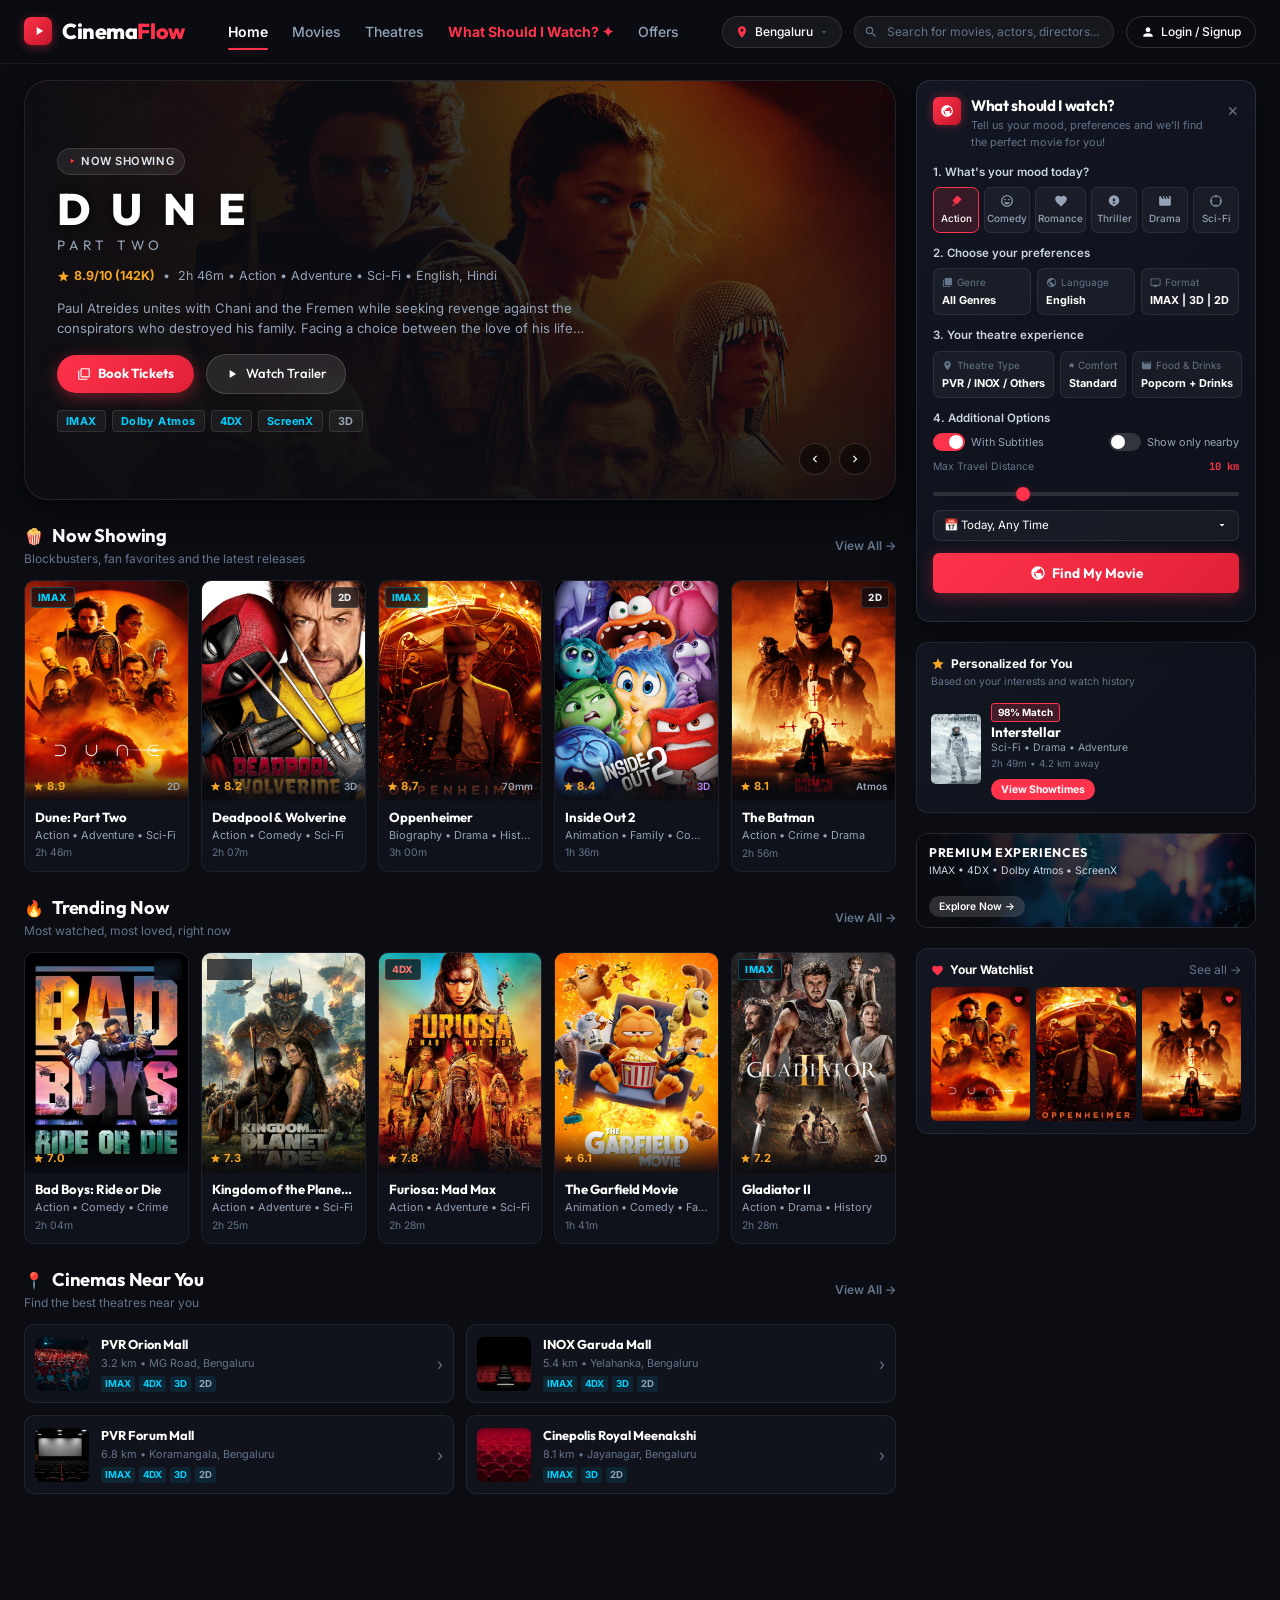
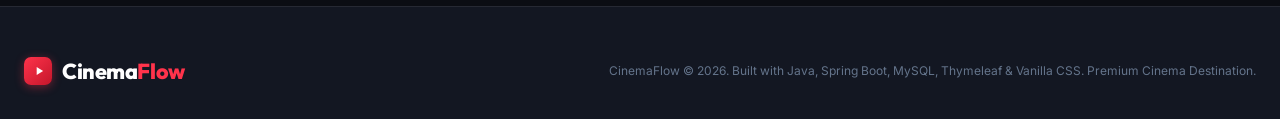
<file: classes/static/index.html>
<!DOCTYPE html>
<html lang="en">
<head>
  <meta charset="UTF-8">
  <meta name="viewport" content="width=device-width, initial-scale=1.0">
  <title>CinemaFlow — Curated Movie Discovery &amp; Ticket Booking</title>
  <meta name="description" content="Discover movies in theatres near you. Filter by genre, format (IMAX, 4DX, 3D), language, and showtimes with CinemaFlow's intelligent cinema dashboard.">

  <!-- Master Design System Stylesheet & Home Dashboard Styles -->
  <link rel="stylesheet" href="css/cinema-flow.css">
  <link rel="stylesheet" href="css/pages/home.css">
</head>
<body style="background-color: var(--cf-bg-base); color: #FFFFFF;">

  <!-- ==========================================================================
       Compact Premium Header
       ========================================================================== -->
  <header class="cf-header-compact">
    <div class="cf-dashboard-container cf-header-compact-inner">
      
      <!-- Brand Logo -->
      <a href="index.html" class="cf-header-brand" aria-label="CinemaFlow Home">
        <div class="cf-header-logo-icon">
          <svg viewBox="0 0 24 24"><path d="M8 5v14l11-7z"/></svg>
        </div>
        <span>Cinema<span class="text-vermilion">Flow</span></span>
      </a>

      <!-- Navigation Links -->
      <nav class="cf-header-nav" aria-label="Main Navigation">
        <a href="index.html" class="cf-header-nav-link is-active">Home</a>
        <a href="#now-showing" class="cf-header-nav-link">Movies</a>
        <a href="#cinemas-near-you" class="cf-header-nav-link">Theatres</a>
        <a href="discover.html" class="cf-header-nav-link" style="color: var(--cf-accent-primary); font-weight: var(--cf-weight-bold);">What Should I Watch? ✦</a>
        <a href="discover.html" class="cf-header-nav-link">Offers</a>
      </nav>

      <!-- Right Actions: City, Search, Login -->
      <div class="cf-header-actions">
        <!-- City Selector Pill -->
        <button class="cf-city-pill-btn" data-modal-open="city-modal" aria-label="Choose City">
          <svg viewBox="0 0 24 24" class="pin"><path d="M12 2C8.13 2 5 5.13 5 9c0 5.25 7 13 7 13s7-7.75 7-13c0-3.87-3.13-7-7-7zm0 9.5a2.5 2.5 0 0 1 0-5 2.5 2.5 0 0 1 0 5z"/></svg>
          <span id="current-city-label">Bengaluru</span>
          <svg viewBox="0 0 24 24" class="arrow"><path d="M7 10l5 5 5-5z"/></svg>
        </button>

        <!-- Search Input -->
        <div class="cf-header-search-wrap">
          <svg viewBox="0 0 24 24"><path d="M15.5 14h-.79l-.28-.27A6.471 6.471 0 0 0 16 9.5 6.5 6.5 0 1 0 9.5 16c1.61 0 3.09-.59 4.23-1.57l.27.28v.79l5 4.99L20.49 19l-4.99-5zm-6 0C7.01 14 5 11.99 5 9.5S7.01 5 9.5 5 14 7.01 14 9.5 11.99 14 9.5 14z"/></svg>
          <input type="text" id="header-search-input" class="cf-header-search-input" placeholder="Search for movies, actors, directors..." aria-label="Search movies">
        </div>

        <!-- Auth Button -->
        <button class="cf-auth-btn-pill" onclick="cfToast.info('User authentication will be configured in Phase 8.', 'Sign In')">
          <svg viewBox="0 0 24 24"><path d="M12 12c2.21 0 4-1.79 4-4s-1.79-4-4-4-4 1.79-4 4 1.79 4 4 4zm0 2c-2.67 0-8 1.34-8 4v2h16v-2c0-2.66-5.33-4-8-4z"/></svg>
          <span>Login / Signup</span>
        </button>
      </div>

    </div>
  </header>

  <!-- ==========================================================================
       Dashboard Main 2-Column Grid
       ========================================================================== -->
  <main class="cf-dashboard-container">
    <div class="cf-dashboard-grid">

      <!-- ======================================================================
           LEFT COLUMN: Main Movie & Cinema Content (~72%)
           ====================================================================== -->
      <div class="cf-main-column">

        <!-- 1. Immersive Hero Spotlight -->
        <section class="cf-hero-banner" aria-label="Hero Spotlight">
          <img id="hero-bg-img" src="images/dune2_hero.jpg" alt="Dune: Part Two" class="cf-hero-bg-img">
          <div class="cf-hero-overlay-dark"></div>

          <div class="cf-hero-body-content">
            <div class="cf-hero-now-badge">
              <svg viewBox="0 0 24 24"><path d="M8 5v14l11-7z"/></svg>
              <span>Now Showing</span>
            </div>

            <h1 class="cf-hero-film-title" id="hero-film-title">D U N E</h1>
            <div class="cf-hero-subtitle-sub" id="hero-film-subtitle">PART TWO</div>

            <div class="cf-hero-meta-row">
              <div class="cf-rating-pill-gold">
                <svg viewBox="0 0 24 24"><path d="M12 17.27L18.18 21l-1.64-7.03L22 9.24l-7.19-.61L12 2 9.19 8.63 2 9.24l5.46 4.73L5.82 21z"/></svg>
                <span id="hero-rating-val">8.9/10 (142K)</span>
              </div>
              <span>•</span>
              <span id="hero-meta-txt">2h 46m • Action • Adventure • Sci-Fi • English, Hindi</span>
            </div>

            <p class="cf-hero-desc" id="hero-synopsis-txt">
              Paul Atreides unites with Chani and the Fremen while seeking revenge against the conspirators who destroyed his family. Facing a choice between the love of his life and the fate of the universe...
            </p>

            <div class="cf-hero-btn-group">
              <a href="design-system.html#seat-section" class="cf-btn-hero-primary">
                <svg viewBox="0 0 24 24" width="14" height="14" fill="currentColor"><path d="M4 6H2v14c0 1.1.9 2 2 2h14v-2H4V6zm16-4H8c-1.1 0-2 .9-2 2v12c0 1.1.9 2 2 2h12c1.1 0 2-.9 2-2V4c0-1.1-.9-2-2-2zm0 14H8V4h12v12z"/></svg>
                <span>Book Tickets</span>
              </a>
              <button class="cf-btn-hero-secondary" onclick="cfToast.info('Opening official 4K IMAX trailer...', 'Trailer Preview')">
                <svg viewBox="0 0 24 24" width="14" height="14" fill="currentColor"><path d="M8 5v14l11-7z"/></svg>
                <span>Watch Trailer</span>
              </button>
            </div>

            <div class="cf-hero-formats-row" id="hero-formats-container">
              <span class="cf-tag-format-pill">IMAX</span>
              <span class="cf-tag-format-pill">Dolby Atmos</span>
              <span class="cf-tag-format-pill">4DX</span>
              <span class="cf-tag-format-pill">ScreenX</span>
              <span class="cf-tag-format-pill" style="color: #94A3B8;">3D</span>
            </div>
          </div>

          <!-- Carousel Controls -->
          <div class="cf-hero-carousel-controls">
            <button class="cf-carousel-arrow-btn" id="hero-prev-btn" aria-label="Previous Slide">
              <svg viewBox="0 0 24 24"><path d="M15.41 7.41L14 6l-6 6 6 6 1.41-1.41L10.83 12z"/></svg>
            </button>
            <button class="cf-carousel-arrow-btn" id="hero-next-btn" aria-label="Next Slide">
              <svg viewBox="0 0 24 24"><path d="M10 6L8.59 7.41 13.17 12l-4.58 4.59L10 18l6-6z"/></svg>
            </button>
          </div>
        </section>

        <!-- 2. Section: Now Showing -->
        <section class="cf-dash-section" id="now-showing">
          <div class="cf-dash-section-header">
            <div>
              <div class="cf-dash-section-title-wrap">
                <span>🍿</span>
                <h2 class="cf-dash-section-title">Now Showing</h2>
              </div>
              <p class="cf-dash-section-sub">Blockbusters, fan favorites and the latest releases</p>
            </div>
            <a href="discover.html" class="cf-dash-view-all">View All →</a>
          </div>

          <!-- 6-Card Compact Rail -->
          <div class="cf-cards-carousel-rail" id="rail-now-showing">
            
            <!-- Card 1: Dune -->
            <a href="design-system.html#seat-section" class="cf-compact-movie-card" data-title="Dune: Part Two" data-genres="Action, Adventure, Sci-Fi">
              <div class="cf-compact-poster-box">
                <img src="images/poster_dune2.jpg" alt="Dune: Part Two" class="cf-compact-poster-img" loading="lazy">
                <span class="cf-poster-top-badge left">IMAX</span>
                <div class="cf-poster-bottom-bar">
                  <div class="cf-compact-rating">
                    <svg viewBox="0 0 24 24"><path d="M12 17.27L18.18 21l-1.64-7.03L22 9.24l-7.19-.61L12 2 9.19 8.63 2 9.24l5.46 4.73L5.82 21z"/></svg>
                    <span>8.9</span>
                  </div>
                  <span class="cf-compact-format-tag">2D</span>
                </div>
              </div>
              <div class="cf-compact-details">
                <div class="cf-compact-title">Dune: Part Two</div>
                <div class="cf-compact-genres">Action • Adventure • Sci-Fi</div>
                <div class="cf-compact-duration">2h 46m</div>
              </div>
            </a>

            <!-- Card 2: Deadpool & Wolverine -->
            <a href="design-system.html#seat-section" class="cf-compact-movie-card" data-title="Deadpool & Wolverine" data-genres="Action, Comedy, Sci-Fi">
              <div class="cf-compact-poster-box">
                <img src="images/poster_deadpool.jpg" alt="Deadpool & Wolverine" class="cf-compact-poster-img" loading="lazy">
                <span class="cf-poster-top-badge dim">2D</span>
                <div class="cf-poster-bottom-bar">
                  <div class="cf-compact-rating">
                    <svg viewBox="0 0 24 24"><path d="M12 17.27L18.18 21l-1.64-7.03L22 9.24l-7.19-.61L12 2 9.19 8.63 2 9.24l5.46 4.73L5.82 21z"/></svg>
                    <span>8.2</span>
                  </div>
                  <span class="cf-compact-format-tag">3D</span>
                </div>
              </div>
              <div class="cf-compact-details">
                <div class="cf-compact-title">Deadpool &amp; Wolverine</div>
                <div class="cf-compact-genres">Action • Comedy • Sci-Fi</div>
                <div class="cf-compact-duration">2h 07m</div>
              </div>
            </a>

            <!-- Card 3: Oppenheimer -->
            <a href="design-system.html#seat-section" class="cf-compact-movie-card" data-title="Oppenheimer" data-genres="Biography, Drama, History">
              <div class="cf-compact-poster-box">
                <img src="images/poster_oppenheimer.jpg" alt="Oppenheimer" class="cf-compact-poster-img" loading="lazy">
                <span class="cf-poster-top-badge left">IMAX</span>
                <div class="cf-poster-bottom-bar">
                  <div class="cf-compact-rating">
                    <svg viewBox="0 0 24 24"><path d="M12 17.27L18.18 21l-1.64-7.03L22 9.24l-7.19-.61L12 2 9.19 8.63 2 9.24l5.46 4.73L5.82 21z"/></svg>
                    <span>8.7</span>
                  </div>
                  <span class="cf-compact-format-tag">70mm</span>
                </div>
              </div>
              <div class="cf-compact-details">
                <div class="cf-compact-title">Oppenheimer</div>
                <div class="cf-compact-genres">Biography • Drama • History</div>
                <div class="cf-compact-duration">3h 00m</div>
              </div>
            </a>

            <!-- Card 4: Inside Out 2 -->
            <a href="design-system.html#seat-section" class="cf-compact-movie-card" data-title="Inside Out 2" data-genres="Animation, Family, Comedy">
              <div class="cf-compact-poster-box">
                <img src="images/poster_insideout2.jpg" alt="Inside Out 2" class="cf-compact-poster-img" loading="lazy">
                <div class="cf-poster-bottom-bar">
                  <div class="cf-compact-rating">
                    <svg viewBox="0 0 24 24"><path d="M12 17.27L18.18 21l-1.64-7.03L22 9.24l-7.19-.61L12 2 9.19 8.63 2 9.24l5.46 4.73L5.82 21z"/></svg>
                    <span>8.4</span>
                  </div>
                  <span class="cf-compact-format-tag" style="color: #C084FC;">3D</span>
                </div>
              </div>
              <div class="cf-compact-details">
                <div class="cf-compact-title">Inside Out 2</div>
                <div class="cf-compact-genres">Animation • Family • Comedy</div>
                <div class="cf-compact-duration">1h 36m</div>
              </div>
            </a>

            <!-- Card 5: The Batman -->
            <a href="design-system.html#seat-section" class="cf-compact-movie-card" data-title="The Batman" data-genres="Action, Crime, Drama">
              <div class="cf-compact-poster-box">
                <img src="images/poster_batman.jpg" alt="The Batman" class="cf-compact-poster-img" loading="lazy">
                <span class="cf-poster-top-badge dim">2D</span>
                <div class="cf-poster-bottom-bar">
                  <div class="cf-compact-rating">
                    <svg viewBox="0 0 24 24"><path d="M12 17.27L18.18 21l-1.64-7.03L22 9.24l-7.19-.61L12 2 9.19 8.63 2 9.24l5.46 4.73L5.82 21z"/></svg>
                    <span>8.1</span>
                  </div>
                  <span class="cf-compact-format-tag">Atmos</span>
                </div>
              </div>
              <div class="cf-compact-details">
                <div class="cf-compact-title">The Batman</div>
                <div class="cf-compact-genres">Action • Crime • Drama</div>
                <div class="cf-compact-duration">2h 56m</div>
              </div>
            </a>

            <!-- Card 6: Mad Max: Fury Road -->
            <a href="design-system.html#seat-section" class="cf-compact-movie-card" data-title="Mad Max: Fury Road" data-genres="Action, Adventure, Sci-Fi">
              <div class="cf-compact-poster-box">
                <img src="images/poster_madmax.jpg" alt="Mad Max: Fury Road" class="cf-compact-poster-img" loading="lazy">
                <span class="cf-poster-top-badge left" style="color: #F87171; border-color: rgba(239, 68, 68, 0.3);">4DX</span>
                <div class="cf-poster-bottom-bar">
                  <div class="cf-compact-rating">
                    <svg viewBox="0 0 24 24"><path d="M12 17.27L18.18 21l-1.64-7.03L22 9.24l-7.19-.61L12 2 9.19 8.63 2 9.24l5.46 4.73L5.82 21z"/></svg>
                    <span>8.4</span>
                  </div>
                  <span class="cf-compact-format-tag">2D</span>
                </div>
              </div>
              <div class="cf-compact-details">
                <div class="cf-compact-title">Mad Max: Fury Road</div>
                <div class="cf-compact-genres">Action • Adventure • Sci-Fi</div>
                <div class="cf-compact-duration">2h 00m</div>
              </div>
            </a>

          </div>
        </section>

        <!-- 3. Section: Trending Now -->
        <section class="cf-dash-section">
          <div class="cf-dash-section-header">
            <div>
              <div class="cf-dash-section-title-wrap">
                <span>🔥</span>
                <h2 class="cf-dash-section-title">Trending Now</h2>
              </div>
              <p class="cf-dash-section-sub">Most watched, most loved, right now</p>
            </div>
            <a href="discover.html" class="cf-dash-view-all">View All →</a>
          </div>

          <!-- 6-Card Compact Rail -->
          <div class="cf-cards-carousel-rail" id="rail-trending-now">
            
            <!-- Trending 1: Bad Boys -->
            <a href="design-system.html#seat-section" class="cf-compact-movie-card" data-title="Bad Boys: Ride or Die" data-genres="Action, Comedy, Crime">
              <div class="cf-compact-poster-box">
                <img src="images/poster_badboys.jpg" alt="Bad Boys" class="cf-compact-poster-img" loading="lazy">
                <span class="cf-poster-top-badge dim">2D</span>
                <div class="cf-poster-bottom-bar">
                  <div class="cf-compact-rating">
                    <svg viewBox="0 0 24 24"><path d="M12 17.27L18.18 21l-1.64-7.03L22 9.24l-7.19-.61L12 2 9.19 8.63 2 9.24l5.46 4.73L5.82 21z"/></svg>
                    <span>7.0</span>
                  </div>
                </div>
              </div>
              <div class="cf-compact-details">
                <div class="cf-compact-title">Bad Boys: Ride or Die</div>
                <div class="cf-compact-genres">Action • Comedy • Crime</div>
                <div class="cf-compact-duration">2h 04m</div>
              </div>
            </a>

            <!-- Trending 2: Kingdom of Planet -->
            <a href="design-system.html#seat-section" class="cf-compact-movie-card" data-title="Kingdom of the Planet of the Apes" data-genres="Action, Adventure, Sci-Fi">
              <div class="cf-compact-poster-box">
                <img src="images/poster_apes.jpg" alt="Kingdom of Planet" class="cf-compact-poster-img" loading="lazy">
                <span class="cf-poster-top-badge left">IMAX</span>
                <div class="cf-poster-bottom-bar">
                  <div class="cf-compact-rating">
                    <svg viewBox="0 0 24 24"><path d="M12 17.27L18.18 21l-1.64-7.03L22 9.24l-7.19-.61L12 2 9.19 8.63 2 9.24l5.46 4.73L5.82 21z"/></svg>
                    <span>7.3</span>
                  </div>
                </div>
              </div>
              <div class="cf-compact-details">
                <div class="cf-compact-title">Kingdom of the Planet...</div>
                <div class="cf-compact-genres">Action • Adventure • Sci-Fi</div>
                <div class="cf-compact-duration">2h 25m</div>
              </div>
            </a>

            <!-- Trending 3: Furiosa -->
            <a href="design-system.html#seat-section" class="cf-compact-movie-card" data-title="Furiosa: A Mad Max Saga" data-genres="Action, Adventure, Sci-Fi">
              <div class="cf-compact-poster-box">
                <img src="images/poster_furiosa.jpg" alt="Furiosa" class="cf-compact-poster-img" loading="lazy">
                <span class="cf-poster-top-badge left" style="color: #F87171; border-color: rgba(239, 68, 68, 0.3);">4DX</span>
                <div class="cf-poster-bottom-bar">
                  <div class="cf-compact-rating">
                    <svg viewBox="0 0 24 24"><path d="M12 17.27L18.18 21l-1.64-7.03L22 9.24l-7.19-.61L12 2 9.19 8.63 2 9.24l5.46 4.73L5.82 21z"/></svg>
                    <span>7.8</span>
                  </div>
                </div>
              </div>
              <div class="cf-compact-details">
                <div class="cf-compact-title">Furiosa: Mad Max</div>
                <div class="cf-compact-genres">Action • Adventure • Sci-Fi</div>
                <div class="cf-compact-duration">2h 28m</div>
              </div>
            </a>

            <!-- Trending 4: The Garfield Movie -->
            <a href="design-system.html#seat-section" class="cf-compact-movie-card" data-title="The Garfield Movie" data-genres="Animation, Comedy, Family">
              <div class="cf-compact-poster-box">
                <img src="images/poster_garfield.jpg" alt="The Garfield Movie" class="cf-compact-poster-img" loading="lazy">
                <div class="cf-poster-bottom-bar">
                  <div class="cf-compact-rating">
                    <svg viewBox="0 0 24 24"><path d="M12 17.27L18.18 21l-1.64-7.03L22 9.24l-7.19-.61L12 2 9.19 8.63 2 9.24l5.46 4.73L5.82 21z"/></svg>
                    <span>6.1</span>
                  </div>
                </div>
              </div>
              <div class="cf-compact-details">
                <div class="cf-compact-title">The Garfield Movie</div>
                <div class="cf-compact-genres">Animation • Comedy • Family</div>
                <div class="cf-compact-duration">1h 41m</div>
              </div>
            </a>

            <!-- Trending 5: Gladiator II -->
            <a href="design-system.html#seat-section" class="cf-compact-movie-card" data-title="Gladiator II" data-genres="Action, Drama, History">
              <div class="cf-compact-poster-box">
                <img src="images/poster_gladiator2.jpg" alt="Gladiator II" class="cf-compact-poster-img" loading="lazy">
                <span class="cf-poster-top-badge left">IMAX</span>
                <div class="cf-poster-bottom-bar">
                  <div class="cf-compact-rating">
                    <svg viewBox="0 0 24 24"><path d="M12 17.27L18.18 21l-1.64-7.03L22 9.24l-7.19-.61L12 2 9.19 8.63 2 9.24l5.46 4.73L5.82 21z"/></svg>
                    <span>7.2</span>
                  </div>
                  <span class="cf-compact-format-tag">2D</span>
                </div>
              </div>
              <div class="cf-compact-details">
                <div class="cf-compact-title">Gladiator II</div>
                <div class="cf-compact-genres">Action • Drama • History</div>
                <div class="cf-compact-duration">2h 28m</div>
              </div>
            </a>

            <!-- Trending 6: Twisters -->
            <a href="design-system.html#seat-section" class="cf-compact-movie-card" data-title="Twisters" data-genres="Action, Adventure, Thriller">
              <div class="cf-compact-poster-box">
                <img src="images/poster_twisters.jpg" alt="Twisters" class="cf-compact-poster-img" loading="lazy">
                <div class="cf-poster-bottom-bar">
                  <div class="cf-compact-rating">
                    <svg viewBox="0 0 24 24"><path d="M12 17.27L18.18 21l-1.64-7.03L22 9.24l-7.19-.61L12 2 9.19 8.63 2 9.24l5.46 4.73L5.82 21z"/></svg>
                    <span>6.6</span>
                  </div>
                </div>
              </div>
              <div class="cf-compact-details">
                <div class="cf-compact-title">Twisters</div>
                <div class="cf-compact-genres">Action • Adventure • Thriller</div>
                <div class="cf-compact-duration">2h 02m</div>
              </div>
            </a>

          </div>
        </section>

        <!-- 4. Section: Cinemas Near You (4 Horizontal Cards) -->
        <section class="cf-dash-section" id="cinemas-near-you">
          <div class="cf-dash-section-header">
            <div>
              <div class="cf-dash-section-title-wrap">
                <span>📍</span>
                <h2 class="cf-dash-section-title">Cinemas Near You</h2>
              </div>
              <p class="cf-dash-section-sub">Find the best theatres near you</p>
            </div>
            <a href="discover.html" class="cf-dash-view-all">View All →</a>
          </div>

          <div class="cf-theatres-dash-grid">
            
            <!-- Theatre 1: PVR Orion Mall -->
            <a href="discover.html" class="cf-dash-theatre-card">
              <img src="images/theatre_orion.jpg" alt="PVR Orion" class="cf-dash-theatre-thumb">
              <div class="cf-dash-theatre-info">
                <div class="cf-dash-theatre-name">PVR Orion Mall</div>
                <div class="cf-dash-theatre-dist">3.2 km • MG Road, Bengaluru</div>
                <div class="cf-dash-theatre-formats">
                  <span class="cf-dash-fmt-pill">IMAX</span>
                  <span class="cf-dash-fmt-pill">4DX</span>
                  <span class="cf-dash-fmt-pill">3D</span>
                  <span class="cf-dash-fmt-pill" style="color: #94A3B8;">2D</span>
                </div>
              </div>
              <div class="cf-dash-theatre-arrow">›</div>
            </a>

            <!-- Theatre 2: INOX Garuda Mall -->
            <a href="discover.html" class="cf-dash-theatre-card">
              <img src="images/theatre_garuda.jpg" alt="INOX Garuda" class="cf-dash-theatre-thumb">
              <div class="cf-dash-theatre-info">
                <div class="cf-dash-theatre-name">INOX Garuda Mall</div>
                <div class="cf-dash-theatre-dist">5.4 km • Yelahanka, Bengaluru</div>
                <div class="cf-dash-theatre-formats">
                  <span class="cf-dash-fmt-pill">IMAX</span>
                  <span class="cf-dash-fmt-pill">4DX</span>
                  <span class="cf-dash-fmt-pill">3D</span>
                  <span class="cf-dash-fmt-pill" style="color: #94A3B8;">2D</span>
                </div>
              </div>
              <div class="cf-dash-theatre-arrow">›</div>
            </a>

            <!-- Theatre 3: PVR Forum Mall -->
            <a href="discover.html" class="cf-dash-theatre-card">
              <img src="images/theatre_forum.jpg" alt="PVR Forum" class="cf-dash-theatre-thumb">
              <div class="cf-dash-theatre-info">
                <div class="cf-dash-theatre-name">PVR Forum Mall</div>
                <div class="cf-dash-theatre-dist">6.8 km • Koramangala, Bengaluru</div>
                <div class="cf-dash-theatre-formats">
                  <span class="cf-dash-fmt-pill">IMAX</span>
                  <span class="cf-dash-fmt-pill">4DX</span>
                  <span class="cf-dash-fmt-pill">3D</span>
                  <span class="cf-dash-fmt-pill" style="color: #94A3B8;">2D</span>
                </div>
              </div>
              <div class="cf-dash-theatre-arrow">›</div>
            </a>

            <!-- Theatre 4: Cinepolis Royal Meenakshi -->
            <a href="discover.html" class="cf-dash-theatre-card">
              <img src="images/theatre_meenakshi.jpg" alt="Cinepolis Meenakshi" class="cf-dash-theatre-thumb">
              <div class="cf-dash-theatre-info">
                <div class="cf-dash-theatre-name">Cinepolis Royal Meenakshi</div>
                <div class="cf-dash-theatre-dist">8.1 km • Jayanagar, Bengaluru</div>
                <div class="cf-dash-theatre-formats">
                  <span class="cf-dash-fmt-pill">IMAX</span>
                  <span class="cf-dash-fmt-pill">3D</span>
                  <span class="cf-dash-fmt-pill" style="color: #94A3B8;">2D</span>
                </div>
              </div>
              <div class="cf-dash-theatre-arrow">›</div>
            </a>

          </div>
        </section>

      </div><!-- End Main Column -->


      <!-- ======================================================================
           RIGHT COLUMN: Discovery Panel & Curated Widgets (~28%)
           ====================================================================== -->
      <aside class="cf-discovery-sidebar">

        <!-- 1. "What should I watch?" Interactive Panel -->
        <div class="cf-side-discover-card" id="side-discovery-widget">
          
          <div class="cf-side-discover-header">
            <div class="cf-side-discover-icon">
              <svg viewBox="0 0 24 24"><path d="M12 2C6.48 2 2 6.48 2 12s4.48 10 10 10 10-4.48 10-10S17.52 2 12 2zm1 17.93c-3.95-.49-7-3.85-7-7.93 0-.62.08-1.21.21-1.79L9 15v1c0 1.1.9 2 2 2v1.93zm6.9-2.54c-.26-.81-1-1.39-1.9-1.39h-1v-3c0-.55-.45-1-1-1H8v-2h2c.55 0 1-.45 1-1V7h2c1.1 0 2-.9 2-2v-.41c2.93 1.19 5 4.06 5 7.41 0 2.08-.8 3.97-2.1 5.39z"/></svg>
            </div>
            <div>
              <h3 class="cf-side-discover-title">What should I watch?</h3>
              <p class="cf-side-discover-sub">Tell us your mood, preferences and we'll find the perfect movie for you!</p>
            </div>
            <button class="cf-side-discover-close" onclick="cfToast.info('You can minimize or expand the discovery card at any time.', 'Discovery Mode')" aria-label="Toggle">×</button>
          </div>

          <!-- 1. What's your mood today? -->
          <div class="cf-side-group">
            <div class="cf-side-group-label">1. What's your mood today?</div>
            <div class="cf-mood-chips-row">
              <button class="cf-mood-chip is-selected" data-mood="Action" type="button">
                <svg viewBox="0 0 24 24"><path d="M14.5 2.5l7 7-8.5 8.5-7-7 8.5-8.5zm-5 13l-4 4 1.5 1.5 4-4-1.5-1.5z"/></svg>
                <span>Action</span>
              </button>
              <button class="cf-mood-chip" data-mood="Comedy" type="button">
                <svg viewBox="0 0 24 24"><path d="M11.99 2C6.47 2 2 6.48 2 12s4.47 10 9.99 10C17.52 22 22 17.52 22 12S17.52 2 11.99 2zM12 20c-4.42 0-8-3.58-8-8s3.58-8 8-8 8 3.58 8 8-3.58 8-8 8zm3.5-9c.83 0 1.5-.67 1.5-1.5S16.33 8 15.5 8 14 8.67 14 9.5s.67 1.5 1.5 1.5zm-7 0c.83 0 1.5-.67 1.5-1.5S9.33 8 8.5 8 7 8.67 7 9.5 7.67 11 8.5 11zm3.5 6.5c2.33 0 4.31-1.46 5.11-3.5H6.89c.8 2.04 2.78 3.5 5.11 3.5z"/></svg>
                <span>Comedy</span>
              </button>
              <button class="cf-mood-chip" data-mood="Romance" type="button">
                <svg viewBox="0 0 24 24"><path d="M12 21.35l-1.45-1.32C5.4 15.36 2 12.28 2 8.5 2 5.42 4.42 3 7.5 3c1.74 0 3.41.81 4.5 2.09C13.09 3.81 14.76 3 16.5 3 19.58 3 22 5.42 22 8.5c0 3.78-3.4 6.86-8.55 11.54L12 21.35z"/></svg>
                <span>Romance</span>
              </button>
              <button class="cf-mood-chip" data-mood="Thriller" type="button">
                <svg viewBox="0 0 24 24"><path d="M12 2a9 9 0 0 0-9 9c0 4.17 2.84 7.67 6.69 8.69L12 22l2.31-2.31C18.16 18.67 21 15.17 21 11a9 9 0 0 0-9-9zm-2 14.5v-2h4v2h-4zm0-4v-5h4v5h-4z"/></svg>
                <span>Thriller</span>
              </button>
              <button class="cf-mood-chip" data-mood="Drama" type="button">
                <svg viewBox="0 0 24 24"><path d="M18 4l2 4h-3l-2-4h-2l2 4h-3l-2-4H8l2 4H7L5 4H4c-1.1 0-1.99.9-1.99 2L2 18c0 1.1.9 2 2 2h16c1.1 0 2-.9 2-2V4h-4z"/></svg>
                <span>Drama</span>
              </button>
              <button class="cf-mood-chip" data-mood="Sci-Fi" type="button">
                <svg viewBox="0 0 24 24"><path d="M12 2a10 10 0 1 0 10 10A10 10 0 0 0 12 2zm1 17.93V18h-2v1.93A8 8 0 0 1 4.07 13H6v-2H4.07A8 8 0 0 1 11 4.07V6h2V4.07A8 8 0 0 1 19.93 11H18v2h1.93A8 8 0 0 1 13 19.93z"/></svg>
                <span>Sci-Fi</span>
              </button>
            </div>
          </div>

          <!-- 2. Choose your preferences -->
          <div class="cf-side-group">
            <div class="cf-side-group-label">2. Choose your preferences</div>
            <div class="cf-pref-cards-row">
              <div class="cf-side-pref-box" id="box-genre" title="Click to cycle genre">
                <div class="cf-pref-box-top">
                  <svg viewBox="0 0 24 24"><path d="M4 6H2v14c0 1.1.9 2 2 2h14v-2H4V6zm16-4H8c-1.1 0-2 .9-2 2v12c0 1.1.9 2 2 2h12c1.1 0 2-.9 2-2V4c0-1.1-.9-2-2-2z"/></svg>
                  <span>Genre</span>
                </div>
                <div class="cf-pref-box-val">All Genres</div>
              </div>

              <div class="cf-side-pref-box" id="box-lang" title="Click to cycle language">
                <div class="cf-pref-box-top">
                  <svg viewBox="0 0 24 24"><path d="M12 2C6.48 2 2 6.48 2 12s4.48 10 10 10 10-4.48 10-10S17.52 2 12 2zm-1 17.93c-3.95-.49-7-3.85-7-7.93 0-.62.08-1.21.21-1.79L9 15v1c0 1.1.9 2 2 2v1.93zm6.9-2.54c-.26-.81-1-1.39-1.9-1.39h-1v-3c0-.55-.45-1-1-1H8v-2h2c.55 0 1-.45 1-1V7h2c1.1 0 2-.9 2-2v-.41c2.93 1.19 5 4.06 5 7.41 0 2.08-.8 3.97-2.1 5.39z"/></svg>
                  <span>Language</span>
                </div>
                <div class="cf-pref-box-val">English</div>
              </div>

              <div class="cf-side-pref-box" id="box-format" title="Click to cycle format">
                <div class="cf-pref-box-top">
                  <svg viewBox="0 0 24 24"><path d="M21 3H3c-1.1 0-2 .9-2 2v12c0 1.1.9 2 2 2h5v2h8v-2h5c1.1 0 1.99-.9 1.99-2L23 5c0-1.1-.9-2-2-2zm0 14H3V5h18v12z"/></svg>
                  <span>Format</span>
                </div>
                <div class="cf-pref-box-val">IMAX | 3D | 2D</div>
              </div>
            </div>
          </div>

          <!-- 3. Your theatre experience -->
          <div class="cf-side-group">
            <div class="cf-side-group-label">3. Your theatre experience</div>
            <div class="cf-pref-cards-row">
              <div class="cf-side-pref-box" id="box-theatre-type" title="Click to cycle theatre brand">
                <div class="cf-pref-box-top">
                  <svg viewBox="0 0 24 24"><path d="M12 2C8.13 2 5 5.13 5 9c0 5.25 7 13 7 13s7-7.75 7-13c0-3.87-3.13-7-7-7zm0 9.5a2.5 2.5 0 0 1 0-5 2.5 2.5 0 0 1 0 5z"/></svg>
                  <span>Theatre Type</span>
                </div>
                <div class="cf-pref-box-val">PVR / INOX / Others</div>
              </div>

              <div class="cf-side-pref-box" id="box-comfort" title="Click to cycle comfort">
                <div class="cf-pref-box-top">
                  <svg viewBox="0 0 24 24"><path d="M4 18v3h3v-3h10v3h3v-3h1a2 2 0 0 0 2-2V9a2 2 0 0 0-2-2h-1V4a2 2 0 0 0-2-2H7a2 2 0 0 0-2 2v3H4a2 2 0 0 0-2 2v7a2 2 0 0 0 2 2h1z"/></svg>
                  <span>Comfort</span>
                </div>
                <div class="cf-pref-box-val">Standard</div>
              </div>

              <div class="cf-side-pref-box" id="box-food" title="Click to cycle dining">
                <div class="cf-pref-box-top">
                  <svg viewBox="0 0 24 24"><path d="M18 4l2 4h-3l-2-4h-2l2 4h-3l-2-4H8l2 4H7L5 4H4c-1.1 0-1.99.9-1.99 2L2 18c0 1.1.9 2 2 2h16c1.1 0 2-.9 2-2V4h-4z"/></svg>
                  <span>Food &amp; Drinks</span>
                </div>
                <div class="cf-pref-box-val">Popcorn + Drinks</div>
              </div>
            </div>
          </div>

          <!-- 4. Additional Options: Switches & Distance -->
          <div class="cf-side-group">
            <div class="cf-side-group-label">4. Additional Options</div>
            
            <div class="cf-toggles-row">
              <label class="cf-toggle-item">
                <span class="cf-switch">
                  <input type="checkbox" id="toggle-subtitles" checked>
                  <span class="cf-slider-round"></span>
                </span>
                <span>With Subtitles</span>
              </label>

              <label class="cf-toggle-item">
                <span class="cf-switch">
                  <input type="checkbox" id="toggle-nearby">
                  <span class="cf-slider-round"></span>
                </span>
                <span>Show only nearby</span>
              </label>
            </div>

            <!-- Travel Distance Slider -->
            <div class="cf-side-slider-box">
              <div class="cf-side-slider-meta">
                <span>Max Travel Distance</span>
                <span class="cf-side-slider-val" id="side-distance-val">10 km</span>
              </div>
              <input type="range" class="cf-side-range" id="side-distance-slider" min="2" max="30" value="10">
            </div>

            <!-- Date & Time Button -->
            <button class="cf-side-date-btn" id="side-date-btn" type="button">
              <span>📅 Today, Any Time</span>
              <svg viewBox="0 0 24 24" width="12" height="12" fill="currentColor"><path d="M7 10l5 5 5-5z"/></svg>
            </button>

            <!-- Find My Movie CTA Button -->
            <button class="cf-btn-find-exp" id="side-find-btn" type="button">
              <svg viewBox="0 0 24 24" width="16" height="16" fill="currentColor"><path d="M12 2C6.48 2 2 6.48 2 12s4.48 10 10 10 10-4.48 10-10S17.52 2 12 2zm1 17.93c-3.95-.49-7-3.85-7-7.93 0-.62.08-1.21.21-1.79L9 15v1c0 1.1.9 2 2 2v1.93zm6.9-2.54c-.26-.81-1-1.39-1.9-1.39h-1v-3c0-.55-.45-1-1-1H8v-2h2c.55 0 1-.45 1-1V7h2c1.1 0 2-.9 2-2v-.41c2.93 1.19 5 4.06 5 7.41 0 2.08-.8 3.97-2.1 5.39z"/></svg>
              <span>Find My Movie</span>
            </button>
          </div>

        </div>

        <!-- 2. "Personalized for You" Card -->
        <div class="cf-card-personalized">
          <div class="cf-pers-header">
            <svg viewBox="0 0 24 24"><path d="M12 17.27L18.18 21l-1.64-7.03L22 9.24l-7.19-.61L12 2 9.19 8.63 2 9.24l5.46 4.73L5.82 21z"/></svg>
            <span>Personalized for You</span>
          </div>
          <p class="cf-pers-sub">Based on your interests and watch history</p>

          <div class="cf-pers-content-row">
            <img src="images/poster_interstellar.jpg" alt="Interstellar" class="cf-pers-poster-thumb">
            <div class="cf-pers-info">
              <span class="cf-pers-match-pill">98% Match</span>
              <div class="cf-pers-title">Interstellar</div>
              <div class="cf-pers-genres">Sci-Fi • Drama • Adventure</div>
              <div class="cf-pers-meta">2h 49m • 4.2 km away</div>
              <a href="design-system.html#seat-section" class="cf-btn-pers-showtimes">View Showtimes</a>
            </div>
          </div>
        </div>

        <!-- 3. "Premium Experiences" Visual Card -->
        <div class="cf-card-prem-exp">
          <img src="images/premium_auditorium.jpg" alt="Luxury Cinema" class="cf-prem-bg-img">
          <div class="cf-prem-content">
            <div>
              <div class="cf-prem-title">Premium Experiences</div>
              <div class="cf-prem-fmts">IMAX • 4DX • Dolby Atmos • ScreenX</div>
            </div>
            <a href="discover.html" class="cf-prem-btn">Explore Now →</a>
          </div>
        </div>

        <!-- 4. "Your Watchlist" Card -->
        <div class="cf-card-watchlist">
          <div class="cf-watch-header">
            <div class="cf-watch-title-wrap">
              <svg viewBox="0 0 24 24"><path d="M12 21.35l-1.45-1.32C5.4 15.36 2 12.28 2 8.5 2 5.42 4.42 3 7.5 3c1.74 0 3.41.81 4.5 2.09C13.09 3.81 14.76 3 16.5 3 19.58 3 22 5.42 22 8.5c0 3.78-3.4 6.86-8.55 11.54L12 21.35z"/></svg>
              <span>Your Watchlist</span>
            </div>
            <a href="discover.html" class="caption text-muted" style="text-decoration: none;">See all →</a>
          </div>

          <div class="cf-watch-grid">
            <div class="cf-watch-thumb-item">
              <img src="images/poster_dune2.jpg" alt="Dune 2" class="cf-watch-thumb-img">
              <div class="cf-watch-heart-overlay"><svg viewBox="0 0 24 24"><path d="M12 21.35l-1.45-1.32C5.4 15.36 2 12.28 2 8.5 2 5.42 4.42 3 7.5 3c1.74 0 3.41.81 4.5 2.09C13.09 3.81 14.76 3 16.5 3 19.58 3 22 5.42 22 8.5c0 3.78-3.4 6.86-8.55 11.54L12 21.35z"/></svg></div>
            </div>
            <div class="cf-watch-thumb-item">
              <img src="images/poster_oppenheimer.jpg" alt="Oppenheimer" class="cf-watch-thumb-img">
              <div class="cf-watch-heart-overlay"><svg viewBox="0 0 24 24"><path d="M12 21.35l-1.45-1.32C5.4 15.36 2 12.28 2 8.5 2 5.42 4.42 3 7.5 3c1.74 0 3.41.81 4.5 2.09C13.09 3.81 14.76 3 16.5 3 19.58 3 22 5.42 22 8.5c0 3.78-3.4 6.86-8.55 11.54L12 21.35z"/></svg></div>
            </div>
            <div class="cf-watch-thumb-item">
              <img src="images/poster_batman.jpg" alt="The Batman" class="cf-watch-thumb-img">
              <div class="cf-watch-heart-overlay"><svg viewBox="0 0 24 24"><path d="M12 21.35l-1.45-1.32C5.4 15.36 2 12.28 2 8.5 2 5.42 4.42 3 7.5 3c1.74 0 3.41.81 4.5 2.09C13.09 3.81 14.76 3 16.5 3 19.58 3 22 5.42 22 8.5c0 3.78-3.4 6.86-8.55 11.54L12 21.35z"/></svg></div>
            </div>
          </div>
        </div>

      </aside><!-- End Right Column -->

    </div>
  </main>

  <!-- ==========================================================================
       City Selection Modal Dialog (Visual Landmark Target)
       ========================================================================== -->
  <div class="cf-modal-backdrop" id="city-modal">
    <div class="cf-modal cf-modal-city-picker" role="dialog" aria-modal="true" aria-labelledby="city-modal-title">
      <div class="cf-modal-header">
        <div>
          <h3 class="cf-modal-city-title" id="city-modal-title">Select Your City</h3>
          <p class="cf-modal-city-sub">Choose where you want to watch</p>
        </div>
        <button class="cf-modal-close" data-modal-close aria-label="Close dialog">
          <svg viewBox="0 0 24 24"><path d="M19 6.41L17.59 5 12 10.59 6.41 5 5 6.41 10.59 12 5 17.59 6.41 19 12 13.41 17.59 19 19 17.59 13.41 12z"/></svg>
        </button>
      </div>

      <div class="cf-modal-body" style="padding: 16px 22px;">
        <div class="cf-city-search-box">
          <svg viewBox="0 0 24 24" class="cf-city-search-icon"><path d="M15.5 14h-.79l-.28-.27A6.471 6.471 0 0 0 16 9.5 6.5 6.5 0 1 0 9.5 16c1.61 0 3.09-.59 4.23-1.57l.27.28v.79l5 4.99L20.49 19l-4.99-5zm-6 0C7.01 14 5 11.99 5 9.5S7.01 5 9.5 5 14 7.01 14 9.5 11.99 14 9.5 14z"/></svg>
          <input type="text" id="city-search-input" class="cf-city-search-input" placeholder="Search your city or region..." aria-label="Search city or region">
        </div>

        <div class="cf-city-section-heading">POPULAR CITIES</div>
        
        <div class="cf-city-grid" id="city-selection-list">
          
          <!-- City 1: Bengaluru -->
          <button class="cf-city-card is-active" data-city-id="bengaluru" data-city-name="Bengaluru" type="button">
            <div class="cf-city-card-img-wrap">
              <img src="images/city_bengaluru.jpg" alt="Bengaluru Landmark" class="cf-city-card-img" loading="lazy">
              <div class="cf-city-check-badge">
                <svg viewBox="0 0 24 24"><path d="M9 16.17L4.83 12l-1.42 1.41L9 19 21 7l-1.41-1.41z"/></svg>
              </div>
            </div>
            <div class="cf-city-card-content">
              <span class="cf-city-card-name">Bengaluru</span>
              <span class="cf-city-card-state">Karnataka</span>
            </div>
          </button>

          <!-- City 2: Mumbai -->
          <button class="cf-city-card" data-city-id="mumbai" data-city-name="Mumbai" type="button">
            <div class="cf-city-card-img-wrap">
              <img src="images/city_mumbai.jpg" alt="Mumbai Gateway of India" class="cf-city-card-img" loading="lazy">
              <div class="cf-city-check-badge">
                <svg viewBox="0 0 24 24"><path d="M9 16.17L4.83 12l-1.42 1.41L9 19 21 7l-1.41-1.41z"/></svg>
              </div>
            </div>
            <div class="cf-city-card-content">
              <span class="cf-city-card-name">Mumbai</span>
              <span class="cf-city-card-state">Maharashtra</span>
            </div>
          </button>

          <!-- City 3: Delhi NCR -->
          <button class="cf-city-card" data-city-id="delhi" data-city-name="Delhi NCR" type="button">
            <div class="cf-city-card-img-wrap">
              <img src="images/city_delhi.jpg" alt="Delhi India Gate" class="cf-city-card-img" loading="lazy">
              <div class="cf-city-check-badge">
                <svg viewBox="0 0 24 24"><path d="M9 16.17L4.83 12l-1.42 1.41L9 19 21 7l-1.41-1.41z"/></svg>
              </div>
            </div>
            <div class="cf-city-card-content">
              <span class="cf-city-card-name">Delhi NCR</span>
              <span class="cf-city-card-state">National Capital Region</span>
            </div>
          </button>

          <!-- City 4: Hyderabad -->
          <button class="cf-city-card" data-city-id="hyderabad" data-city-name="Hyderabad" type="button">
            <div class="cf-city-card-img-wrap">
              <img src="images/city_hyderabad.jpg" alt="Hyderabad Charminar" class="cf-city-card-img" loading="lazy">
              <div class="cf-city-check-badge">
                <svg viewBox="0 0 24 24"><path d="M9 16.17L4.83 12l-1.42 1.41L9 19 21 7l-1.41-1.41z"/></svg>
              </div>
            </div>
            <div class="cf-city-card-content">
              <span class="cf-city-card-name">Hyderabad</span>
              <span class="cf-city-card-state">Telangana</span>
            </div>
          </button>

          <!-- City 5: Chennai -->
          <button class="cf-city-card" data-city-id="chennai" data-city-name="Chennai" type="button">
            <div class="cf-city-card-img-wrap">
              <img src="images/city_chennai.jpg" alt="Chennai Central Landmark" class="cf-city-card-img" loading="lazy">
              <div class="cf-city-check-badge">
                <svg viewBox="0 0 24 24"><path d="M9 16.17L4.83 12l-1.42 1.41L9 19 21 7l-1.41-1.41z"/></svg>
              </div>
            </div>
            <div class="cf-city-card-content">
              <span class="cf-city-card-name">Chennai</span>
              <span class="cf-city-card-state">Tamil Nadu</span>
            </div>
          </button>

          <!-- City 6: Pune -->
          <button class="cf-city-card" data-city-id="pune" data-city-name="Pune" type="button">
            <div class="cf-city-card-img-wrap">
              <img src="images/city_pune.jpg" alt="Pune Shaniwar Wada" class="cf-city-card-img" loading="lazy">
              <div class="cf-city-check-badge">
                <svg viewBox="0 0 24 24"><path d="M9 16.17L4.83 12l-1.42 1.41L9 19 21 7l-1.41-1.41z"/></svg>
              </div>
            </div>
            <div class="cf-city-card-content">
              <span class="cf-city-card-name">Pune</span>
              <span class="cf-city-card-state">Maharashtra</span>
            </div>
          </button>

          <!-- City 7: Kolkata -->
          <button class="cf-city-card" data-city-id="kolkata" data-city-name="Kolkata" type="button">
            <div class="cf-city-card-img-wrap">
              <img src="images/city_kolkata.jpg" alt="Kolkata Howrah Bridge" class="cf-city-card-img" loading="lazy">
              <div class="cf-city-check-badge">
                <svg viewBox="0 0 24 24"><path d="M9 16.17L4.83 12l-1.42 1.41L9 19 21 7l-1.41-1.41z"/></svg>
              </div>
            </div>
            <div class="cf-city-card-content">
              <span class="cf-city-card-name">Kolkata</span>
              <span class="cf-city-card-state">West Bengal</span>
            </div>
          </button>

          <!-- City 8: Ahmedabad -->
          <button class="cf-city-card" data-city-id="ahmedabad" data-city-name="Ahmedabad" type="button">
            <div class="cf-city-card-img-wrap">
              <img src="images/city_ahmedabad.jpg" alt="Ahmedabad Landmark" class="cf-city-card-img" loading="lazy">
              <div class="cf-city-check-badge">
                <svg viewBox="0 0 24 24"><path d="M9 16.17L4.83 12l-1.42 1.41L9 19 21 7l-1.41-1.41z"/></svg>
              </div>
            </div>
            <div class="cf-city-card-content">
              <span class="cf-city-card-name">Ahmedabad</span>
              <span class="cf-city-card-state">Gujarat</span>
            </div>
          </button>

        </div>
      </div>

      <div class="cf-modal-footer" style="padding: 12px 22px; justify-content: space-between;">
        <span class="cf-modal-footer-note">📍 Showing screens &amp; showtimes for selected city</span>
        <button class="cf-btn cf-btn-ghost" data-modal-close>Close</button>
      </div>
    </div>
  </div>

  <!-- Global Footer -->
  <footer class="cf-footer" style="margin-top: var(--cf-space-10);">
    <div class="cf-dashboard-container cf-flex cf-justify-between cf-items-center cf-flex-wrap cf-gap-4">
      <div class="cf-header-brand">
        <div class="cf-header-logo-icon">
          <svg viewBox="0 0 24 24"><path d="M8 5v14l11-7z"/></svg>
        </div>
        <span>Cinema<span class="text-vermilion">Flow</span></span>
      </div>
      <div class="caption text-muted">
        CinemaFlow © 2026. Built with Java, Spring Boot, MySQL, Thymeleaf &amp; Vanilla CSS. Premium Cinema Destination.
      </div>
    </div>
  </footer>

  <!-- Core JavaScript Modules -->
  <script src="js/core/toast.js"></script>
  <script src="js/core/modal.js"></script>
  <script src="js/core/api-client.js"></script>
  <script src="js/pages/home.js"></script>
</body>
</html>
</file>
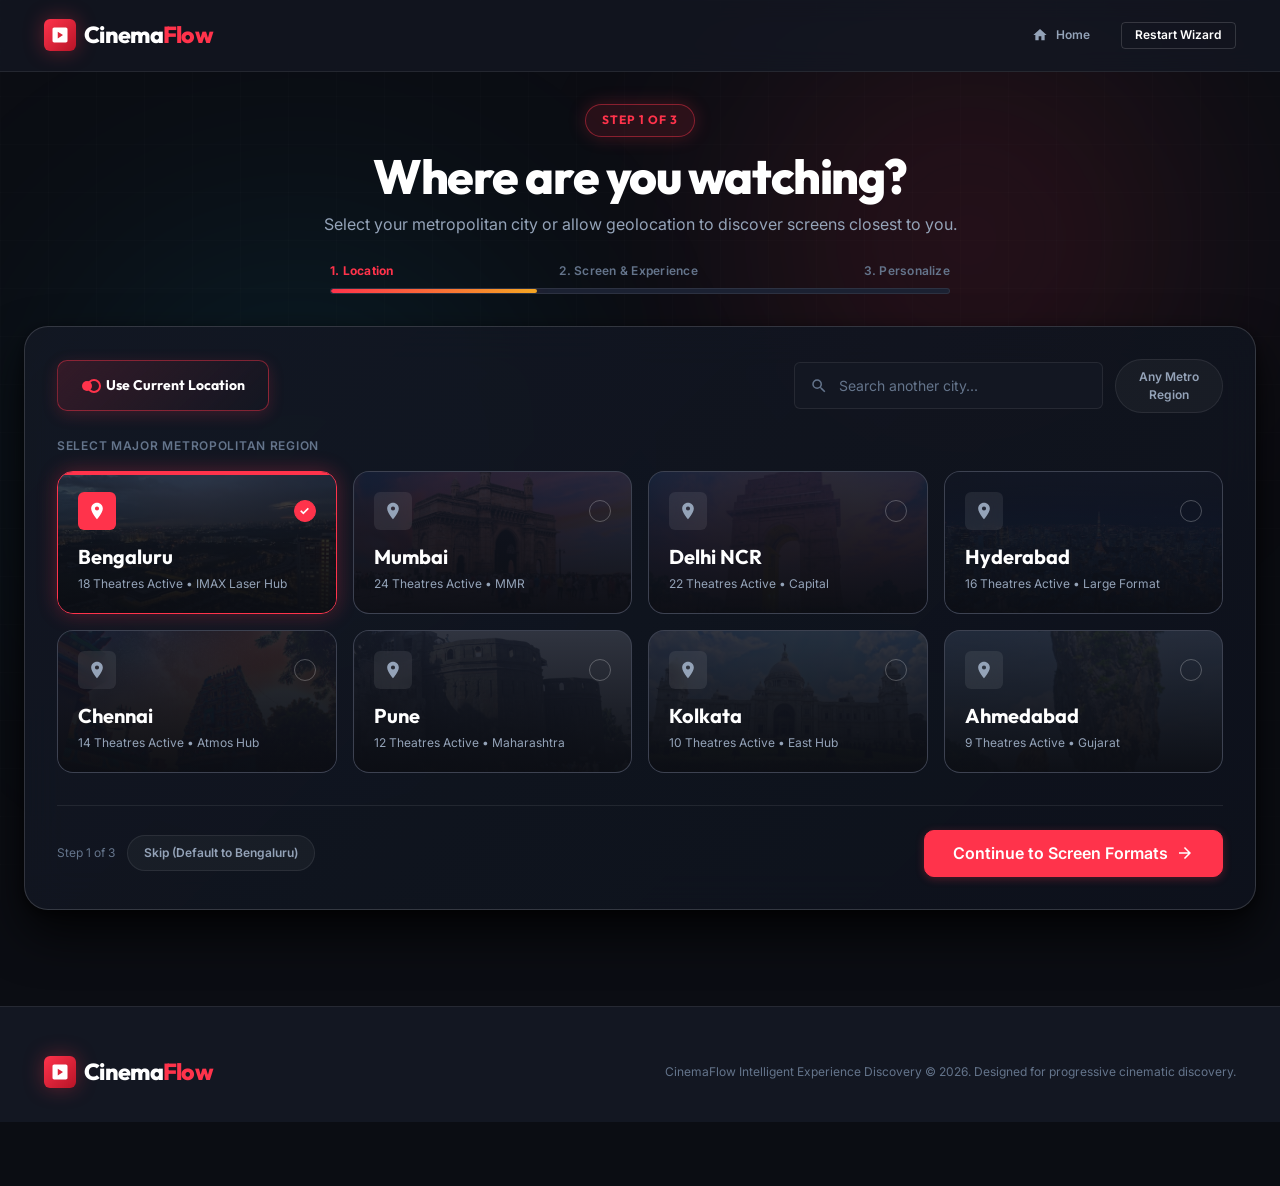
<file: classes/static/discover.html>
<!DOCTYPE html>
<html lang="en">
<head>
  <meta charset="UTF-8">
  <meta name="viewport" content="width=device-width, initial-scale=1.0">
  <title>What Should I Watch? — CinemaFlow Experience Discovery</title>
  <meta name="description" content="Discover your ideal cinema experience. Match your location, screen formats (IMAX with Laser, 4DX, Dolby Atmos), seating comfort, sound, and dining preferences to top theatre showtimes.">

  <!-- Design System & Stylesheets -->
  <link rel="stylesheet" href="css/cinema-flow.css">
  <link rel="stylesheet" href="css/pages/discover.css">
</head>
<body class="cf-discover-page">

  <!-- Ambient Cinematic Background Lighting -->
  <div class="cf-discover-ambient">
    <div class="cf-ambient-beam-red"></div>
    <div class="cf-ambient-beam-cyan"></div>
    <div class="cf-ambient-grid"></div>
  </div>

  <!-- Global Navigation Bar -->
  <header class="cf-header">
    <div class="cf-container cf-header-inner">
      <a href="index.html" class="cf-brand" aria-label="CinemaFlow Home">
        <div class="cf-brand-mark">
          <svg viewBox="0 0 24 24">
            <path d="M19.82 2H4.18C2.97 2 2 2.97 2 4.18v15.64C2 21.03 2.97 22 4.18 22h15.64c1.21 0 2.18-.97 2.18-2.18V4.18C22 2.97 21.03 2 19.82 2zM9 16.5v-9l7 4.5-7 4.5z"/>
          </svg>
        </div>
        <span>Cinema<span class="text-vermilion">Flow</span></span>
      </a>

      <div class="cf-flex cf-items-center cf-gap-4">
        <a href="index.html" class="cf-btn cf-btn-sm cf-btn-ghost">
          <svg viewBox="0 0 24 24" width="16" height="16" fill="currentColor"><path d="M10 20v-6h4v6h5v-8h3L12 3 2 12h3v8z"/></svg>
          <span>Home</span>
        </a>
        <button class="cf-btn cf-btn-sm cf-btn-outline" id="restart-wizard-btn" type="button">
          <span>Restart Wizard</span>
        </button>
      </div>
    </div>
  </header>

  <main class="cf-discover-container">

    <!-- Stepper & Dynamic Headline Header -->
    <section class="cf-stepper-header">
      <div class="cf-stepper-badge" id="stepper-badge-step">Step 1 of 3</div>
      <h1 class="cf-stepper-title" id="stepper-main-headline">Where are you watching?</h1>
      <p class="cf-stepper-subtitle" id="stepper-sub-headline">
        Select your city or allow geolocation to discover screens and showtimes closest to you.
      </p>

      <!-- Progress Track Bar -->
      <div class="cf-progress-track-wrap">
        <div class="cf-progress-steps-row">
          <span class="cf-progress-step-label is-active" id="step-lbl-1">1. Location</span>
          <span class="cf-progress-step-label" id="step-lbl-2">2. Screen & Experience</span>
          <span class="cf-progress-step-label" id="step-lbl-3">3. Personalize</span>
        </div>
        <div class="cf-progress-bar-bg">
          <div class="cf-progress-bar-fill" id="wizard-progress-fill"></div>
        </div>
      </div>
    </section>

    <!-- Wizard Steps Wrapper -->
    <div id="wizard-steps-wrapper">

      <!-- ==========================================================================
           STEP 1: LOCATION
           ========================================================================== -->
      <section class="cf-wizard-step is-active" id="wizard-step-1">
        <div class="cf-step-card-glass">
          
          <div class="cf-location-header-box">
            <!-- GPS Current Location Button -->
            <button class="cf-gps-btn" id="gps-detect-btn" type="button">
              <div class="cf-gps-beacon">
                <span class="cf-gps-beacon-ring"></span>
                <span class="cf-gps-beacon-dot"></span>
              </div>
              <span>Use Current Location</span>
            </button>

            <div class="cf-flex cf-items-center cf-gap-3">
              <!-- City Search Box -->
              <div class="cf-search-box" style="max-width: 320px;">
                <svg viewBox="0 0 24 24"><path d="M15.5 14h-.79l-.28-.27A6.471 6.471 0 0 0 16 9.5 6.5 6.5 0 1 0 9.5 16c1.61 0 3.09-.59 4.23-1.57l.27.28v.79l5 4.99L20.49 19l-4.99-5zm-6 0C7.01 14 5 11.99 5 9.5S7.01 5 9.5 5 14 7.01 14 9.5 11.99 14 9.5 14z"/></svg>
                <input type="text" id="discover-city-search" class="cf-input cf-search-input" placeholder="Search another city..." aria-label="Search city">
              </div>

              <!-- Secondary Quick Action: All Metros -->
              <button class="cf-skip-action-btn" id="step-1-all-metros-btn" type="button">
                <span>Any Metro Region</span>
              </button>
            </div>
          </div>

          <div class="caption uppercase font-semibold text-muted" style="margin-bottom: var(--cf-space-3);">
            Select Major Metropolitan Region
          </div>

          <!-- Cities Grid with Photographic Thumbnails -->
          <div class="cf-cities-interactive-grid">
            
            <!-- Bengaluru (Featured Default) -->
            <div class="cf-city-exp-card is-selected" data-city-id="bengaluru" data-city-name="Bengaluru">
              <div class="cf-city-card-bg" style="background-image: url('images/city_bengaluru.jpg');"></div>
              <div class="cf-city-card-overlay"></div>
              <div class="cf-city-card-content">
                <div class="cf-city-card-header">
                  <div class="cf-city-icon-badge">
                    <svg viewBox="0 0 24 24" width="20" height="20" fill="currentColor"><path d="M12 2C8.13 2 5 5.13 5 9c0 5.25 7 13 7 13s7-7.75 7-13c0-3.87-3.13-7-7-7zm0 9.5a2.5 2.5 0 0 1 0-5 2.5 2.5 0 0 1 0 5z"/></svg>
                  </div>
                  <div class="cf-city-check-icon">✓</div>
                </div>
                <div>
                  <div class="cf-city-name-lg">Bengaluru</div>
                  <div class="cf-city-theatres-count">18 Theatres Active • IMAX Laser Hub</div>
                </div>
              </div>
            </div>

            <!-- Mumbai -->
            <div class="cf-city-exp-card" data-city-id="mumbai" data-city-name="Mumbai (MMR)">
              <div class="cf-city-card-bg" style="background-image: url('images/city_mumbai.jpg');"></div>
              <div class="cf-city-card-overlay"></div>
              <div class="cf-city-card-content">
                <div class="cf-city-card-header">
                  <div class="cf-city-icon-badge">
                    <svg viewBox="0 0 24 24" width="20" height="20" fill="currentColor"><path d="M12 2C8.13 2 5 5.13 5 9c0 5.25 7 13 7 13s7-7.75 7-13c0-3.87-3.13-7-7-7zm0 9.5a2.5 2.5 0 0 1 0-5 2.5 2.5 0 0 1 0 5z"/></svg>
                  </div>
                  <div class="cf-city-check-icon">✓</div>
                </div>
                <div>
                  <div class="cf-city-name-lg">Mumbai</div>
                  <div class="cf-city-theatres-count">24 Theatres Active • MMR</div>
                </div>
              </div>
            </div>

            <!-- Delhi NCR -->
            <div class="cf-city-exp-card" data-city-id="delhi" data-city-name="Delhi NCR">
              <div class="cf-city-card-bg" style="background-image: url('images/city_delhi.jpg');"></div>
              <div class="cf-city-card-overlay"></div>
              <div class="cf-city-card-content">
                <div class="cf-city-card-header">
                  <div class="cf-city-icon-badge">
                    <svg viewBox="0 0 24 24" width="20" height="20" fill="currentColor"><path d="M12 2C8.13 2 5 5.13 5 9c0 5.25 7 13 7 13s7-7.75 7-13c0-3.87-3.13-7-7-7zm0 9.5a2.5 2.5 0 0 1 0-5 2.5 2.5 0 0 1 0 5z"/></svg>
                  </div>
                  <div class="cf-city-check-icon">✓</div>
                </div>
                <div>
                  <div class="cf-city-name-lg">Delhi NCR</div>
                  <div class="cf-city-theatres-count">22 Theatres Active • Capital</div>
                </div>
              </div>
            </div>

            <!-- Hyderabad -->
            <div class="cf-city-exp-card" data-city-id="hyderabad" data-city-name="Hyderabad">
              <div class="cf-city-card-bg" style="background-image: url('images/city_hyderabad.jpg');"></div>
              <div class="cf-city-card-overlay"></div>
              <div class="cf-city-card-content">
                <div class="cf-city-card-header">
                  <div class="cf-city-icon-badge">
                    <svg viewBox="0 0 24 24" width="20" height="20" fill="currentColor"><path d="M12 2C8.13 2 5 5.13 5 9c0 5.25 7 13 7 13s7-7.75 7-13c0-3.87-3.13-7-7-7zm0 9.5a2.5 2.5 0 0 1 0-5 2.5 2.5 0 0 1 0 5z"/></svg>
                  </div>
                  <div class="cf-city-check-icon">✓</div>
                </div>
                <div>
                  <div class="cf-city-name-lg">Hyderabad</div>
                  <div class="cf-city-theatres-count">16 Theatres Active • Large Format</div>
                </div>
              </div>
            </div>

            <!-- Chennai -->
            <div class="cf-city-exp-card" data-city-id="chennai" data-city-name="Chennai">
              <div class="cf-city-card-bg" style="background-image: url('images/city_chennai.jpg');"></div>
              <div class="cf-city-card-overlay"></div>
              <div class="cf-city-card-content">
                <div class="cf-city-card-header">
                  <div class="cf-city-icon-badge">
                    <svg viewBox="0 0 24 24" width="20" height="20" fill="currentColor"><path d="M12 2C8.13 2 5 5.13 5 9c0 5.25 7 13 7 13s7-7.75 7-13c0-3.87-3.13-7-7-7zm0 9.5a2.5 2.5 0 0 1 0-5 2.5 2.5 0 0 1 0 5z"/></svg>
                  </div>
                  <div class="cf-city-check-icon">✓</div>
                </div>
                <div>
                  <div class="cf-city-name-lg">Chennai</div>
                  <div class="cf-city-theatres-count">14 Theatres Active • Atmos Hub</div>
                </div>
              </div>
            </div>

            <!-- Pune -->
            <div class="cf-city-exp-card" data-city-id="pune" data-city-name="Pune">
              <div class="cf-city-card-bg" style="background-image: url('images/city_pune.jpg');"></div>
              <div class="cf-city-card-overlay"></div>
              <div class="cf-city-card-content">
                <div class="cf-city-card-header">
                  <div class="cf-city-icon-badge">
                    <svg viewBox="0 0 24 24" width="20" height="20" fill="currentColor"><path d="M12 2C8.13 2 5 5.13 5 9c0 5.25 7 13 7 13s7-7.75 7-13c0-3.87-3.13-7-7-7zm0 9.5a2.5 2.5 0 0 1 0-5 2.5 2.5 0 0 1 0 5z"/></svg>
                  </div>
                  <div class="cf-city-check-icon">✓</div>
                </div>
                <div>
                  <div class="cf-city-name-lg">Pune</div>
                  <div class="cf-city-theatres-count">12 Theatres Active • Maharashtra</div>
                </div>
              </div>
            </div>

            <!-- Kolkata -->
            <div class="cf-city-exp-card" data-city-id="kolkata" data-city-name="Kolkata">
              <div class="cf-city-card-bg" style="background-image: url('images/city_kolkata.jpg');"></div>
              <div class="cf-city-card-overlay"></div>
              <div class="cf-city-card-content">
                <div class="cf-city-card-header">
                  <div class="cf-city-icon-badge">
                    <svg viewBox="0 0 24 24" width="20" height="20" fill="currentColor"><path d="M12 2C8.13 2 5 5.13 5 9c0 5.25 7 13 7 13s7-7.75 7-13c0-3.87-3.13-7-7-7zm0 9.5a2.5 2.5 0 0 1 0-5 2.5 2.5 0 0 1 0 5z"/></svg>
                  </div>
                  <div class="cf-city-check-icon">✓</div>
                </div>
                <div>
                  <div class="cf-city-name-lg">Kolkata</div>
                  <div class="cf-city-theatres-count">10 Theatres Active • East Hub</div>
                </div>
              </div>
            </div>

            <!-- Ahmedabad -->
            <div class="cf-city-exp-card" data-city-id="ahmedabad" data-city-name="Ahmedabad">
              <div class="cf-city-card-bg" style="background-image: url('images/city_ahmedabad.jpg');"></div>
              <div class="cf-city-card-overlay"></div>
              <div class="cf-city-card-content">
                <div class="cf-city-card-header">
                  <div class="cf-city-icon-badge">
                    <svg viewBox="0 0 24 24" width="20" height="20" fill="currentColor"><path d="M12 2C8.13 2 5 5.13 5 9c0 5.25 7 13 7 13s7-7.75 7-13c0-3.87-3.13-7-7-7zm0 9.5a2.5 2.5 0 0 1 0-5 2.5 2.5 0 0 1 0 5z"/></svg>
                  </div>
                  <div class="cf-city-check-icon">✓</div>
                </div>
                <div>
                  <div class="cf-city-name-lg">Ahmedabad</div>
                  <div class="cf-city-theatres-count">9 Theatres Active • Gujarat</div>
                </div>
              </div>
            </div>

          </div>

          <!-- Step 1 Toolbar -->
          <div class="cf-wizard-toolbar">
            <div class="cf-toolbar-left">
              <span class="caption text-muted">Step 1 of 3</span>
              <button class="cf-skip-action-btn" id="step-1-skip-btn" type="button">
                <span>Skip (Default to Bengaluru)</span>
              </button>
            </div>
            <div class="cf-toolbar-right">
              <button class="cf-btn cf-btn-lg cf-btn-primary" id="step-1-continue-btn" type="button">
                <span>Continue to Screen Formats</span>
                <svg viewBox="0 0 24 24" width="18" height="18" fill="currentColor"><path d="M12 4l-1.41 1.41L16.17 11H4v2h12.17l-5.58 5.59L12 20l8-8z"/></svg>
              </button>
            </div>
          </div>

        </div>
      </section>

      <!-- ==========================================================================
           STEP 2: SCREEN & EXPERIENCE (7 Distinct Formats + Secondary "Any Format")
           ========================================================================== -->
      <section class="cf-wizard-step" id="wizard-step-2">
        <div class="cf-step-card-glass">
          
          <div class="cf-flex cf-justify-between cf-items-center cf-flex-wrap cf-gap-3" style="margin-bottom: var(--cf-space-4);">
            <div class="caption uppercase font-semibold text-muted">
              Select one or multiple screen technologies
            </div>
            <div class="cf-flex cf-items-center cf-gap-3">
              <button class="cf-skip-action-btn" id="step-2-any-format-btn" type="button">
                <span>⚡ Any Format / No Preference</span>
              </button>
              <span class="caption text-vermilion font-semibold">Multi-Select Enabled</span>
            </div>
          </div>

          <!-- 7 Distinct Interactive Screen Cards -->
          <div class="cf-screen-cards-grid">
            
            <!-- Card 1: IMAX with Laser -->
            <div class="cf-screen-card is-selected" data-screen-format="IMAX with Laser">
              <div class="cf-screen-card-shine"></div>
              <div class="cf-screen-card-top">
                <div class="cf-screen-badge-label">
                  <span class="text-cyan">IMAX</span> Laser
                </div>
                <div class="cf-checkbox-indicator">✓</div>
              </div>
              <div class="cf-screen-desc">
                Dual 4K laser engines delivering unmatched brightness, pure deep blacks, and expanded 1.43:1 aspect ratio.
              </div>
              <div class="cf-screen-card-footer">
                <span class="cf-screen-spec">Dual 4K Laser • 12-Ch Audio</span>
                <span class="caption text-gold">Flagship Visuals</span>
              </div>
            </div>

            <!-- Card 2: IMAX (Digital) -->
            <div class="cf-screen-card is-selected" data-screen-format="IMAX">
              <div class="cf-screen-card-shine"></div>
              <div class="cf-screen-card-top">
                <div class="cf-screen-badge-label">
                  <span class="text-cyan">IMAX</span> Digital
                </div>
                <div class="cf-checkbox-indicator">✓</div>
              </div>
              <div class="cf-screen-desc">
                Signature curved geometry and custom acoustic tuning engineered for legendary giant-screen immersion.
              </div>
              <div class="cf-screen-card-footer">
                <span class="cf-screen-spec">Curved Giant Screen • Custom Audio</span>
                <span class="caption text-cyan">Giant Screen</span>
              </div>
            </div>

            <!-- Card 3: Dolby Atmos -->
            <div class="cf-screen-card is-selected" data-screen-format="Dolby Atmos">
              <div class="cf-screen-card-shine"></div>
              <div class="cf-screen-card-top">
                <div class="cf-screen-badge-label">
                  <span style="color: #60A5FA;">Dolby</span> Atmos
                </div>
                <div class="cf-checkbox-indicator">✓</div>
              </div>
              <div class="cf-screen-desc">
                Revolutionary 360-degree spatial audio dome. Sounds move freely around you with pinpoint realism.
              </div>
              <div class="cf-screen-card-footer">
                <span class="cf-screen-spec">64-Channel Audio Dome</span>
                <span class="caption text-cyan">Acoustic Gold</span>
              </div>
            </div>

            <!-- Card 4: 4DX Motion -->
            <div class="cf-screen-card" data-screen-format="4DX">
              <div class="cf-screen-card-shine"></div>
              <div class="cf-screen-card-top">
                <div class="cf-screen-badge-label">
                  <span style="color: #F87171;">4DX</span> Motion
                </div>
                <div class="cf-checkbox-indicator">✓</div>
              </div>
              <div class="cf-screen-desc">
                Sensory thrills with synchronized pitch/roll seats, wind gales, ambient scents, water mist, and lightning.
              </div>
              <div class="cf-screen-card-footer">
                <span class="cf-screen-spec">Dynamic Motion • Environmental</span>
                <span class="caption text-muted">Theme Park Feel</span>
              </div>
            </div>

            <!-- Card 5: RealD 3D -->
            <div class="cf-screen-card" data-screen-format="3D">
              <div class="cf-screen-card-shine"></div>
              <div class="cf-screen-card-top">
                <div class="cf-screen-badge-label">
                  <span style="color: #C084FC;">RealD</span> 3D
                </div>
                <div class="cf-checkbox-indicator">✓</div>
              </div>
              <div class="cf-screen-desc">
                High-lumen circular stereoscopic glasses for seamless depth without eye-strain or ghosting.
              </div>
              <div class="cf-screen-card-footer">
                <span class="cf-screen-spec">High-Lumen Circular 3D</span>
                <span class="caption text-muted">Visual Depth</span>
              </div>
            </div>

            <!-- Card 6: 2D Standard -->
            <div class="cf-screen-card" data-screen-format="2D">
              <div class="cf-screen-card-shine"></div>
              <div class="cf-screen-card-top">
                <div class="cf-screen-badge-label">
                  <span>2D</span> Standard
                </div>
                <div class="cf-checkbox-indicator">✓</div>
              </div>
              <div class="cf-screen-desc">
                Classic high-contrast cinema without glasses. Natural color fidelity, high frame rates, and razor-sharp clarity.
              </div>
              <div class="cf-screen-card-footer">
                <span class="cf-screen-spec">Pure 4K Digital</span>
                <span class="caption text-muted">Classic</span>
              </div>
            </div>

            <!-- Card 7: Premium / Luxury -->
            <div class="cf-screen-card" data-screen-format="Premium / Luxury">
              <div class="cf-screen-card-shine"></div>
              <div class="cf-screen-card-top">
                <div class="cf-screen-badge-label">
                  <span class="text-gold">LUXE</span> Luxury
                </div>
                <div class="cf-checkbox-indicator">✓</div>
              </div>
              <div class="cf-screen-desc">
                Ultra-plush motorized leather recliners, personal blankets, curated gourmet lounge, and at-seat butler call.
              </div>
              <div class="cf-screen-card-footer">
                <span class="cf-screen-spec">Motorized Recliner + Dining</span>
                <span class="caption text-gold">VIP Treatment</span>
              </div>
            </div>

          </div>

          <!-- Step 2 Toolbar -->
          <div class="cf-wizard-toolbar">
            <div class="cf-toolbar-left">
              <button class="cf-btn cf-btn-secondary" id="step-2-back-btn" type="button">
                <svg viewBox="0 0 24 24" width="16" height="16" fill="currentColor"><path d="M20 11H7.83l5.59-5.59L12 4l-8 8 8 8 1.41-1.41L7.83 13H20v-2z"/></svg>
                <span>Back to Location</span>
              </button>
            </div>
            <div class="cf-toolbar-right">
              <button class="cf-skip-action-btn" id="step-2-skip-btn" type="button">
                <span>Any Format (Skip)</span>
              </button>
              <button class="cf-btn cf-btn-lg cf-btn-primary" id="step-2-continue-btn" type="button">
                <span>Continue (3 screens selected)</span>
                <svg viewBox="0 0 24 24" width="18" height="18" fill="currentColor"><path d="M12 4l-1.41 1.41L16.17 11H4v2h12.17l-5.58 5.59L12 20l8-8z"/></svg>
              </button>
            </div>
          </div>

        </div>
      </section>

      <!-- ==========================================================================
           STEP 3: PERSONALIZE (Split Layout for 1920x1080 Density)
           ========================================================================== -->
      <section class="cf-wizard-step" id="wizard-step-3">
        
        <div class="cf-personalize-layout">
          
          <!-- Left Column: Preference Selector Groups -->
          <div class="cf-step-card-glass">
            
            <!-- Group 1: Seating Comfort -->
            <div class="cf-pref-group">
              <div class="cf-pref-group-header">
                <div class="cf-pref-group-title">
                  <svg viewBox="0 0 24 24"><path d="M4 18v3h3v-3h10v3h3v-3h1a2 2 0 0 0 2-2V9a2 2 0 0 0-2-2h-1V4a2 2 0 0 0-2-2H7a2 2 0 0 0-2 2v3H4a2 2 0 0 0-2 2v7a2 2 0 0 0 2 2h1z"/></svg>
                  <span>Seating Comfort</span>
                </div>
                <span class="caption text-muted">Desired seating tier</span>
              </div>
              <div class="cf-pref-pills-row" id="comfort-pills">
                <button class="cf-choice-pill" data-val="Standard" type="button">Standard</button>
                <button class="cf-choice-pill" data-val="Premium" type="button">Premium</button>
                <button class="cf-choice-pill is-selected" data-val="Recliner" type="button">Plush Recliner</button>
                <button class="cf-choice-pill" data-val="Luxury" type="button">VIP Luxury Lounge</button>
                <button class="cf-choice-pill" data-val="No preference" type="button">No Preference</button>
              </div>
            </div>

            <!-- Group 2: Sound Acoustics -->
            <div class="cf-pref-group">
              <div class="cf-pref-group-header">
                <div class="cf-pref-group-title">
                  <svg viewBox="0 0 24 24"><path d="M3 9v6h4l5 5V4L7 9H3zm13.5 3c0-1.77-1.02-3.29-2.5-4.03v8.05c1.48-.73 2.5-2.25 2.5-4.02zM14 3.23v2.06c2.89.86 5 3.54 5 6.71s-2.11 5.85-5 6.71v2.06c4.01-.91 7-4.49 7-8.77s-2.99-7.86-7-8.77z"/></svg>
                  <span>Sound Acoustics</span>
                </div>
                <span class="caption text-muted">Surround acoustics setup</span>
              </div>
              <div class="cf-pref-pills-row" id="sound-pills">
                <button class="cf-choice-pill" data-val="Standard" type="button">Standard Sound</button>
                <button class="cf-choice-pill is-selected" data-val="Dolby Atmos" type="button">Dolby Atmos 360°</button>
                <button class="cf-choice-pill" data-val="Premium Sound" type="button">Premium Immersive</button>
                <button class="cf-choice-pill" data-val="No preference" type="button">No Preference</button>
              </div>
            </div>

            <!-- Group 3: Audio Track & Subtitles -->
            <div class="cf-pref-group">
              <div class="cf-pref-group-header">
                <div class="cf-pref-group-title">
                  <svg viewBox="0 0 24 24"><path d="M12 2C6.48 2 2 6.48 2 12s4.48 10 10 10 10-4.48 10-10S17.52 2 12 2zm-1 17.93c-3.95-.49-7-3.85-7-7.93 0-.62.08-1.21.21-1.79L9 15v1c0 1.1.9 2 2 2v1.93zm6.9-2.54c-.26-.81-1-1.39-1.9-1.39h-1v-3c0-.55-.45-1-1-1H8v-2h2c.55 0 1-.45 1-1V7h2c1.1 0 2-.9 2-2v-.41c2.93 1.19 5 4.06 5 7.41 0 2.08-.8 3.97-2.1 5.39z"/></svg>
                  <span>Audio Track & Subtitles</span>
                </div>
                <span class="caption text-muted">Spoken dialogue & caption options</span>
              </div>
              <div class="cf-pref-pills-row" id="language-pills" style="margin-bottom: var(--cf-space-3);">
                <button class="cf-choice-pill is-selected" data-val="English" type="button">English</button>
                <button class="cf-choice-pill" data-val="Hindi" type="button">Hindi</button>
                <button class="cf-choice-pill" data-val="Kannada" type="button">Kannada</button>
                <button class="cf-choice-pill" data-val="Tamil" type="button">Tamil</button>
                <button class="cf-choice-pill" data-val="Telugu" type="button">Telugu</button>
                <button class="cf-choice-pill" data-val="Malayalam" type="button">Malayalam</button>
              </div>
              <div class="cf-pref-pills-row" id="subtitles-pills">
                <button class="cf-choice-pill is-selected" data-val="With Subtitles" type="button">💬 With Subtitles</button>
                <button class="cf-choice-pill" data-val="Without Subtitles" type="button">Without Subtitles</button>
                <button class="cf-choice-pill" data-val="No preference" type="button">No Preference</button>
              </div>
            </div>

            <!-- Group 4: Food & Dining -->
            <div class="cf-pref-group">
              <div class="cf-pref-group-header">
                <div class="cf-pref-group-title">
                  <svg viewBox="0 0 24 24"><path d="M18 4l2 4h-3l-2-4h-2l2 4h-3l-2-4H8l2 4H7L5 4H4c-1.1 0-1.99.9-1.99 2L2 18c0 1.1.9 2 2 2h16c1.1 0 2-.9 2-2V4h-4z"/></svg>
                  <span>Food & Dining</span>
                </div>
                <span class="caption text-muted">In-cinema dining tier</span>
              </div>
              <div class="cf-pref-pills-row" id="food-pills">
                <button class="cf-choice-pill" data-val="Snacks" type="button">🍿 Popcorn & Snacks</button>
                <button class="cf-choice-pill is-selected" data-val="Food & Beverage" type="button">🍔 Full Food & Beverage</button>
                <button class="cf-choice-pill" data-val="Premium F&B" type="button">🍷 Gourmet Luxury Dining</button>
                <button class="cf-choice-pill" data-val="No preference" type="button">No Preference</button>
              </div>
            </div>

            <!-- Group 5: Distance Range Slider -->
            <div class="cf-pref-group">
              <div class="cf-pref-group-header">
                <div class="cf-pref-group-title">
                  <svg viewBox="0 0 24 24"><path d="M12 2C8.13 2 5 5.13 5 9c0 5.25 7 13 7 13s7-7.75 7-13c0-3.87-3.13-7-7-7zm0 9.5a2.5 2.5 0 0 1 0-5 2.5 2.5 0 0 1 0 5z"/></svg>
                  <span>Maximum Theatre Distance</span>
                </div>
                <span class="caption text-muted">Proximity radius from location</span>
              </div>
              <div class="cf-distance-slider-box">
                <div class="cf-distance-meta-row">
                  <span class="body-sm text-secondary">Search Theatres Within:</span>
                  <span class="cf-distance-badge-lg" id="discover-distance-badge">10 km</span>
                </div>
                <input type="range" class="cf-range" id="discover-distance-slider" min="2" max="30" value="10" step="1">
              </div>
            </div>

            <!-- Step 3 Toolbar -->
            <div class="cf-wizard-toolbar">
              <div class="cf-toolbar-left">
                <button class="cf-btn cf-btn-secondary" id="step-3-back-btn" type="button">
                  <svg viewBox="0 0 24 24" width="16" height="16" fill="currentColor"><path d="M20 11H7.83l5.59-5.59L12 4l-8 8 8 8 1.41-1.41L7.83 13H20v-2z"/></svg>
                  <span>Back to Screens</span>
                </button>
              </div>
              <div class="cf-toolbar-right">
                <button class="cf-skip-action-btn" id="step-3-skip-btn" type="button">
                  <span>Use Standard Blueprint</span>
                </button>
                <button class="cf-btn cf-btn-lg cf-btn-primary" id="find-experience-btn" type="button">
                  <span>Find My Experience →</span>
                </button>
              </div>
            </div>

          </div>

          <!-- Right Column: Live Integrated "YOUR MOVIE NIGHT" Blueprint -->
          <aside class="cf-summary-card is-sticky">
            <div class="cf-flex cf-justify-between cf-items-center cf-flex-wrap cf-gap-2">
              <div>
                <div class="caption uppercase font-semibold text-vermilion">Curated Blueprint</div>
                <h2 class="heading-card" style="font-size: 1.4rem; margin-top: 2px;">Your Movie Night</h2>
              </div>
              <span class="cf-badge cf-badge-imax" style="font-size: 0.65rem;">Live Matrix</span>
            </div>

            <div class="cf-summary-grid">
              <div class="cf-summary-item" data-edit-step="1" style="cursor: pointer;" title="Click to edit location">
                <span class="cf-summary-emoji">📍</span>
                <div>
                  <div class="cf-summary-label">Location</div>
                  <div class="cf-summary-val" id="sum-location">Bengaluru</div>
                </div>
              </div>

              <div class="cf-summary-item" data-edit-step="2" style="cursor: pointer;" title="Click to edit screens">
                <span class="cf-summary-emoji">🎬</span>
                <div>
                  <div class="cf-summary-label">Screen & Format</div>
                  <div class="cf-summary-val" id="sum-screen">IMAX Laser + Dolby Atmos</div>
                </div>
              </div>

              <div class="cf-summary-item" data-edit-step="3" style="cursor: pointer;" title="Click to edit sound">
                <span class="cf-summary-emoji">🔊</span>
                <div>
                  <div class="cf-summary-label">Sound Acoustics</div>
                  <div class="cf-summary-val" id="sum-sound">Dolby Atmos</div>
                </div>
              </div>

              <div class="cf-summary-item" data-edit-step="3" style="cursor: pointer;" title="Click to edit comfort">
                <span class="cf-summary-emoji">💺</span>
                <div>
                  <div class="cf-summary-label">Seating Comfort</div>
                  <div class="cf-summary-val" id="sum-comfort">Plush Recliner</div>
                </div>
              </div>

              <div class="cf-summary-item" data-edit-step="3" style="cursor: pointer;" title="Click to edit language">
                <span class="cf-summary-emoji">🌐</span>
                <div>
                  <div class="cf-summary-label">Language</div>
                  <div class="cf-summary-val" id="sum-language">English</div>
                </div>
              </div>

              <div class="cf-summary-item" data-edit-step="3" style="cursor: pointer;" title="Click to edit subtitles">
                <span class="cf-summary-emoji">💬</span>
                <div>
                  <div class="cf-summary-label">Subtitles</div>
                  <div class="cf-summary-val" id="sum-subtitles">With Subtitles</div>
                </div>
              </div>

              <div class="cf-summary-item" data-edit-step="3" style="cursor: pointer;" title="Click to edit dining">
                <span class="cf-summary-emoji">🍿</span>
                <div>
                  <div class="cf-summary-label">Dining</div>
                  <div class="cf-summary-val" id="sum-food">Food & Beverage</div>
                </div>
              </div>

              <div class="cf-summary-item" data-edit-step="3" style="cursor: pointer;" title="Click to edit distance">
                <span class="cf-summary-emoji">📍</span>
                <div>
                  <div class="cf-summary-label">Radius</div>
                  <div class="cf-summary-val" id="sum-distance">Within 10 km</div>
                </div>
              </div>
            </div>

            <button class="cf-btn cf-btn-lg cf-btn-primary" id="summary-find-btn" type="button" style="width: 100%; box-shadow: 0 0 24px var(--cf-accent-primary-glow);">
              <span>Find My Experience →</span>
            </button>
          </aside>

        </div>

      </section>

    </div><!-- End wizard-steps-wrapper -->

    <!-- ==========================================================================
         DISCOVERY RESULTS: Experience Match Cards Ranked (Dual Visuals)
         ========================================================================== -->
    <section class="cf-results-section" id="discovery-results-section">
      <div class="cf-results-header">
        <div>
          <div class="caption uppercase font-semibold text-vermilion" id="results-count-badge">Curated Experiences Ranked</div>
          <h2 class="heading-section" style="font-size: 2.2rem; margin-top: 4px;">Top Matched Cinema Experiences</h2>
          <p class="body-sm text-muted">Ranked by how closely the theatre auditorium, format, sound, comfort, and showtimes match your blueprint.</p>
        </div>
        <button class="cf-btn cf-btn-sm cf-btn-outline" id="modify-blueprint-btn" type="button">
          <svg viewBox="0 0 24 24" width="14" height="14" fill="currentColor"><path d="M3 17.25V21h3.75L17.81 9.94l-3.75-3.75L3 17.25zM20.71 7.04c.39-.39.39-1.02 0-1.41l-2.34-2.34c-.39-.39-1.02-.39-1.41 0l-1.83 1.83 3.75 3.75 1.83-1.83z"/></svg>
          <span>Modify Blueprint</span>
        </button>
      </div>

      <!-- Experience Cards Container (Dual Visuals: Poster + Theatre Auditorium) -->
      <div id="experience-cards-list">
        <!-- Dynamically populated by discover.js -->
      </div>
    </section>

  </main>

  <!-- Global Footer -->
  <footer class="cf-footer" style="position: relative; z-index: 2; margin-top: var(--cf-space-16);">
    <div class="cf-container cf-flex cf-justify-between cf-items-center cf-flex-wrap cf-gap-4">
      <div class="cf-brand">
        <div class="cf-brand-mark">
          <svg viewBox="0 0 24 24"><path d="M19.82 2H4.18C2.97 2 2 2.97 2 4.18v15.64C2 21.03 2.97 22 4.18 22h15.64c1.21 0 2.18-.97 2.18-2.18V4.18C22 2.97 21.03 2 19.82 2zM9 16.5v-9l7 4.5-7 4.5z"/></svg>
        </div>
        <span>Cinema<span class="text-vermilion">Flow</span></span>
      </div>
      <div class="caption text-muted">
        CinemaFlow Intelligent Experience Discovery © 2026. Designed for progressive cinematic discovery.
      </div>
    </div>
  </footer>

  <!-- Core Scripts -->
  <script src="js/core/toast.js"></script>
  <script src="js/core/modal.js"></script>
  <script src="js/core/api-client.js"></script>
  <!-- Dedicated Page Logic -->
  <script src="js/pages/discover.js"></script>
</body>
</html>
</file>
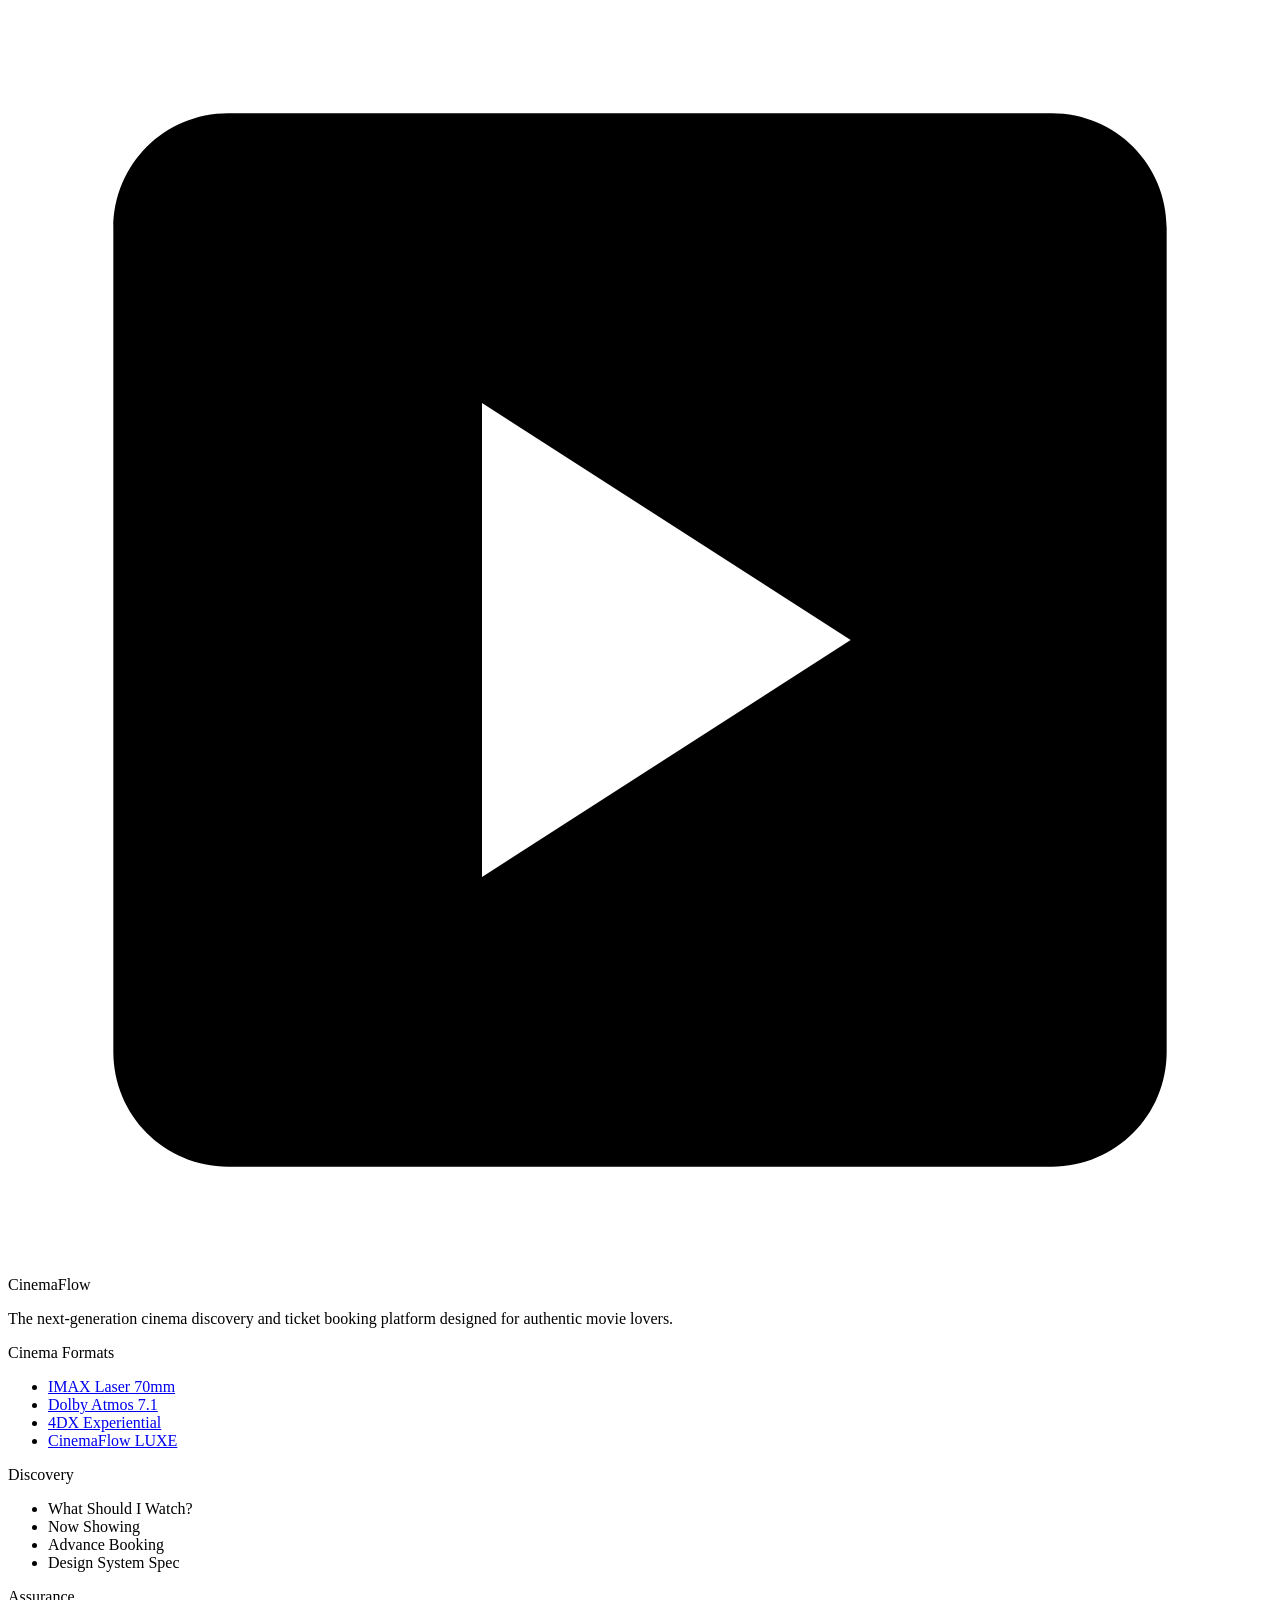
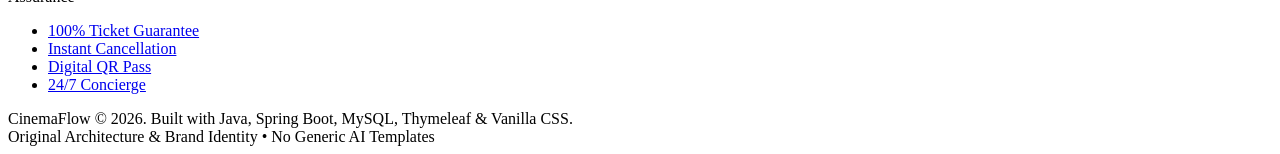
<file: classes/templates/fragments/footer.html>
<!DOCTYPE html>
<html xmlns:th="http://www.thymeleaf.org">
<body>
  <footer th:fragment="footer" class="cf-footer">
    <div class="cf-container">
      <div class="cf-grid cf-grid-cols-4 cf-gap-8" style="margin-bottom: var(--cf-space-10);">
        <div style="grid-column: span 1;">
          <div class="cf-brand" style="margin-bottom: var(--cf-space-3);">
            <div class="cf-brand-mark">
              <svg viewBox="0 0 24 24">
                <path d="M19.82 2H4.18C2.97 2 2 2.97 2 4.18v15.64C2 21.03 2.97 22 4.18 22h15.64c1.21 0 2.18-.97 2.18-2.18V4.18C22 2.97 21.03 2 19.82 2zM9 16.5v-9l7 4.5-7 4.5z"/>
              </svg>
            </div>
            <span>Cinema<span class="text-vermilion">Flow</span></span>
          </div>
          <p class="body-sm text-muted">
            The next-generation cinema discovery and ticket booking platform designed for authentic movie lovers.
          </p>
        </div>

        <div>
          <div class="caption uppercase font-semibold text-primary" style="margin-bottom: var(--cf-space-3);">Cinema Formats</div>
          <ul class="body-sm text-secondary" style="display: flex; flex-direction: column; gap: var(--cf-space-2);">
            <li><a href="#" class="text-muted">IMAX Laser 70mm</a></li>
            <li><a href="#" class="text-muted">Dolby Atmos 7.1</a></li>
            <li><a href="#" class="text-muted">4DX Experiential</a></li>
            <li><a href="#" class="text-muted">CinemaFlow LUXE</a></li>
          </ul>
        </div>

        <div>
          <div class="caption uppercase font-semibold text-primary" style="margin-bottom: var(--cf-space-3);">Discovery</div>
          <ul class="body-sm text-secondary" style="display: flex; flex-direction: column; gap: var(--cf-space-2);">
            <li><a th:href="@{/discover}" class="text-vermilion font-medium">What Should I Watch?</a></li>
            <li><a th:href="@{/}" class="text-muted">Now Showing</a></li>
            <li><a th:href="@{/advance-booking}" class="text-muted">Advance Booking</a></li>
            <li><a th:href="@{/design-system}" class="text-gold font-medium">Design System Spec</a></li>
          </ul>
        </div>

        <div>
          <div class="caption uppercase font-semibold text-primary" style="margin-bottom: var(--cf-space-3);">Assurance</div>
          <ul class="body-sm text-secondary" style="display: flex; flex-direction: column; gap: var(--cf-space-2);">
            <li><a href="#" class="text-muted">100% Ticket Guarantee</a></li>
            <li><a href="#" class="text-muted">Instant Cancellation</a></li>
            <li><a href="#" class="text-muted">Digital QR Pass</a></li>
            <li><a href="#" class="text-muted">24/7 Concierge</a></li>
          </ul>
        </div>
      </div>

      <div class="cf-flex cf-justify-between cf-items-center cf-flex-wrap cf-gap-4" style="border-top: 1px solid var(--cf-border-subtle); padding-top: var(--cf-space-6);">
        <div class="caption text-muted">
          CinemaFlow © 2026. Built with Java, Spring Boot, MySQL, Thymeleaf & Vanilla CSS.
        </div>
        <div class="caption text-muted">
          Original Architecture & Brand Identity • No Generic AI Templates
        </div>
      </div>
    </div>
  </footer>
</body>
</html>
</file>
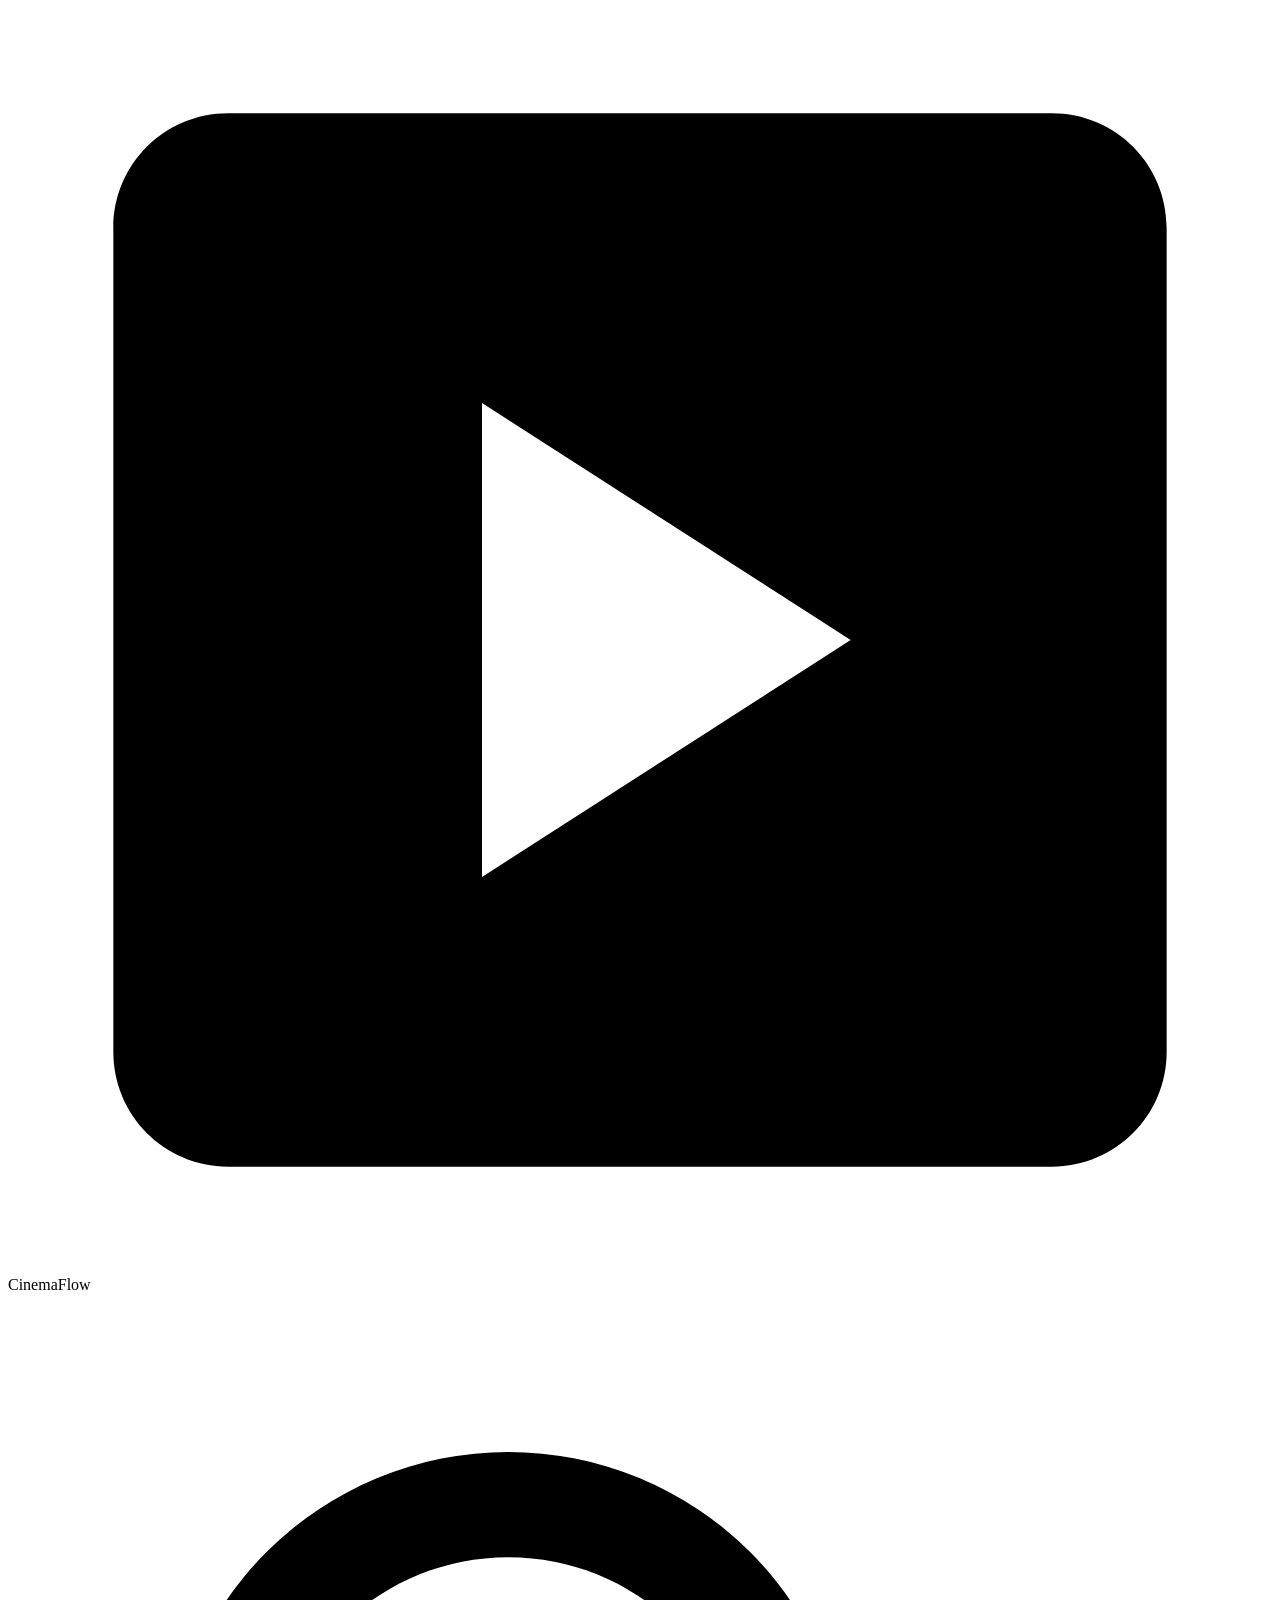
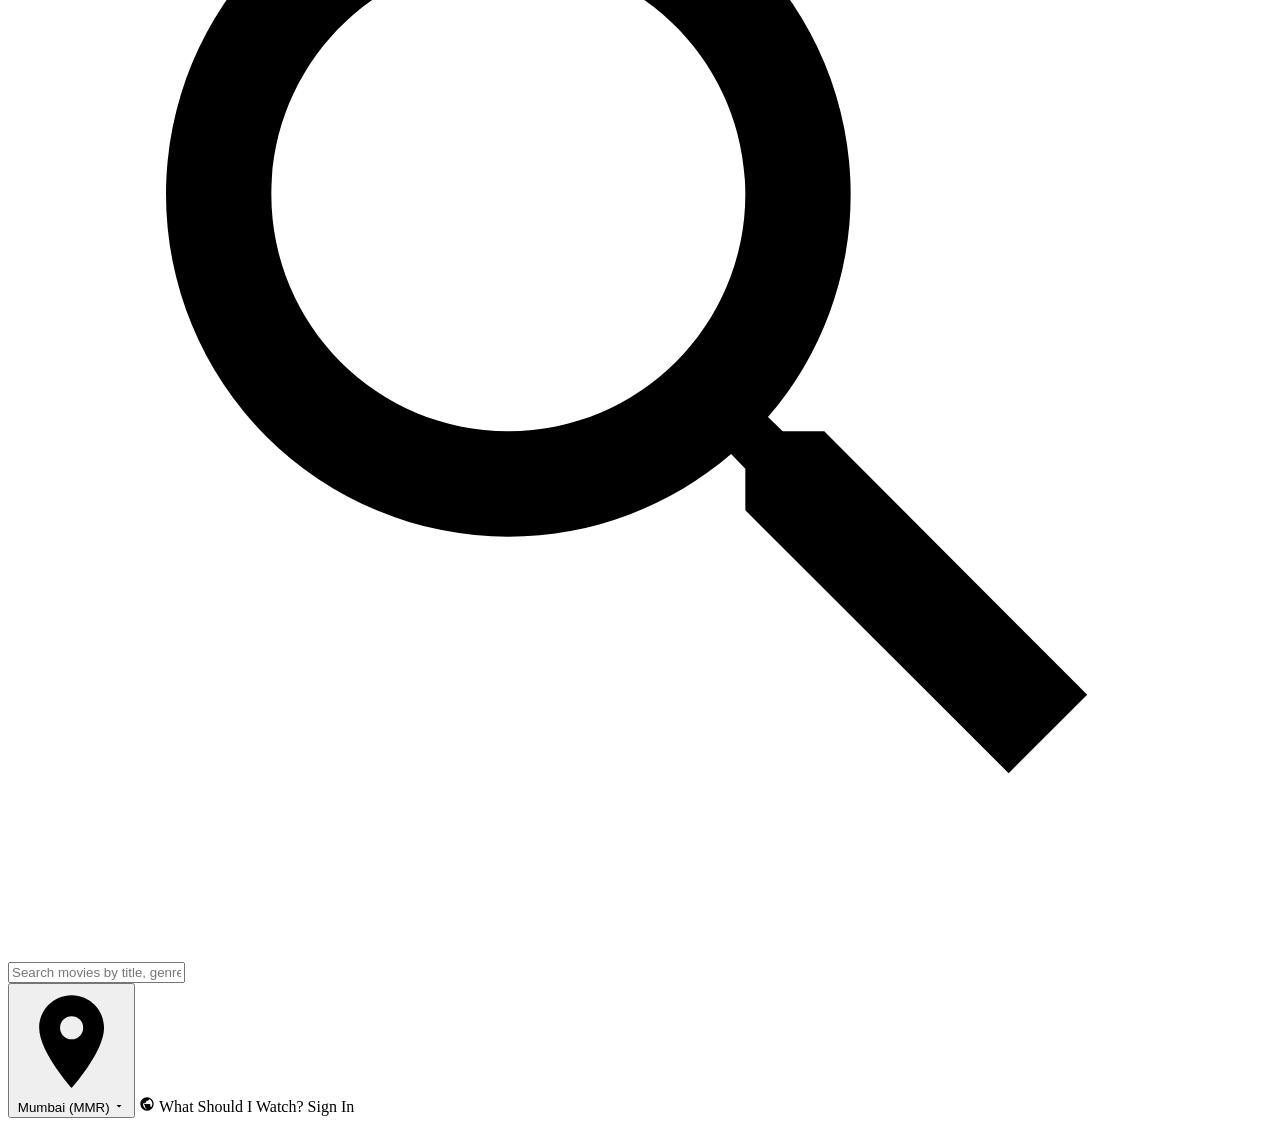
<file: classes/templates/fragments/header.html>
<!DOCTYPE html>
<html xmlns:th="http://www.thymeleaf.org">
<body>
  <header th:fragment="header" class="cf-header">
    <div class="cf-container cf-header-inner">
      <!-- Brand Logo -->
      <a th:href="@{/}" class="cf-brand" aria-label="CinemaFlow Home">
        <div class="cf-brand-mark">
          <svg viewBox="0 0 24 24">
            <path d="M19.82 2H4.18C2.97 2 2 2.97 2 4.18v15.64C2 21.03 2.97 22 4.18 22h15.64c1.21 0 2.18-.97 2.18-2.18V4.18C22 2.97 21.03 2 19.82 2zM9 16.5v-9l7 4.5-7 4.5z"/>
          </svg>
        </div>
        <span>Cinema<span class="text-vermilion">Flow</span></span>
      </a>

      <!-- Center Search -->
      <div class="cf-nav-center">
        <div class="cf-search-box">
          <svg viewBox="0 0 24 24"><path d="M15.5 14h-.79l-.28-.27A6.471 6.471 0 0 0 16 9.5 6.5 6.5 0 1 0 9.5 16c1.61 0 3.09-.59 4.23-1.57l.27.28v.79l5 4.99L20.49 19l-4.99-5zm-6 0C7.01 14 5 11.99 5 9.5S7.01 5 9.5 5 14 7.01 14 9.5 11.99 14 9.5 14z"/></svg>
          <input type="text" id="global-search-input" class="cf-input cf-search-input" placeholder="Search movies by title, genre, language..." aria-label="Search movies">
          <div id="search-results-dropdown" class="cf-search-dropdown" style="display: none;"></div>
        </div>
        
        <script>
          document.addEventListener('DOMContentLoaded', () => {
             const searchInput = document.getElementById('global-search-input');
             const dropdown = document.getElementById('search-results-dropdown');
             
             let debounceTimer;
             
             searchInput.addEventListener('input', (e) => {
                 clearTimeout(debounceTimer);
                 const query = e.target.value.trim().toLowerCase();
                 
                 if (query.length < 2) {
                     dropdown.style.display = 'none';
                     return;
                 }
                 
                 debounceTimer = setTimeout(() => {
                     fetch('/api/v1/movies')
                         .then(res => res.json())
                         .then(data => {
                             // Simple client-side filter for now
                             const matched = data.filter(m => 
                                m.title && m.title.toLowerCase().includes(query)
                             ).slice(0, 5);
                             
                             if (matched.length > 0) {
                                 dropdown.innerHTML = matched.map(m => `
                                     <a href="/movies/${m.id}/showtimes" class="cf-search-item">
                                         <img src="${m.posterPath || ''}" alt="${m.title}" onerror="this.src='[data-uri]'">
                                         <div class="cf-search-item-info">
                                             <span class="cf-search-item-title">${m.title}</span>
                                             <span class="cf-search-item-meta">${m.duration || ''} • ${m.censorRating || ''}</span>
                                         </div>
                                     </a>
                                 `).join('');
                                 dropdown.style.display = 'flex';
                             } else {
                                 dropdown.innerHTML = '<div style="padding: 1rem; color: #94A3B8; text-align: center;">No movies found</div>';
                                 dropdown.style.display = 'flex';
                             }
                         })
                         .catch(err => console.error('Search error:', err));
                 }, 300);
             });
             
             document.addEventListener('click', (e) => {
                 if (!e.target.closest('.cf-search-box')) {
                     dropdown.style.display = 'none';
                 }
             });
          });
        </script>
      </div>

      <!-- Right Nav Actions -->
      <div class="cf-nav-right">
        <button class="cf-location-btn" data-modal-open="city-modal" aria-label="Choose City">
          <svg viewBox="0 0 24 24"><path d="M12 2C8.13 2 5 5.13 5 9c0 5.25 7 13 7 13s7-7.75 7-13c0-3.87-3.13-7-7-7zm0 9.5a2.5 2.5 0 0 1 0-5 2.5 2.5 0 0 1 0 5z"/></svg>
          <span id="current-city-label" th:text="${currentCity != null ? currentCity.name : 'Mumbai (MMR)'}">Mumbai (MMR)</span>
          <svg viewBox="0 0 24 24" width="12" height="12" fill="currentColor"><path d="M7 10l5 5 5-5z"/></svg>
        </button>

        <a th:href="@{/discover}" class="cf-nav-link-discover">
          <svg viewBox="0 0 24 24" width="16" height="16" fill="currentColor"><path d="M12 2C6.48 2 2 6.48 2 12s4.48 10 10 10 10-4.48 10-10S17.52 2 12 2zm1 17.93c-3.95-.49-7-3.85-7-7.93 0-.62.08-1.21.21-1.79L9 15v1c0 1.1.9 2 2 2v1.93zm6.9-2.54c-.26-.81-1-1.39-1.9-1.39h-1v-3c0-.55-.45-1-1-1H8v-2h2c.55 0 1-.45 1-1V7h2c1.1 0 2-.9 2-2v-.41c2.93 1.19 5 4.06 5 7.41 0 2.08-.8 3.97-2.1 5.39z"/></svg>
          <span>What Should I Watch?</span>
        </a>

        <a th:href="@{/login}" class="cf-btn cf-btn-sm cf-btn-primary">Sign In</a>
      </div>
    </div>
  </header>
</body>
</html>
</file>
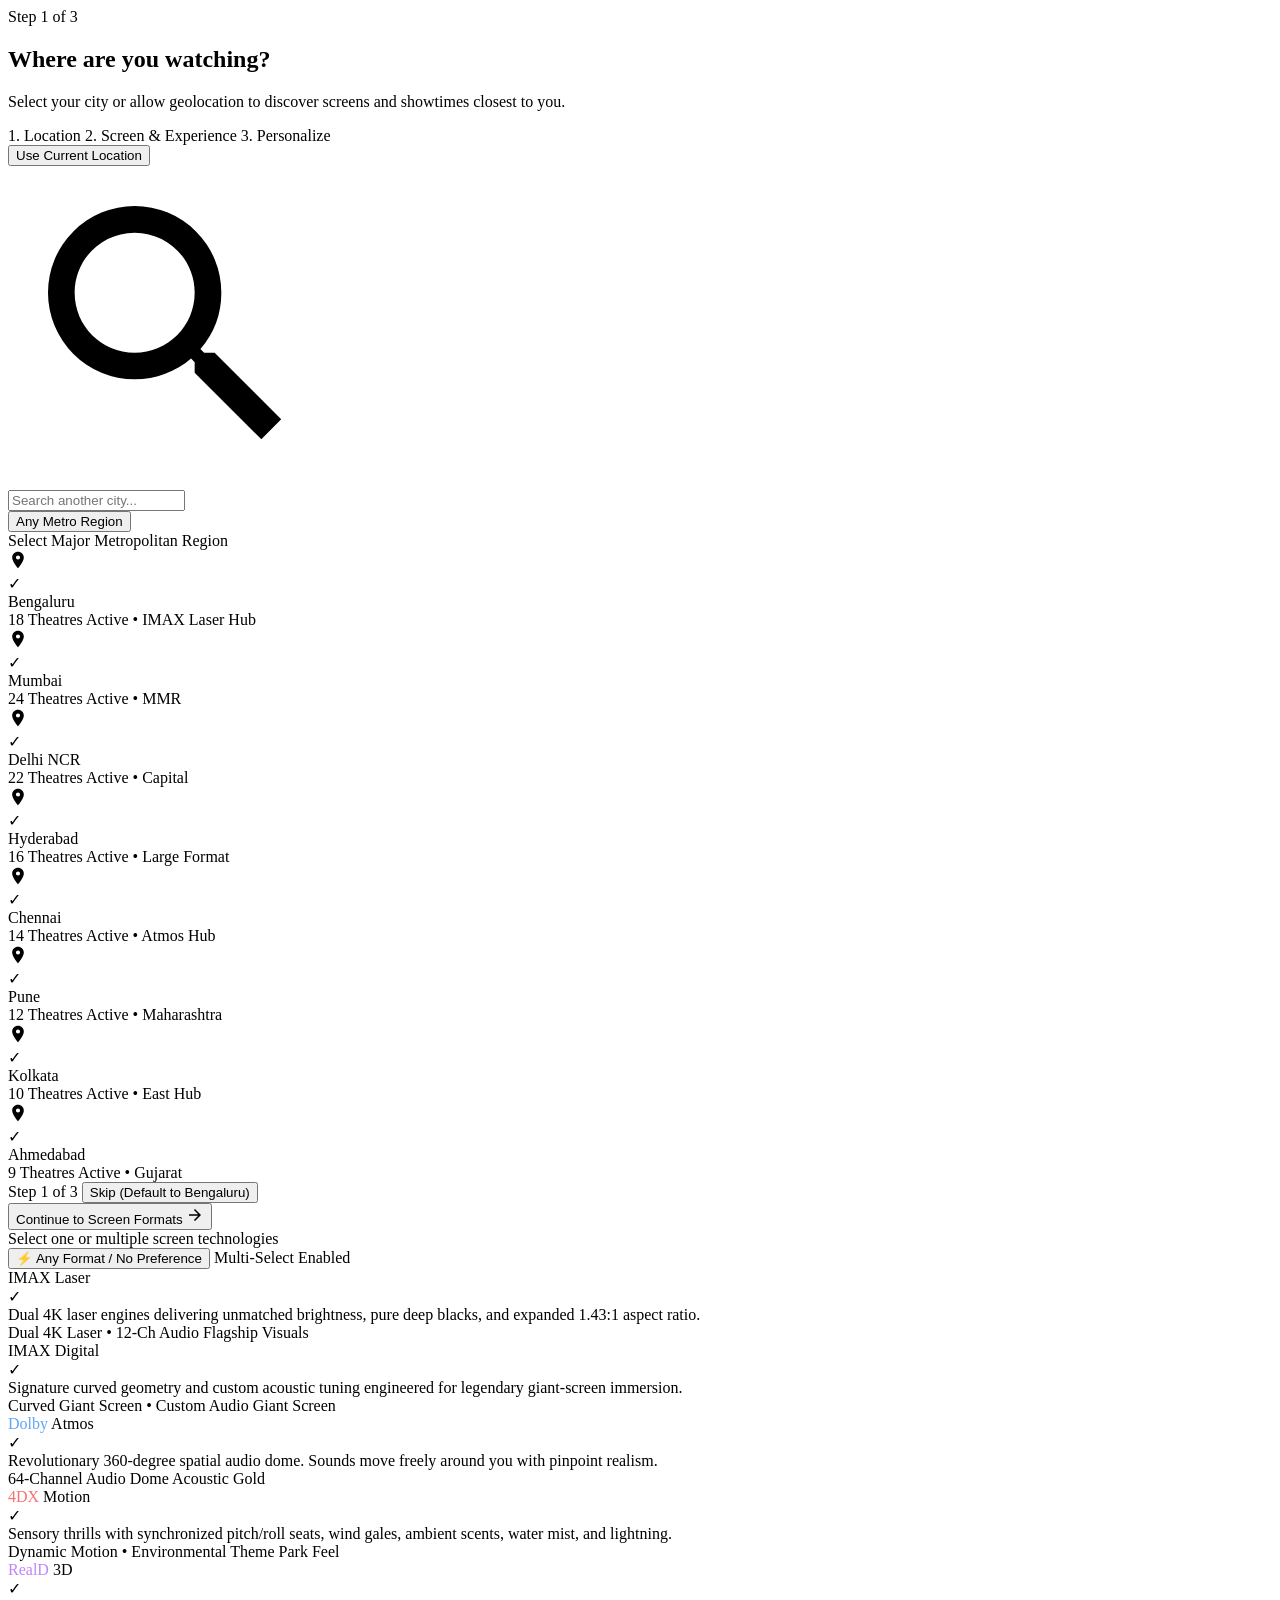
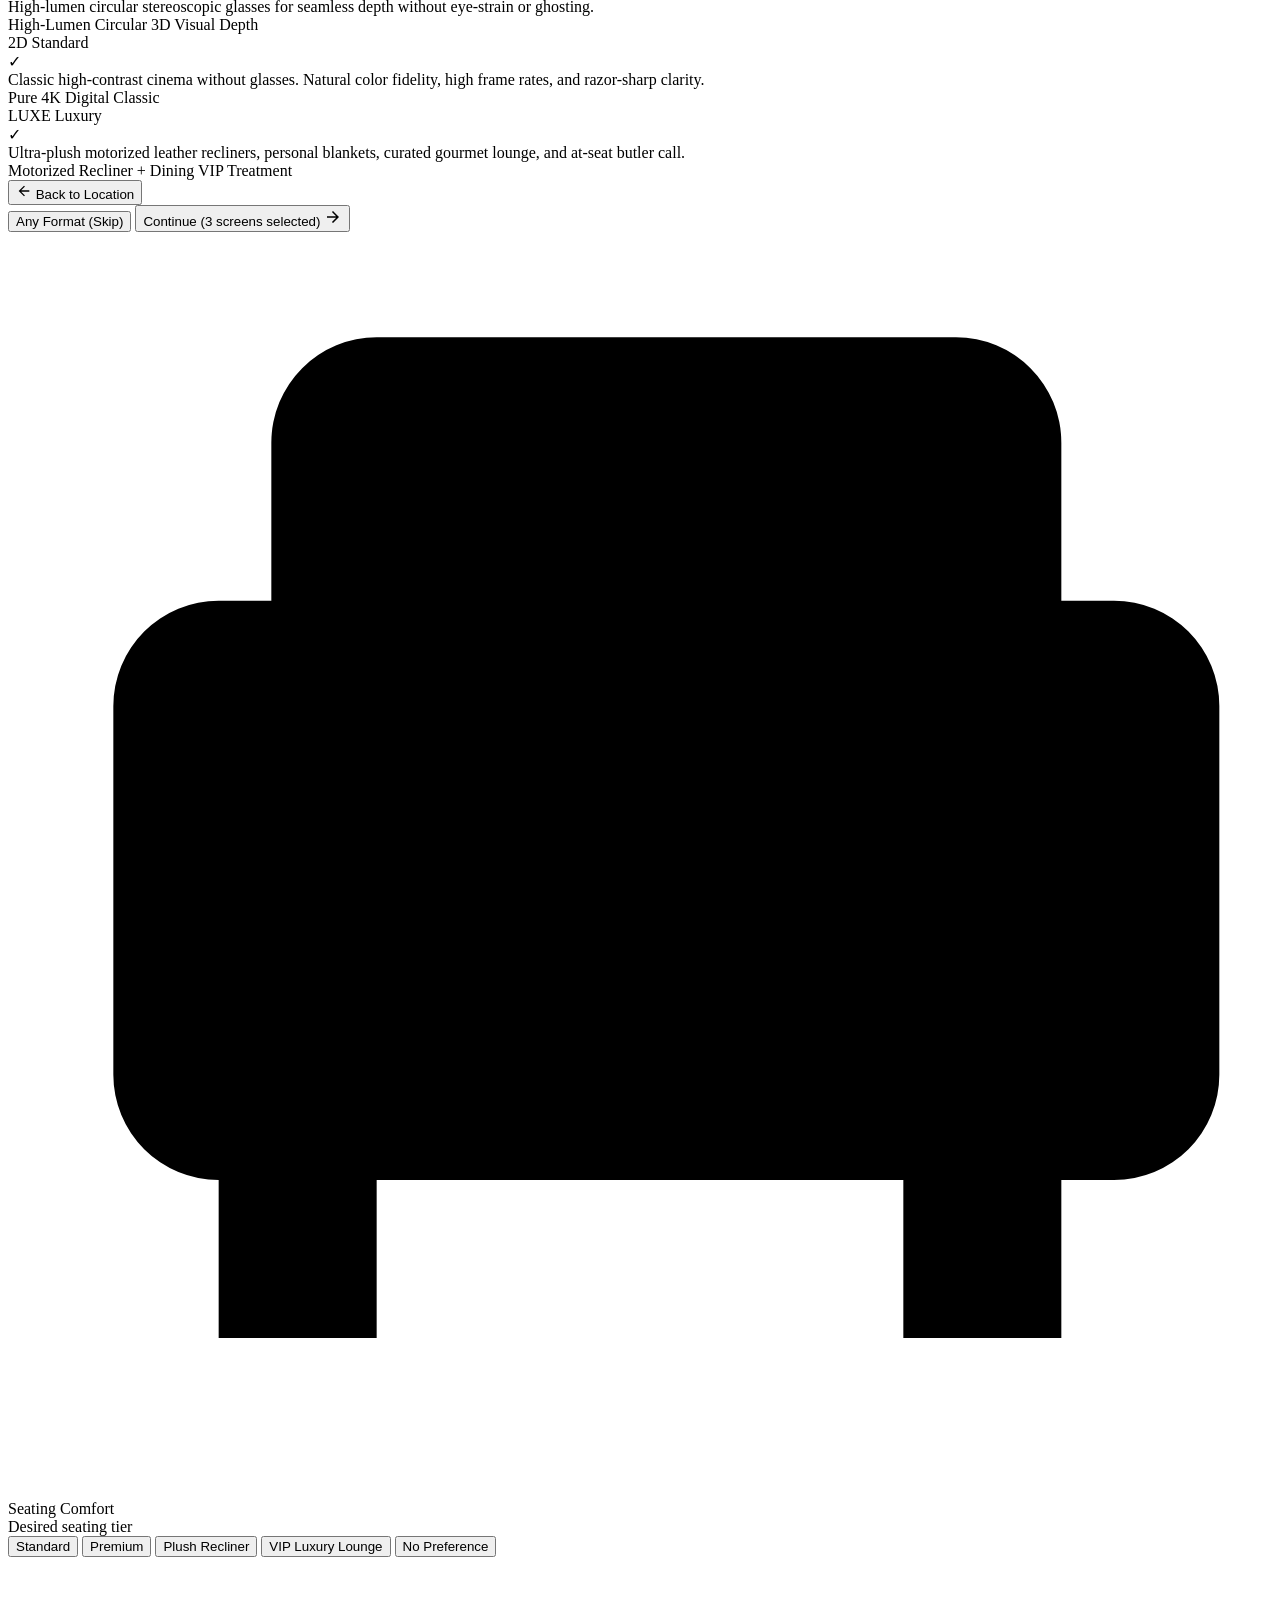
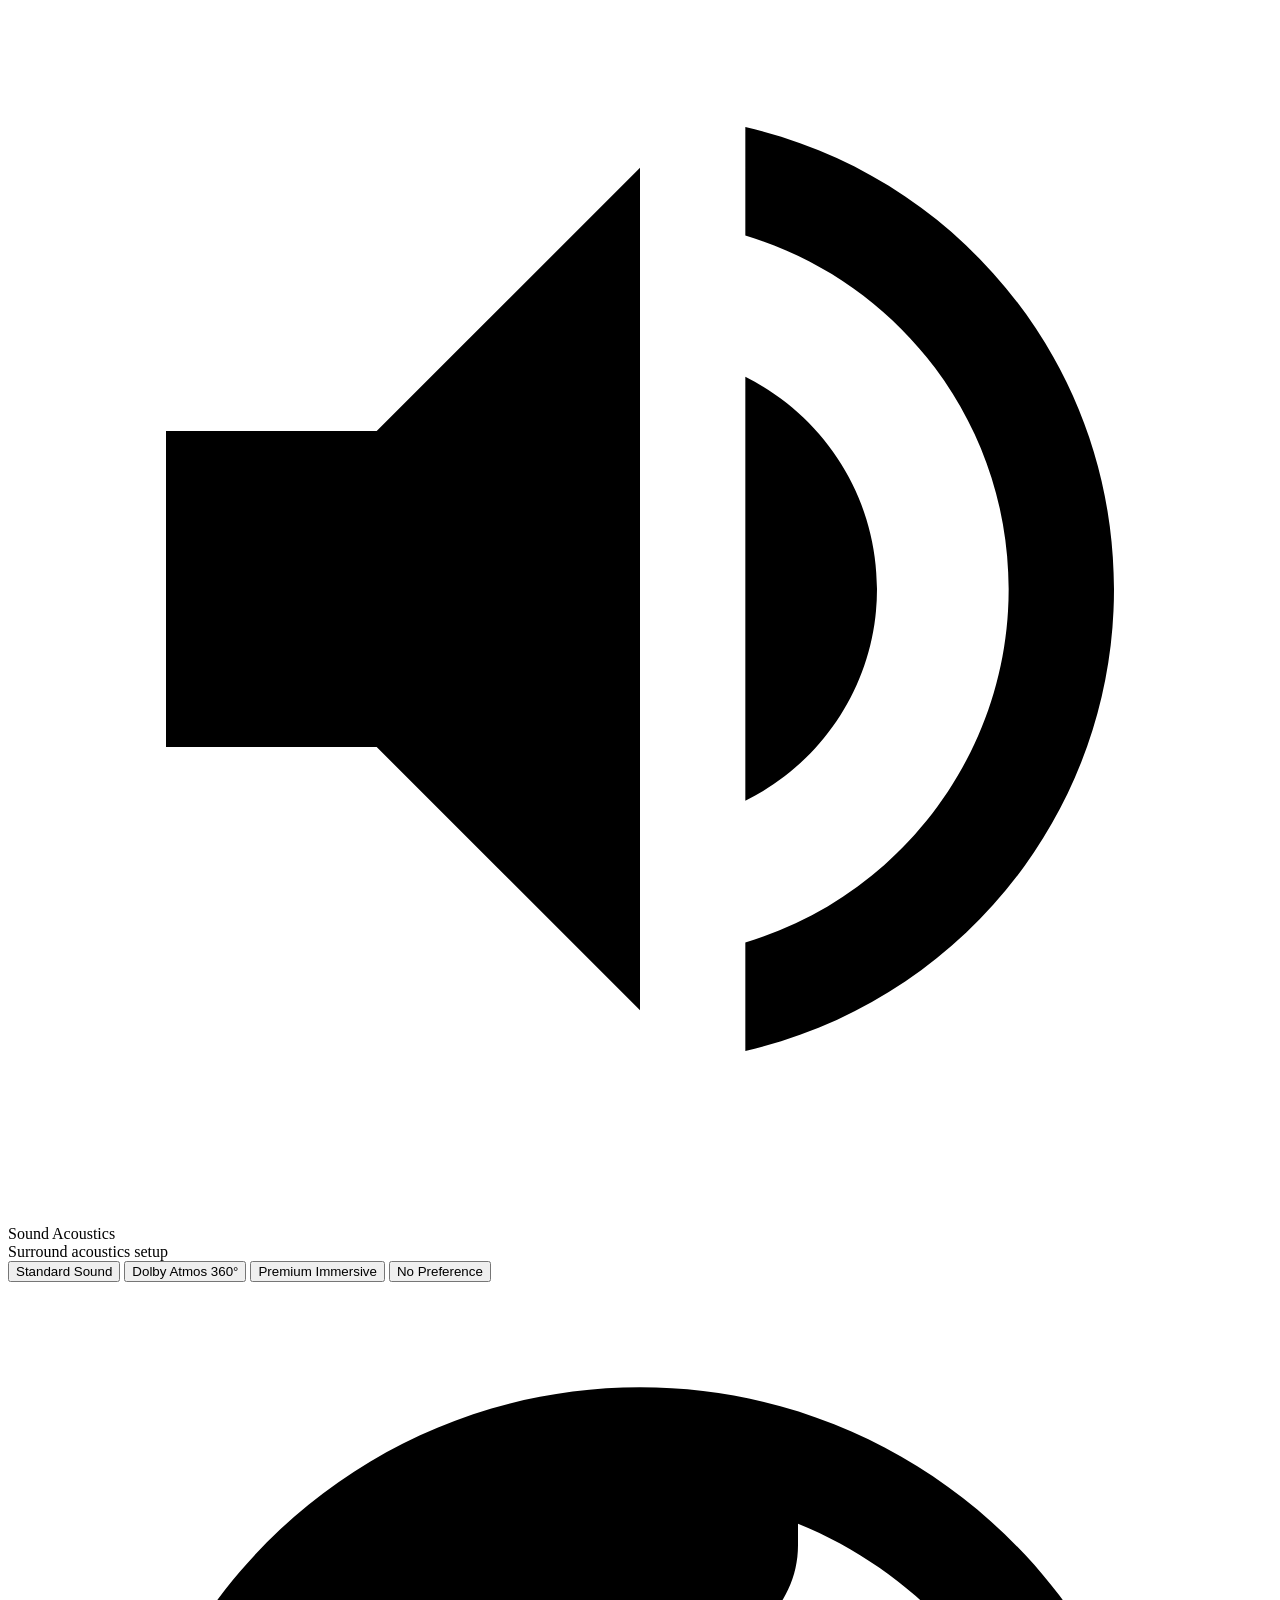
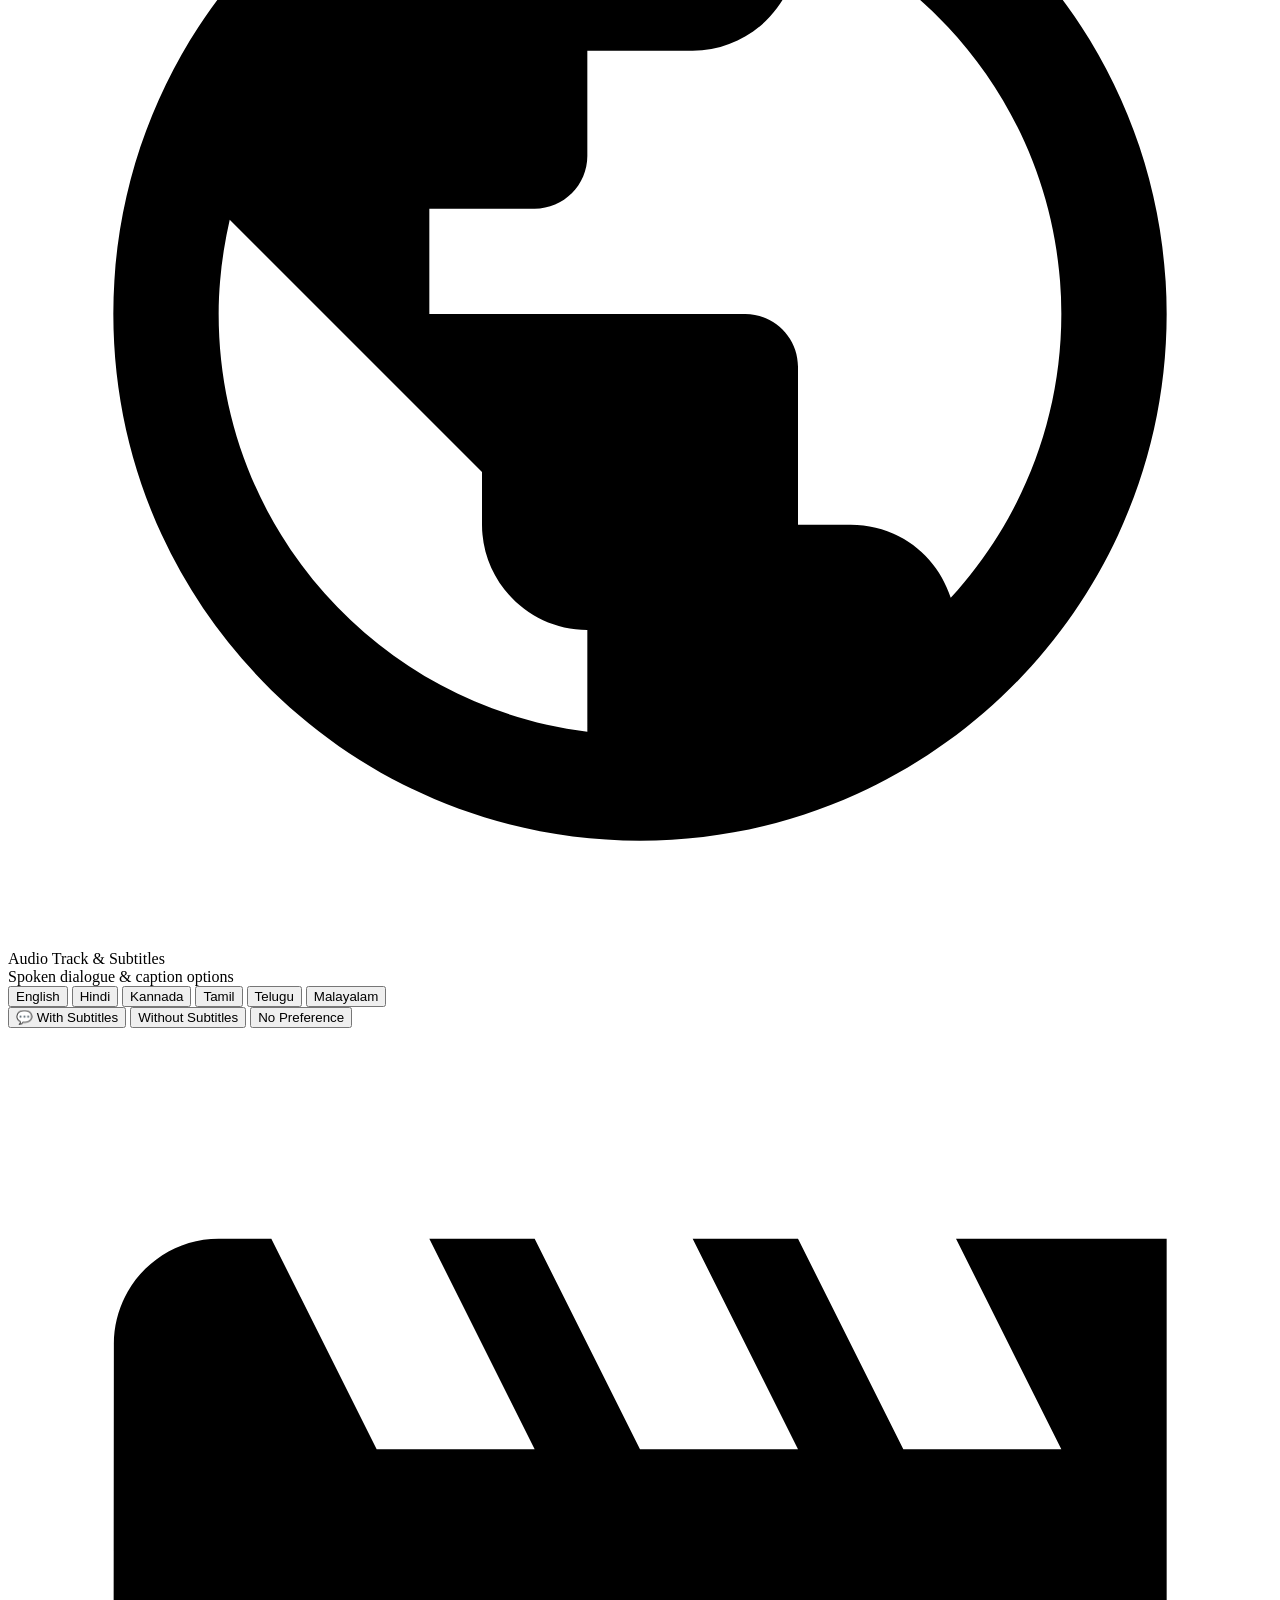
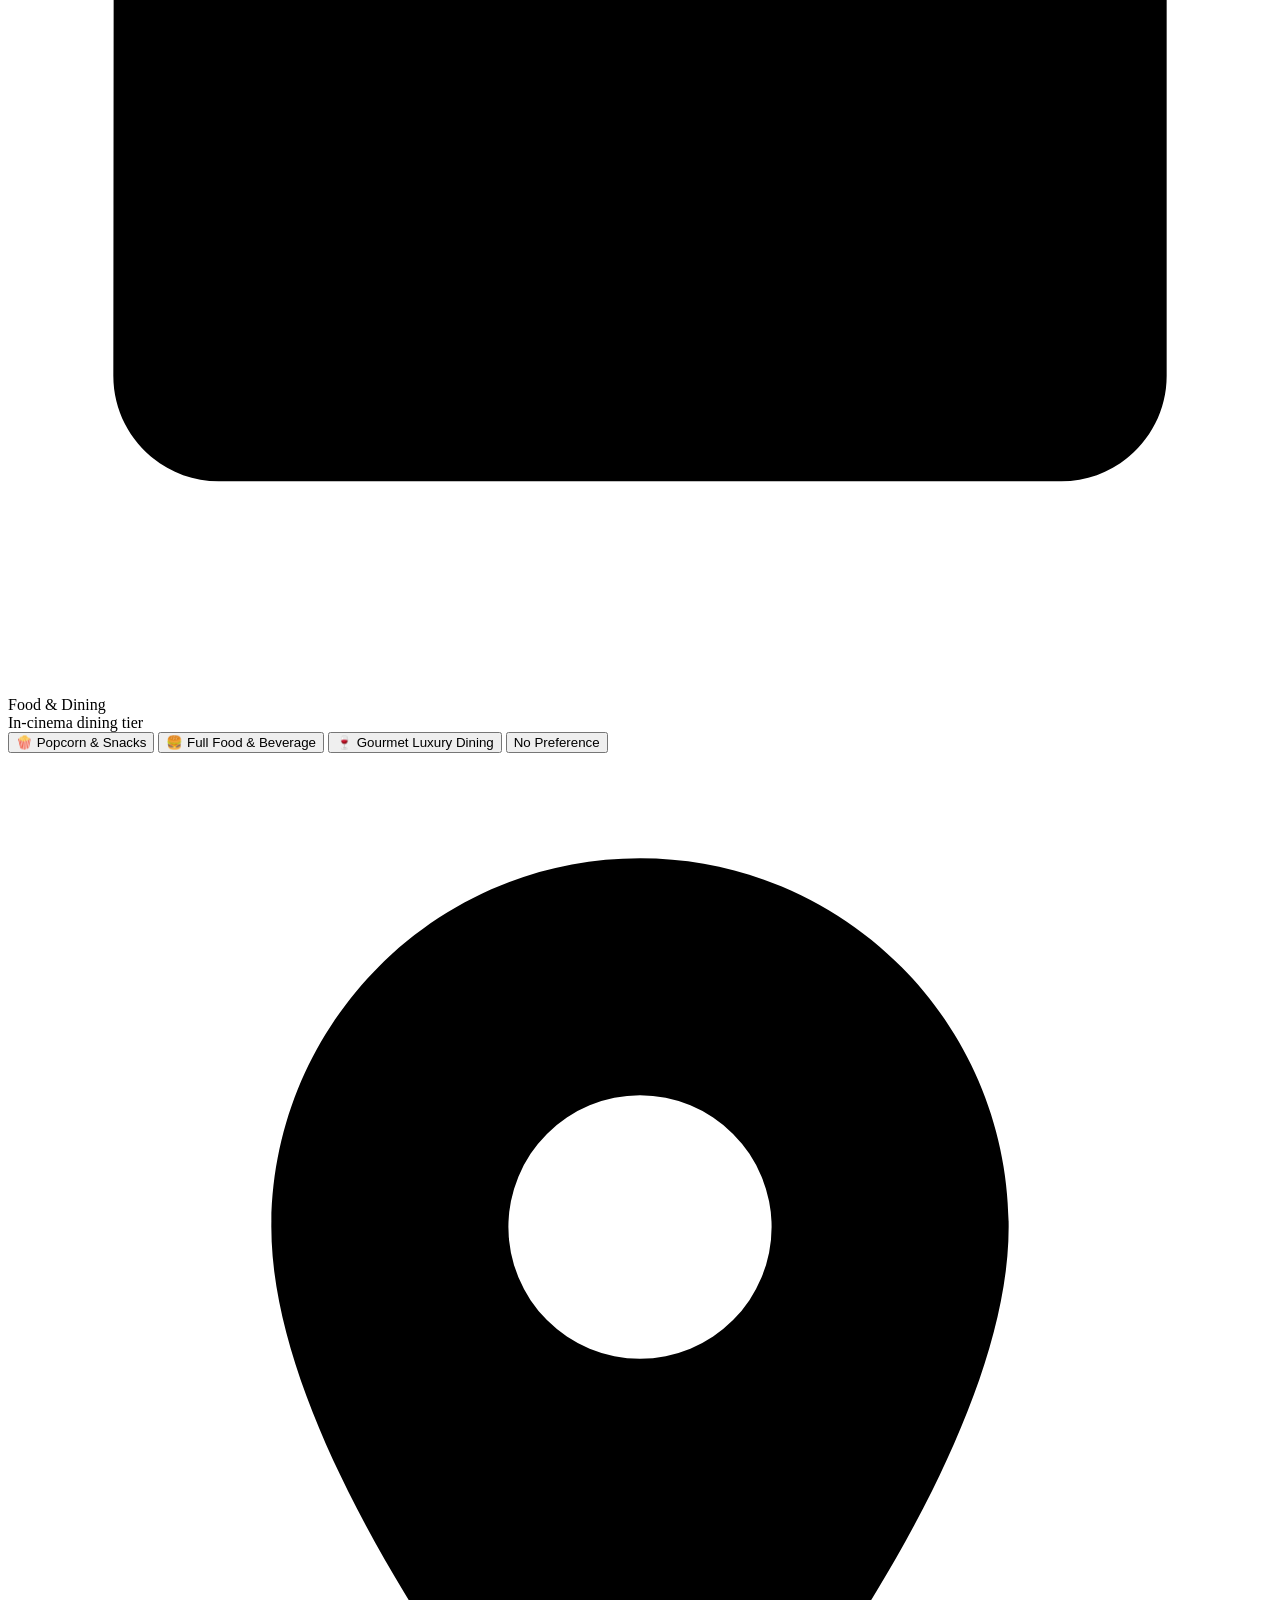
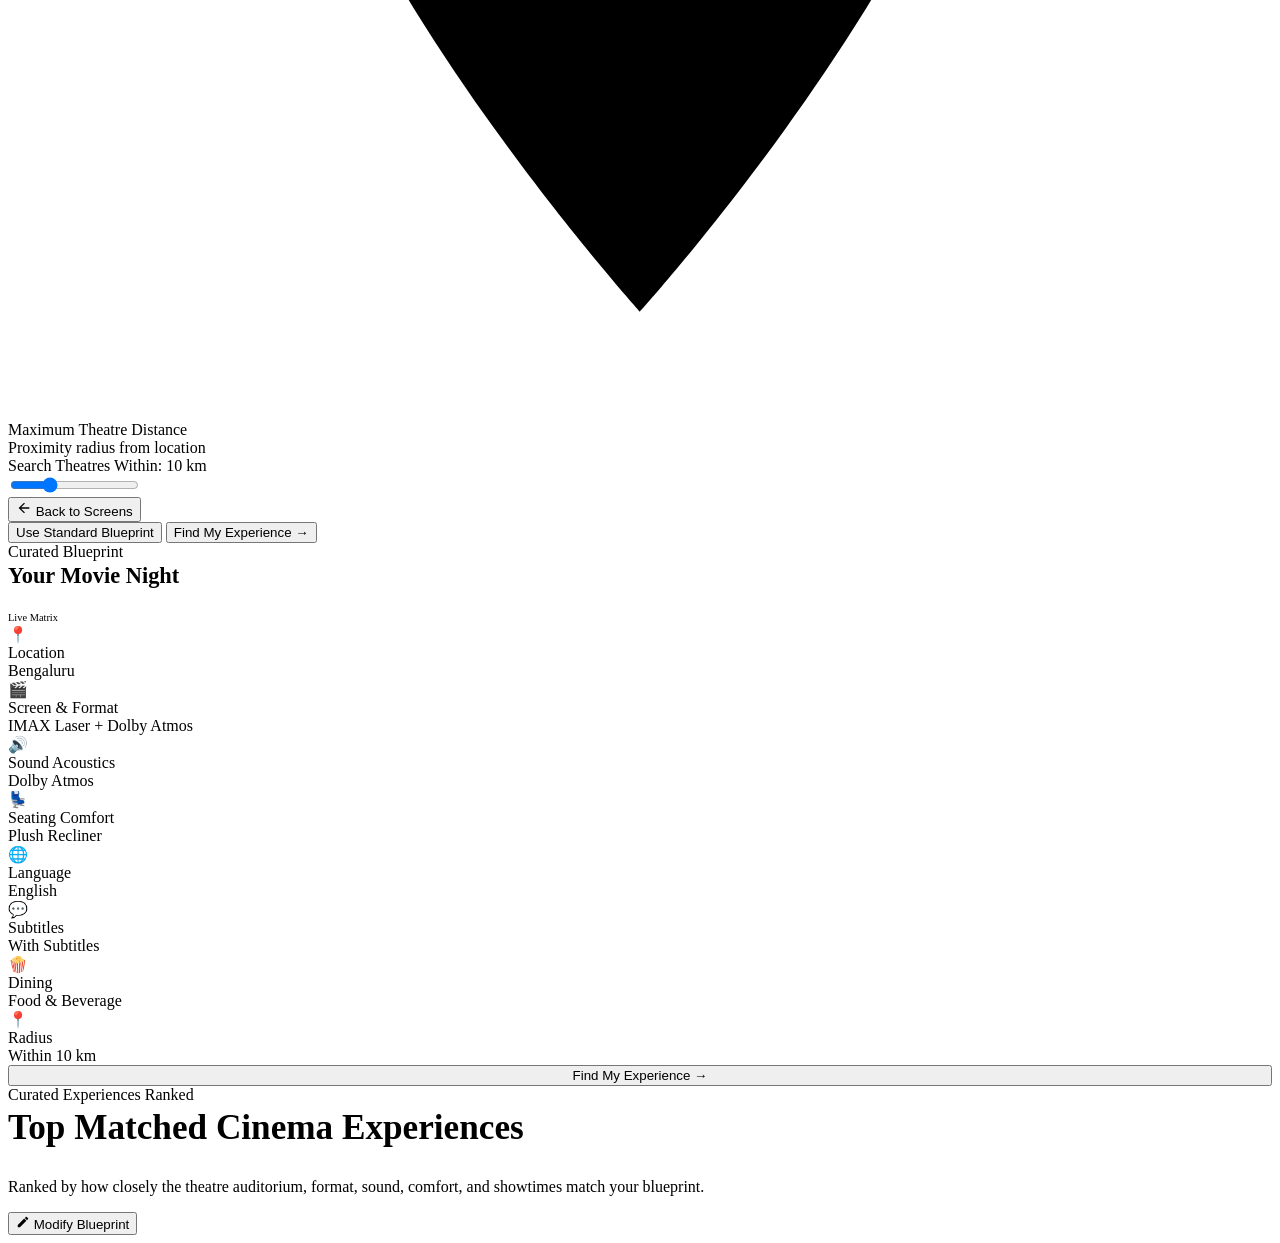
<file: classes/templates/pages/discover.html>
<!DOCTYPE html>
<html lang="en" xmlns:th="http://www.thymeleaf.org">
<head>
  <meta charset="UTF-8">
  <meta name="viewport" content="width=device-width, initial-scale=1.0">
  <title>What Should I Watch? — CinemaFlow Experience Discovery</title>
  <meta name="description" content="Discover your ideal cinema experience. Match your location, screen formats (IMAX with Laser, 4DX, Dolby Atmos), seating comfort, sound, and dining preferences to top theatre showtimes.">

  <!-- Stylesheets -->
  <link rel="stylesheet" th:href="@{/css/cinema-flow.css}">
  <link rel="stylesheet" th:href="@{/css/pages/discover.css}">
</head>
<body class="cf-discover-page">

  <!-- Ambient Cinematic Background Lighting -->
  <div class="cf-discover-ambient">
    <div class="cf-ambient-beam-red"></div>
    <div class="cf-ambient-beam-cyan"></div>
    <div class="cf-ambient-grid"></div>
  </div>

  <!-- Global Header Fragment -->
  <div th:replace="~{fragments/header :: header}"></div>

  <main class="cf-discover-container">

    <!-- Stepper & Dynamic Headline Header -->
    <section class="cf-stepper-header">
      <div class="cf-stepper-badge" id="stepper-badge-step">Step 1 of 3</div>
      <h1 class="cf-stepper-title" id="stepper-main-headline">Where are you watching?</h1>
      <p class="cf-stepper-subtitle" id="stepper-sub-headline">
        Select your city or allow geolocation to discover screens and showtimes closest to you.
      </p>

      <!-- Progress Track Bar -->
      <div class="cf-progress-track-wrap">
        <div class="cf-progress-steps-row">
          <span class="cf-progress-step-label is-active" id="step-lbl-1">1. Location</span>
          <span class="cf-progress-step-label" id="step-lbl-2">2. Screen & Experience</span>
          <span class="cf-progress-step-label" id="step-lbl-3">3. Personalize</span>
        </div>
        <div class="cf-progress-bar-bg">
          <div class="cf-progress-bar-fill" id="wizard-progress-fill"></div>
        </div>
      </div>
    </section>

    <!-- Wizard Steps Wrapper -->
    <div id="wizard-steps-wrapper">

      <!-- ==========================================================================
           STEP 1: LOCATION
           ========================================================================== -->
      <section class="cf-wizard-step is-active" id="wizard-step-1">
        <div class="cf-step-card-glass">
          
          <div class="cf-location-header-box">
            <!-- GPS Current Location Button -->
            <button class="cf-gps-btn" id="gps-detect-btn" type="button">
              <div class="cf-gps-beacon">
                <span class="cf-gps-beacon-ring"></span>
                <span class="cf-gps-beacon-dot"></span>
              </div>
              <span>Use Current Location</span>
            </button>

            <div class="cf-flex cf-items-center cf-gap-3">
              <!-- City Search Box -->
              <div class="cf-search-box" style="max-width: 320px;">
                <svg viewBox="0 0 24 24"><path d="M15.5 14h-.79l-.28-.27A6.471 6.471 0 0 0 16 9.5 6.5 6.5 0 1 0 9.5 16c1.61 0 3.09-.59 4.23-1.57l.27.28v.79l5 4.99L20.49 19l-4.99-5zm-6 0C7.01 14 5 11.99 5 9.5S7.01 5 9.5 5 14 7.01 14 9.5 11.99 14 9.5 14z"/></svg>
                <input type="text" id="discover-city-search" class="cf-input cf-search-input" placeholder="Search another city..." aria-label="Search city">
              </div>

              <!-- Secondary Quick Action: All Metros -->
              <button class="cf-skip-action-btn" id="step-1-all-metros-btn" type="button">
                <span>Any Metro Region</span>
              </button>
            </div>
          </div>

          <div class="caption uppercase font-semibold text-muted" style="margin-bottom: var(--cf-space-3);">
            Select Major Metropolitan Region
          </div>

          <!-- Cities Grid with Photographic Thumbnails -->
          <div class="cf-cities-interactive-grid">
            
            <!-- Bengaluru (Featured Default) -->
            <div class="cf-city-exp-card is-selected" data-city-id="bengaluru" data-city-name="Bengaluru">
              <div class="cf-city-card-bg" th:style="'background-image: url(' + @{/images/city_bengaluru.jpg} + ');'"></div>
              <div class="cf-city-card-overlay"></div>
              <div class="cf-city-card-content">
                <div class="cf-city-card-header">
                  <div class="cf-city-icon-badge">
                    <svg viewBox="0 0 24 24" width="20" height="20" fill="currentColor"><path d="M12 2C8.13 2 5 5.13 5 9c0 5.25 7 13 7 13s7-7.75 7-13c0-3.87-3.13-7-7-7zm0 9.5a2.5 2.5 0 0 1 0-5 2.5 2.5 0 0 1 0 5z"/></svg>
                  </div>
                  <div class="cf-city-check-icon">✓</div>
                </div>
                <div>
                  <div class="cf-city-name-lg">Bengaluru</div>
                  <div class="cf-city-theatres-count">18 Theatres Active • IMAX Laser Hub</div>
                </div>
              </div>
            </div>

            <!-- Mumbai -->
            <div class="cf-city-exp-card" data-city-id="mumbai" data-city-name="Mumbai (MMR)">
              <div class="cf-city-card-bg" th:style="'background-image: url(' + @{/images/city_mumbai.jpg} + ');'"></div>
              <div class="cf-city-card-overlay"></div>
              <div class="cf-city-card-content">
                <div class="cf-city-card-header">
                  <div class="cf-city-icon-badge">
                    <svg viewBox="0 0 24 24" width="20" height="20" fill="currentColor"><path d="M12 2C8.13 2 5 5.13 5 9c0 5.25 7 13 7 13s7-7.75 7-13c0-3.87-3.13-7-7-7zm0 9.5a2.5 2.5 0 0 1 0-5 2.5 2.5 0 0 1 0 5z"/></svg>
                  </div>
                  <div class="cf-city-check-icon">✓</div>
                </div>
                <div>
                  <div class="cf-city-name-lg">Mumbai</div>
                  <div class="cf-city-theatres-count">24 Theatres Active • MMR</div>
                </div>
              </div>
            </div>

            <!-- Delhi NCR -->
            <div class="cf-city-exp-card" data-city-id="delhi" data-city-name="Delhi NCR">
              <div class="cf-city-card-bg" th:style="'background-image: url(' + @{/images/city_delhi.jpg} + ');'"></div>
              <div class="cf-city-card-overlay"></div>
              <div class="cf-city-card-content">
                <div class="cf-city-card-header">
                  <div class="cf-city-icon-badge">
                    <svg viewBox="0 0 24 24" width="20" height="20" fill="currentColor"><path d="M12 2C8.13 2 5 5.13 5 9c0 5.25 7 13 7 13s7-7.75 7-13c0-3.87-3.13-7-7-7zm0 9.5a2.5 2.5 0 0 1 0-5 2.5 2.5 0 0 1 0 5z"/></svg>
                  </div>
                  <div class="cf-city-check-icon">✓</div>
                </div>
                <div>
                  <div class="cf-city-name-lg">Delhi NCR</div>
                  <div class="cf-city-theatres-count">22 Theatres Active • Capital</div>
                </div>
              </div>
            </div>

            <!-- Hyderabad -->
            <div class="cf-city-exp-card" data-city-id="hyderabad" data-city-name="Hyderabad">
              <div class="cf-city-card-bg" th:style="'background-image: url(' + @{/images/city_hyderabad.jpg} + ');'"></div>
              <div class="cf-city-card-overlay"></div>
              <div class="cf-city-card-content">
                <div class="cf-city-card-header">
                  <div class="cf-city-icon-badge">
                    <svg viewBox="0 0 24 24" width="20" height="20" fill="currentColor"><path d="M12 2C8.13 2 5 5.13 5 9c0 5.25 7 13 7 13s7-7.75 7-13c0-3.87-3.13-7-7-7zm0 9.5a2.5 2.5 0 0 1 0-5 2.5 2.5 0 0 1 0 5z"/></svg>
                  </div>
                  <div class="cf-city-check-icon">✓</div>
                </div>
                <div>
                  <div class="cf-city-name-lg">Hyderabad</div>
                  <div class="cf-city-theatres-count">16 Theatres Active • Large Format</div>
                </div>
              </div>
            </div>

            <!-- Chennai -->
            <div class="cf-city-exp-card" data-city-id="chennai" data-city-name="Chennai">
              <div class="cf-city-card-bg" th:style="'background-image: url(' + @{/images/city_chennai.jpg} + ');'"></div>
              <div class="cf-city-card-overlay"></div>
              <div class="cf-city-card-content">
                <div class="cf-city-card-header">
                  <div class="cf-city-icon-badge">
                    <svg viewBox="0 0 24 24" width="20" height="20" fill="currentColor"><path d="M12 2C8.13 2 5 5.13 5 9c0 5.25 7 13 7 13s7-7.75 7-13c0-3.87-3.13-7-7-7zm0 9.5a2.5 2.5 0 0 1 0-5 2.5 2.5 0 0 1 0 5z"/></svg>
                  </div>
                  <div class="cf-city-check-icon">✓</div>
                </div>
                <div>
                  <div class="cf-city-name-lg">Chennai</div>
                  <div class="cf-city-theatres-count">14 Theatres Active • Atmos Hub</div>
                </div>
              </div>
            </div>

            <!-- Pune -->
            <div class="cf-city-exp-card" data-city-id="pune" data-city-name="Pune">
              <div class="cf-city-card-bg" th:style="'background-image: url(' + @{/images/city_pune.jpg} + ');'"></div>
              <div class="cf-city-card-overlay"></div>
              <div class="cf-city-card-content">
                <div class="cf-city-card-header">
                  <div class="cf-city-icon-badge">
                    <svg viewBox="0 0 24 24" width="20" height="20" fill="currentColor"><path d="M12 2C8.13 2 5 5.13 5 9c0 5.25 7 13 7 13s7-7.75 7-13c0-3.87-3.13-7-7-7zm0 9.5a2.5 2.5 0 0 1 0-5 2.5 2.5 0 0 1 0 5z"/></svg>
                  </div>
                  <div class="cf-city-check-icon">✓</div>
                </div>
                <div>
                  <div class="cf-city-name-lg">Pune</div>
                  <div class="cf-city-theatres-count">12 Theatres Active • Maharashtra</div>
                </div>
              </div>
            </div>

            <!-- Kolkata -->
            <div class="cf-city-exp-card" data-city-id="kolkata" data-city-name="Kolkata">
              <div class="cf-city-card-bg" th:style="'background-image: url(' + @{/images/city_kolkata.jpg} + ');'"></div>
              <div class="cf-city-card-overlay"></div>
              <div class="cf-city-card-content">
                <div class="cf-city-card-header">
                  <div class="cf-city-icon-badge">
                    <svg viewBox="0 0 24 24" width="20" height="20" fill="currentColor"><path d="M12 2C8.13 2 5 5.13 5 9c0 5.25 7 13 7 13s7-7.75 7-13c0-3.87-3.13-7-7-7zm0 9.5a2.5 2.5 0 0 1 0-5 2.5 2.5 0 0 1 0 5z"/></svg>
                  </div>
                  <div class="cf-city-check-icon">✓</div>
                </div>
                <div>
                  <div class="cf-city-name-lg">Kolkata</div>
                  <div class="cf-city-theatres-count">10 Theatres Active • East Hub</div>
                </div>
              </div>
            </div>

            <!-- Ahmedabad -->
            <div class="cf-city-exp-card" data-city-id="ahmedabad" data-city-name="Ahmedabad">
              <div class="cf-city-card-bg" th:style="'background-image: url(' + @{/images/city_ahmedabad.jpg} + ');'"></div>
              <div class="cf-city-card-overlay"></div>
              <div class="cf-city-card-content">
                <div class="cf-city-card-header">
                  <div class="cf-city-icon-badge">
                    <svg viewBox="0 0 24 24" width="20" height="20" fill="currentColor"><path d="M12 2C8.13 2 5 5.13 5 9c0 5.25 7 13 7 13s7-7.75 7-13c0-3.87-3.13-7-7-7zm0 9.5a2.5 2.5 0 0 1 0-5 2.5 2.5 0 0 1 0 5z"/></svg>
                  </div>
                  <div class="cf-city-check-icon">✓</div>
                </div>
                <div>
                  <div class="cf-city-name-lg">Ahmedabad</div>
                  <div class="cf-city-theatres-count">9 Theatres Active • Gujarat</div>
                </div>
              </div>
            </div>

          </div>

          <!-- Step 1 Toolbar -->
          <div class="cf-wizard-toolbar">
            <div class="cf-toolbar-left">
              <span class="caption text-muted">Step 1 of 3</span>
              <button class="cf-skip-action-btn" id="step-1-skip-btn" type="button">
                <span>Skip (Default to Bengaluru)</span>
              </button>
            </div>
            <div class="cf-toolbar-right">
              <button class="cf-btn cf-btn-lg cf-btn-primary" id="step-1-continue-btn" type="button">
                <span>Continue to Screen Formats</span>
                <svg viewBox="0 0 24 24" width="18" height="18" fill="currentColor"><path d="M12 4l-1.41 1.41L16.17 11H4v2h12.17l-5.58 5.59L12 20l8-8z"/></svg>
              </button>
            </div>
          </div>

        </div>
      </section>

      <!-- ==========================================================================
           STEP 2: SCREEN & EXPERIENCE (7 Distinct Formats + Secondary "Any Format")
           ========================================================================== -->
      <section class="cf-wizard-step" id="wizard-step-2">
        <div class="cf-step-card-glass">
          
          <div class="cf-flex cf-justify-between cf-items-center cf-flex-wrap cf-gap-3" style="margin-bottom: var(--cf-space-4);">
            <div class="caption uppercase font-semibold text-muted">
              Select one or multiple screen technologies
            </div>
            <div class="cf-flex cf-items-center cf-gap-3">
              <button class="cf-skip-action-btn" id="step-2-any-format-btn" type="button">
                <span>⚡ Any Format / No Preference</span>
              </button>
              <span class="caption text-vermilion font-semibold">Multi-Select Enabled</span>
            </div>
          </div>

          <!-- 7 Distinct Interactive Screen Cards -->
          <div class="cf-screen-cards-grid">
            
            <!-- Card 1: IMAX with Laser -->
            <div class="cf-screen-card is-selected" data-screen-format="IMAX with Laser">
              <div class="cf-screen-card-shine"></div>
              <div class="cf-screen-card-top">
                <div class="cf-screen-badge-label">
                  <span class="text-cyan">IMAX</span> Laser
                </div>
                <div class="cf-checkbox-indicator">✓</div>
              </div>
              <div class="cf-screen-desc">
                Dual 4K laser engines delivering unmatched brightness, pure deep blacks, and expanded 1.43:1 aspect ratio.
              </div>
              <div class="cf-screen-card-footer">
                <span class="cf-screen-spec">Dual 4K Laser • 12-Ch Audio</span>
                <span class="caption text-gold">Flagship Visuals</span>
              </div>
            </div>

            <!-- Card 2: IMAX (Digital) -->
            <div class="cf-screen-card is-selected" data-screen-format="IMAX">
              <div class="cf-screen-card-shine"></div>
              <div class="cf-screen-card-top">
                <div class="cf-screen-badge-label">
                  <span class="text-cyan">IMAX</span> Digital
                </div>
                <div class="cf-checkbox-indicator">✓</div>
              </div>
              <div class="cf-screen-desc">
                Signature curved geometry and custom acoustic tuning engineered for legendary giant-screen immersion.
              </div>
              <div class="cf-screen-card-footer">
                <span class="cf-screen-spec">Curved Giant Screen • Custom Audio</span>
                <span class="caption text-cyan">Giant Screen</span>
              </div>
            </div>

            <!-- Card 3: Dolby Atmos -->
            <div class="cf-screen-card is-selected" data-screen-format="Dolby Atmos">
              <div class="cf-screen-card-shine"></div>
              <div class="cf-screen-card-top">
                <div class="cf-screen-badge-label">
                  <span style="color: #60A5FA;">Dolby</span> Atmos
                </div>
                <div class="cf-checkbox-indicator">✓</div>
              </div>
              <div class="cf-screen-desc">
                Revolutionary 360-degree spatial audio dome. Sounds move freely around you with pinpoint realism.
              </div>
              <div class="cf-screen-card-footer">
                <span class="cf-screen-spec">64-Channel Audio Dome</span>
                <span class="caption text-cyan">Acoustic Gold</span>
              </div>
            </div>

            <!-- Card 4: 4DX Motion -->
            <div class="cf-screen-card" data-screen-format="4DX">
              <div class="cf-screen-card-shine"></div>
              <div class="cf-screen-card-top">
                <div class="cf-screen-badge-label">
                  <span style="color: #F87171;">4DX</span> Motion
                </div>
                <div class="cf-checkbox-indicator">✓</div>
              </div>
              <div class="cf-screen-desc">
                Sensory thrills with synchronized pitch/roll seats, wind gales, ambient scents, water mist, and lightning.
              </div>
              <div class="cf-screen-card-footer">
                <span class="cf-screen-spec">Dynamic Motion • Environmental</span>
                <span class="caption text-muted">Theme Park Feel</span>
              </div>
            </div>

            <!-- Card 5: RealD 3D -->
            <div class="cf-screen-card" data-screen-format="3D">
              <div class="cf-screen-card-shine"></div>
              <div class="cf-screen-card-top">
                <div class="cf-screen-badge-label">
                  <span style="color: #C084FC;">RealD</span> 3D
                </div>
                <div class="cf-checkbox-indicator">✓</div>
              </div>
              <div class="cf-screen-desc">
                High-lumen circular stereoscopic glasses for seamless depth without eye-strain or ghosting.
              </div>
              <div class="cf-screen-card-footer">
                <span class="cf-screen-spec">High-Lumen Circular 3D</span>
                <span class="caption text-muted">Visual Depth</span>
              </div>
            </div>

            <!-- Card 6: 2D Standard -->
            <div class="cf-screen-card" data-screen-format="2D">
              <div class="cf-screen-card-shine"></div>
              <div class="cf-screen-card-top">
                <div class="cf-screen-badge-label">
                  <span>2D</span> Standard
                </div>
                <div class="cf-checkbox-indicator">✓</div>
              </div>
              <div class="cf-screen-desc">
                Classic high-contrast cinema without glasses. Natural color fidelity, high frame rates, and razor-sharp clarity.
              </div>
              <div class="cf-screen-card-footer">
                <span class="cf-screen-spec">Pure 4K Digital</span>
                <span class="caption text-muted">Classic</span>
              </div>
            </div>

            <!-- Card 7: Premium / Luxury -->
            <div class="cf-screen-card" data-screen-format="Premium / Luxury">
              <div class="cf-screen-card-shine"></div>
              <div class="cf-screen-card-top">
                <div class="cf-screen-badge-label">
                  <span class="text-gold">LUXE</span> Luxury
                </div>
                <div class="cf-checkbox-indicator">✓</div>
              </div>
              <div class="cf-screen-desc">
                Ultra-plush motorized leather recliners, personal blankets, curated gourmet lounge, and at-seat butler call.
              </div>
              <div class="cf-screen-card-footer">
                <span class="cf-screen-spec">Motorized Recliner + Dining</span>
                <span class="caption text-gold">VIP Treatment</span>
              </div>
            </div>

          </div>

          <!-- Step 2 Toolbar -->
          <div class="cf-wizard-toolbar">
            <div class="cf-toolbar-left">
              <button class="cf-btn cf-btn-secondary" id="step-2-back-btn" type="button">
                <svg viewBox="0 0 24 24" width="16" height="16" fill="currentColor"><path d="M20 11H7.83l5.59-5.59L12 4l-8 8 8 8 1.41-1.41L7.83 13H20v-2z"/></svg>
                <span>Back to Location</span>
              </button>
            </div>
            <div class="cf-toolbar-right">
              <button class="cf-skip-action-btn" id="step-2-skip-btn" type="button">
                <span>Any Format (Skip)</span>
              </button>
              <button class="cf-btn cf-btn-lg cf-btn-primary" id="step-2-continue-btn" type="button">
                <span>Continue (3 screens selected)</span>
                <svg viewBox="0 0 24 24" width="18" height="18" fill="currentColor"><path d="M12 4l-1.41 1.41L16.17 11H4v2h12.17l-5.58 5.59L12 20l8-8z"/></svg>
              </button>
            </div>
          </div>

        </div>
      </section>

      <!-- ==========================================================================
           STEP 3: PERSONALIZE (Split Layout for 1920x1080 Density)
           ========================================================================== -->
      <section class="cf-wizard-step" id="wizard-step-3">
        
        <div class="cf-personalize-layout">
          
          <!-- Left Column: Preference Selector Groups -->
          <div class="cf-step-card-glass">
            
            <!-- Group 1: Seating Comfort -->
            <div class="cf-pref-group">
              <div class="cf-pref-group-header">
                <div class="cf-pref-group-title">
                  <svg viewBox="0 0 24 24"><path d="M4 18v3h3v-3h10v3h3v-3h1a2 2 0 0 0 2-2V9a2 2 0 0 0-2-2h-1V4a2 2 0 0 0-2-2H7a2 2 0 0 0-2 2v3H4a2 2 0 0 0-2 2v7a2 2 0 0 0 2 2h1z"/></svg>
                  <span>Seating Comfort</span>
                </div>
                <span class="caption text-muted">Desired seating tier</span>
              </div>
              <div class="cf-pref-pills-row" id="comfort-pills">
                <button class="cf-choice-pill" data-val="Standard" type="button">Standard</button>
                <button class="cf-choice-pill" data-val="Premium" type="button">Premium</button>
                <button class="cf-choice-pill is-selected" data-val="Recliner" type="button">Plush Recliner</button>
                <button class="cf-choice-pill" data-val="Luxury" type="button">VIP Luxury Lounge</button>
                <button class="cf-choice-pill" data-val="No preference" type="button">No Preference</button>
              </div>
            </div>

            <!-- Group 2: Sound Acoustics -->
            <div class="cf-pref-group">
              <div class="cf-pref-group-header">
                <div class="cf-pref-group-title">
                  <svg viewBox="0 0 24 24"><path d="M3 9v6h4l5 5V4L7 9H3zm13.5 3c0-1.77-1.02-3.29-2.5-4.03v8.05c1.48-.73 2.5-2.25 2.5-4.02zM14 3.23v2.06c2.89.86 5 3.54 5 6.71s-2.11 5.85-5 6.71v2.06c4.01-.91 7-4.49 7-8.77s-2.99-7.86-7-8.77z"/></svg>
                  <span>Sound Acoustics</span>
                </div>
                <span class="caption text-muted">Surround acoustics setup</span>
              </div>
              <div class="cf-pref-pills-row" id="sound-pills">
                <button class="cf-choice-pill" data-val="Standard" type="button">Standard Sound</button>
                <button class="cf-choice-pill is-selected" data-val="Dolby Atmos" type="button">Dolby Atmos 360°</button>
                <button class="cf-choice-pill" data-val="Premium Sound" type="button">Premium Immersive</button>
                <button class="cf-choice-pill" data-val="No preference" type="button">No Preference</button>
              </div>
            </div>

            <!-- Group 3: Audio Track & Subtitles -->
            <div class="cf-pref-group">
              <div class="cf-pref-group-header">
                <div class="cf-pref-group-title">
                  <svg viewBox="0 0 24 24"><path d="M12 2C6.48 2 2 6.48 2 12s4.48 10 10 10 10-4.48 10-10S17.52 2 12 2zm-1 17.93c-3.95-.49-7-3.85-7-7.93 0-.62.08-1.21.21-1.79L9 15v1c0 1.1.9 2 2 2v1.93zm6.9-2.54c-.26-.81-1-1.39-1.9-1.39h-1v-3c0-.55-.45-1-1-1H8v-2h2c.55 0 1-.45 1-1V7h2c1.1 0 2-.9 2-2v-.41c2.93 1.19 5 4.06 5 7.41 0 2.08-.8 3.97-2.1 5.39z"/></svg>
                  <span>Audio Track & Subtitles</span>
                </div>
                <span class="caption text-muted">Spoken dialogue & caption options</span>
              </div>
              <div class="cf-pref-pills-row" id="language-pills" style="margin-bottom: var(--cf-space-3);">
                <button class="cf-choice-pill is-selected" data-val="English" type="button">English</button>
                <button class="cf-choice-pill" data-val="Hindi" type="button">Hindi</button>
                <button class="cf-choice-pill" data-val="Kannada" type="button">Kannada</button>
                <button class="cf-choice-pill" data-val="Tamil" type="button">Tamil</button>
                <button class="cf-choice-pill" data-val="Telugu" type="button">Telugu</button>
                <button class="cf-choice-pill" data-val="Malayalam" type="button">Malayalam</button>
              </div>
              <div class="cf-pref-pills-row" id="subtitles-pills">
                <button class="cf-choice-pill is-selected" data-val="With Subtitles" type="button">💬 With Subtitles</button>
                <button class="cf-choice-pill" data-val="Without Subtitles" type="button">Without Subtitles</button>
                <button class="cf-choice-pill" data-val="No preference" type="button">No Preference</button>
              </div>
            </div>

            <!-- Group 4: Food & Dining -->
            <div class="cf-pref-group">
              <div class="cf-pref-group-header">
                <div class="cf-pref-group-title">
                  <svg viewBox="0 0 24 24"><path d="M18 4l2 4h-3l-2-4h-2l2 4h-3l-2-4H8l2 4H7L5 4H4c-1.1 0-1.99.9-1.99 2L2 18c0 1.1.9 2 2 2h16c1.1 0 2-.9 2-2V4h-4z"/></svg>
                  <span>Food & Dining</span>
                </div>
                <span class="caption text-muted">In-cinema dining tier</span>
              </div>
              <div class="cf-pref-pills-row" id="food-pills">
                <button class="cf-choice-pill" data-val="Snacks" type="button">🍿 Popcorn & Snacks</button>
                <button class="cf-choice-pill is-selected" data-val="Food & Beverage" type="button">🍔 Full Food & Beverage</button>
                <button class="cf-choice-pill" data-val="Premium F&B" type="button">🍷 Gourmet Luxury Dining</button>
                <button class="cf-choice-pill" data-val="No preference" type="button">No Preference</button>
              </div>
            </div>

            <!-- Group 5: Distance Range Slider -->
            <div class="cf-pref-group">
              <div class="cf-pref-group-header">
                <div class="cf-pref-group-title">
                  <svg viewBox="0 0 24 24"><path d="M12 2C8.13 2 5 5.13 5 9c0 5.25 7 13 7 13s7-7.75 7-13c0-3.87-3.13-7-7-7zm0 9.5a2.5 2.5 0 0 1 0-5 2.5 2.5 0 0 1 0 5z"/></svg>
                  <span>Maximum Theatre Distance</span>
                </div>
                <span class="caption text-muted">Proximity radius from location</span>
              </div>
              <div class="cf-distance-slider-box">
                <div class="cf-distance-meta-row">
                  <span class="body-sm text-secondary">Search Theatres Within:</span>
                  <span class="cf-distance-badge-lg" id="discover-distance-badge">10 km</span>
                </div>
                <input type="range" class="cf-range" id="discover-distance-slider" min="2" max="30" value="10" step="1">
              </div>
            </div>

            <!-- Step 3 Toolbar -->
            <div class="cf-wizard-toolbar">
              <div class="cf-toolbar-left">
                <button class="cf-btn cf-btn-secondary" id="step-3-back-btn" type="button">
                  <svg viewBox="0 0 24 24" width="16" height="16" fill="currentColor"><path d="M20 11H7.83l5.59-5.59L12 4l-8 8 8 8 1.41-1.41L7.83 13H20v-2z"/></svg>
                  <span>Back to Screens</span>
                </button>
              </div>
              <div class="cf-toolbar-right">
                <button class="cf-skip-action-btn" id="step-3-skip-btn" type="button">
                  <span>Use Standard Blueprint</span>
                </button>
                <button class="cf-btn cf-btn-lg cf-btn-primary" id="find-experience-btn" type="button">
                  <span>Find My Experience →</span>
                </button>
              </div>
            </div>

          </div>

          <!-- Right Column: Live Integrated "YOUR MOVIE NIGHT" Blueprint -->
          <aside class="cf-summary-card is-sticky">
            <div class="cf-flex cf-justify-between cf-items-center cf-flex-wrap cf-gap-2">
              <div>
                <div class="caption uppercase font-semibold text-vermilion">Curated Blueprint</div>
                <h2 class="heading-card" style="font-size: 1.4rem; margin-top: 2px;">Your Movie Night</h2>
              </div>
              <span class="cf-badge cf-badge-imax" style="font-size: 0.65rem;">Live Matrix</span>
            </div>

            <div class="cf-summary-grid">
              <div class="cf-summary-item" data-edit-step="1" style="cursor: pointer;" title="Click to edit location">
                <span class="cf-summary-emoji">📍</span>
                <div>
                  <div class="cf-summary-label">Location</div>
                  <div class="cf-summary-val" id="sum-location">Bengaluru</div>
                </div>
              </div>

              <div class="cf-summary-item" data-edit-step="2" style="cursor: pointer;" title="Click to edit screens">
                <span class="cf-summary-emoji">🎬</span>
                <div>
                  <div class="cf-summary-label">Screen & Format</div>
                  <div class="cf-summary-val" id="sum-screen">IMAX Laser + Dolby Atmos</div>
                </div>
              </div>

              <div class="cf-summary-item" data-edit-step="3" style="cursor: pointer;" title="Click to edit sound">
                <span class="cf-summary-emoji">🔊</span>
                <div>
                  <div class="cf-summary-label">Sound Acoustics</div>
                  <div class="cf-summary-val" id="sum-sound">Dolby Atmos</div>
                </div>
              </div>

              <div class="cf-summary-item" data-edit-step="3" style="cursor: pointer;" title="Click to edit comfort">
                <span class="cf-summary-emoji">💺</span>
                <div>
                  <div class="cf-summary-label">Seating Comfort</div>
                  <div class="cf-summary-val" id="sum-comfort">Plush Recliner</div>
                </div>
              </div>

              <div class="cf-summary-item" data-edit-step="3" style="cursor: pointer;" title="Click to edit language">
                <span class="cf-summary-emoji">🌐</span>
                <div>
                  <div class="cf-summary-label">Language</div>
                  <div class="cf-summary-val" id="sum-language">English</div>
                </div>
              </div>

              <div class="cf-summary-item" data-edit-step="3" style="cursor: pointer;" title="Click to edit subtitles">
                <span class="cf-summary-emoji">💬</span>
                <div>
                  <div class="cf-summary-label">Subtitles</div>
                  <div class="cf-summary-val" id="sum-subtitles">With Subtitles</div>
                </div>
              </div>

              <div class="cf-summary-item" data-edit-step="3" style="cursor: pointer;" title="Click to edit dining">
                <span class="cf-summary-emoji">🍿</span>
                <div>
                  <div class="cf-summary-label">Dining</div>
                  <div class="cf-summary-val" id="sum-food">Food & Beverage</div>
                </div>
              </div>

              <div class="cf-summary-item" data-edit-step="3" style="cursor: pointer;" title="Click to edit distance">
                <span class="cf-summary-emoji">📍</span>
                <div>
                  <div class="cf-summary-label">Radius</div>
                  <div class="cf-summary-val" id="sum-distance">Within 10 km</div>
                </div>
              </div>
            </div>

            <button class="cf-btn cf-btn-lg cf-btn-primary" id="summary-find-btn" type="button" style="width: 100%; box-shadow: 0 0 24px var(--cf-accent-primary-glow);">
              <span>Find My Experience →</span>
            </button>
          </aside>

        </div>

      </section>

    </div><!-- End wizard-steps-wrapper -->

    <!-- ==========================================================================
         DISCOVERY RESULTS: Experience Match Cards Ranked (Dual Visuals)
         ========================================================================== -->
    <section class="cf-results-section" id="discovery-results-section">
      <div class="cf-results-header">
        <div>
          <div class="caption uppercase font-semibold text-vermilion" id="results-count-badge">Curated Experiences Ranked</div>
          <h2 class="heading-section" style="font-size: 2.2rem; margin-top: 4px;">Top Matched Cinema Experiences</h2>
          <p class="body-sm text-muted">Ranked by how closely the theatre auditorium, format, sound, comfort, and showtimes match your blueprint.</p>
        </div>
        <button class="cf-btn cf-btn-sm cf-btn-outline" id="modify-blueprint-btn" type="button">
          <svg viewBox="0 0 24 24" width="14" height="14" fill="currentColor"><path d="M3 17.25V21h3.75L17.81 9.94l-3.75-3.75L3 17.25zM20.71 7.04c.39-.39.39-1.02 0-1.41l-2.34-2.34c-.39-.39-1.02-.39-1.41 0l-1.83 1.83 3.75 3.75 1.83-1.83z"/></svg>
          <span>Modify Blueprint</span>
        </button>
      </div>

      <!-- Experience Cards Container (Dual Visuals: Poster + Theatre Auditorium) -->
      <div id="experience-cards-list">
        <!-- Dynamically populated by discover.js -->
      </div>
    </section>

  </main>

  <!-- Global Footer Fragment -->
  <div th:replace="~{fragments/footer :: footer}"></div>

  <!-- Core Scripts -->
  <script th:src="@{/js/core/toast.js}"></script>
  <script th:src="@{/js/core/modal.js}"></script>
  <script th:src="@{/js/core/api-client.js}"></script>
  <!-- Dedicated Page Logic -->
  <script th:src="@{/js/pages/discover.js}"></script>
</body>
</html>
</file>
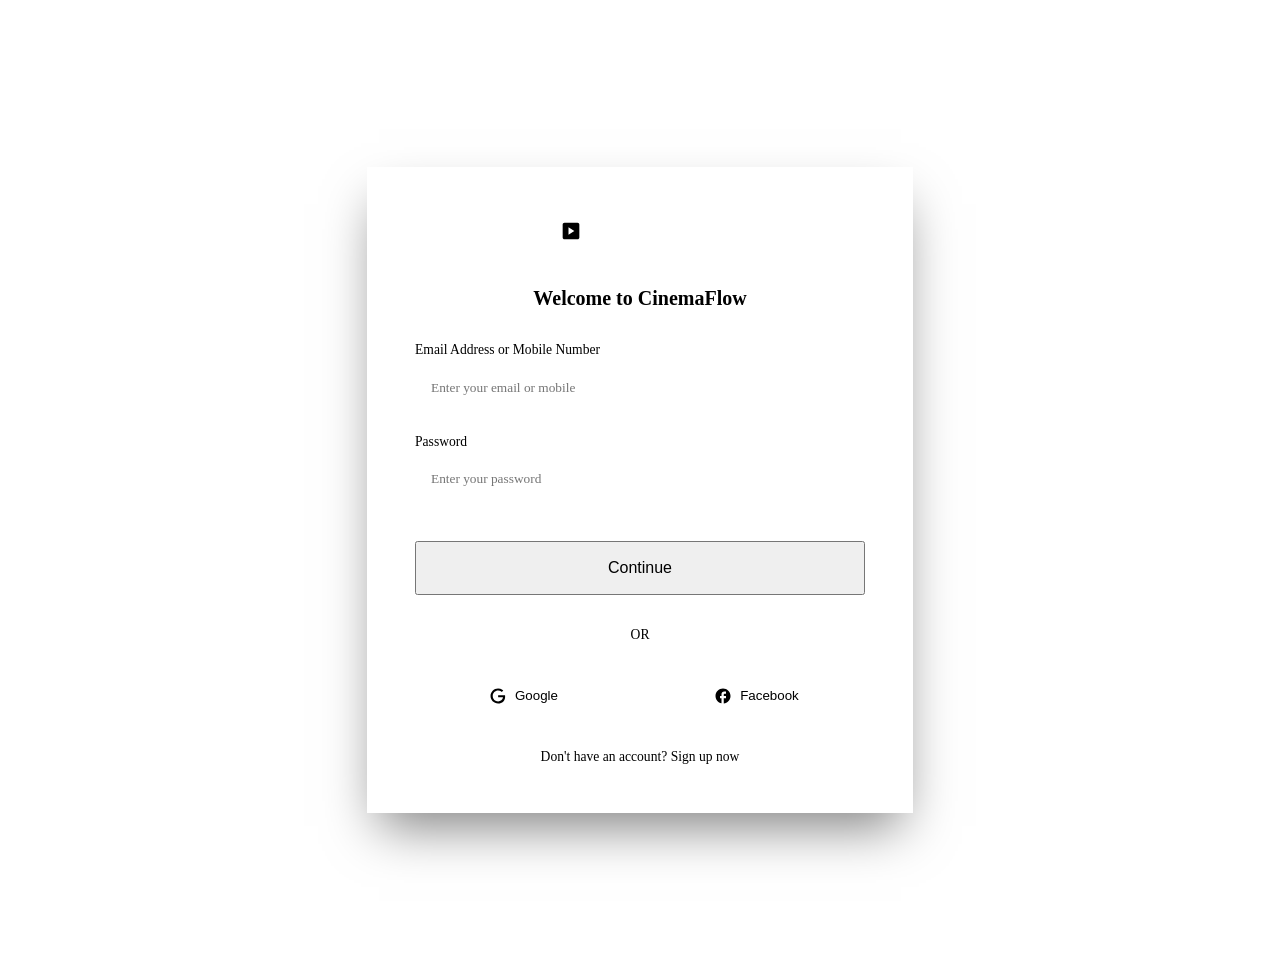
<file: classes/templates/pages/login.html>
<!DOCTYPE html>
<html lang="en" xmlns:th="http://www.thymeleaf.org">
<head>
  <meta charset="UTF-8">
  <meta name="viewport" content="width=device-width, initial-scale=1.0">
  <title>Login / Sign Up - CinemaFlow</title>
  
  <link rel="stylesheet" th:href="@{/css/cinema-flow.css}">
  <style>
    .auth-page {
      display: flex;
      min-height: 100vh;
      align-items: center;
      justify-content: center;
      background: linear-gradient(135deg, var(--cf-bg-base) 0%, #170707 100%);
      padding: 2rem;
    }
    .auth-card {
      background: var(--cf-bg-surface-elevated);
      border: 1px solid var(--cf-border-medium);
      border-radius: var(--cf-radius-lg);
      padding: 3rem;
      width: 100%;
      max-width: 450px;
      box-shadow: 0 25px 50px -12px rgba(0,0,0,0.5);
    }
    
    .auth-brand {
      display: flex;
      justify-content: center;
      margin-bottom: 2.5rem;
    }
    .auth-brand .cf-brand-mark {
      width: 32px;
      height: 32px;
    }
    .auth-brand span {
      font-size: 1.5rem;
      font-weight: 800;
      color: #fff;
    }
    .text-vermilion {
      color: var(--cf-accent-primary);
    }
    
    .auth-title {
      font-size: 1.25rem;
      font-weight: 600;
      text-align: center;
      margin-bottom: 2rem;
      color: var(--cf-text-primary);
    }
    
    .auth-input-group {
      margin-bottom: 1.5rem;
    }
    .auth-input-group label {
      display: block;
      font-size: 0.85rem;
      margin-bottom: 0.5rem;
      color: var(--cf-text-secondary);
    }
    .auth-input {
      width: 100%;
      padding: 0.85rem 1rem;
      background: var(--cf-bg-surface);
      border: 1px solid var(--cf-border-medium);
      border-radius: var(--cf-radius-sm);
      color: #fff;
      font-family: inherit;
    }
    .auth-input:focus {
      outline: none;
      border-color: var(--cf-accent-primary);
    }
    
    .auth-btn {
      width: 100%;
      padding: 1rem;
      font-size: 1rem;
      margin-top: 1rem;
    }
    
    .auth-divider {
      display: flex;
      align-items: center;
      text-align: center;
      margin: 2rem 0;
      color: var(--cf-text-muted);
      font-size: 0.85rem;
    }
    .auth-divider::before, .auth-divider::after {
      content: '';
      flex: 1;
      border-bottom: 1px solid var(--cf-border-subtle);
    }
    .auth-divider::before { margin-right: 1rem; }
    .auth-divider::after { margin-left: 1rem; }
    
    .auth-social {
      display: flex;
      gap: 1rem;
    }
    .auth-social-btn {
      flex: 1;
      display: flex;
      justify-content: center;
      align-items: center;
      gap: 0.5rem;
      padding: 0.75rem;
      background: var(--cf-bg-surface);
      border: 1px solid var(--cf-border-medium);
      border-radius: var(--cf-radius-sm);
      color: var(--cf-text-primary);
      cursor: pointer;
      transition: background 0.2s;
    }
    .auth-social-btn:hover {
      background: var(--cf-bg-base);
    }
    
    .auth-footer {
      text-align: center;
      margin-top: 2rem;
      font-size: 0.85rem;
      color: var(--cf-text-secondary);
    }
    .auth-footer a {
      color: var(--cf-accent-primary);
      text-decoration: none;
    }
    .auth-footer a:hover {
      text-decoration: underline;
    }
  </style>
</head>
<body class="auth-page">
  <div class="auth-card">
    <div class="auth-brand">
      <a th:href="@{/}" style="text-decoration: none; display: flex; align-items: center; gap: 0.5rem;">
        <div class="cf-brand-mark" style="background: var(--cf-accent-primary); border-radius: 6px; display: flex; justify-content: center; align-items: center;">
          <svg viewBox="0 0 24 24" width="20" height="20" fill="currentColor">
            <path d="M19.82 2H4.18C2.97 2 2 2.97 2 4.18v15.64C2 21.03 2.97 22 4.18 22h15.64c1.21 0 2.18-.97 2.18-2.18V4.18C22 2.97 21.03 2 19.82 2zM9 16.5v-9l7 4.5-7 4.5z"/>
          </svg>
        </div>
        <span>Cinema<span class="text-vermilion">Flow</span></span>
      </a>
    </div>
    
    <h1 class="auth-title">Welcome to CinemaFlow</h1>
    
    <form action="#" method="get">
      <div class="auth-input-group">
        <label for="email">Email Address or Mobile Number</label>
        <input type="text" id="email" class="auth-input" placeholder="Enter your email or mobile" required>
      </div>
      
      <div class="auth-input-group">
        <label for="password">Password</label>
        <input type="password" id="password" class="auth-input" placeholder="Enter your password" required>
      </div>
      
      <button th:href="@{/}" type="button" onclick="window.location.href='/'" class="cf-btn cf-btn-primary auth-btn">Continue</button>
    </form>
    
    <div class="auth-divider">OR</div>
    
    <div class="auth-social">
      <button class="auth-social-btn">
        <svg viewBox="0 0 24 24" width="18" height="18" fill="currentColor"><path d="M21.35 11.1h-9.17v2.73h6.51c-.33 3.81-3.5 5.44-6.5 5.44C8.36 19.27 5 16.25 5 12c0-4.1 3.2-7.27 7.2-7.27 3.09 0 4.9 1.97 4.9 1.97L19 4.72S16.56 2 12.1 2C6.42 2 2.03 6.8 2.03 12c0 5.05 4.13 10 10.22 10 5.35 0 9.25-3.67 9.25-9.09 0-1.15-.15-1.81-.15-1.81z"/></svg>
        Google
      </button>
      <button class="auth-social-btn">
        <svg viewBox="0 0 24 24" width="18" height="18" fill="currentColor"><path d="M22 12c0-5.52-4.48-10-10-10S2 6.48 2 12c0 4.84 3.44 8.87 8 9.8V15H8v-3h2V9.5C10 7.57 11.57 6 13.5 6H16v3h-2c-.55 0-1 .45-1 1v2h3v3h-3v6.95c5.05-.5 9-4.76 9-9.95z"/></svg>
        Facebook
      </button>
    </div>
    
    <div class="auth-footer">
      Don't have an account? <a href="#">Sign up now</a>
    </div>
  </div>
</body>
</html>
</file>
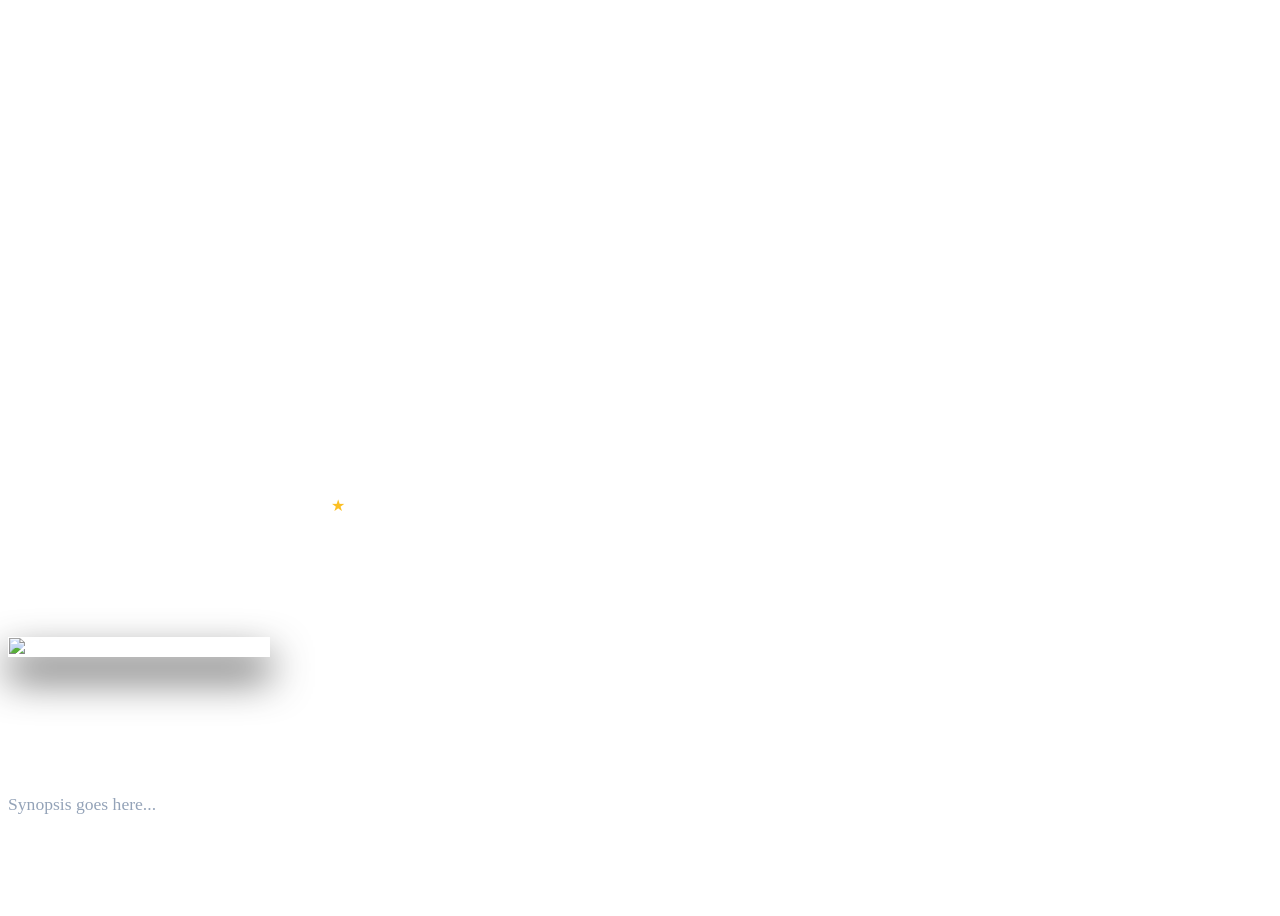
<file: classes/templates/pages/movie-details.html>
<!DOCTYPE html>
<html lang="en" xmlns:th="http://www.thymeleaf.org">
<head>
  <meta charset="UTF-8">
  <meta name="viewport" content="width=device-width, initial-scale=1.0">
  <title th:text="${movie.title + ' - CinemaFlow'}">Movie</title>
  
  <link rel="stylesheet" th:href="@{/css/cinema-flow.css}">
  <style>
    .md-hero {
      position: relative;
      height: 65vh;
      min-height: 500px;
      display: flex;
      align-items: flex-end;
      padding-bottom: 2rem;
      background-size: cover;
      background-position: center 20%;
    }
    .md-hero::before {
      content: '';
      position: absolute;
      inset: 0;
      background: linear-gradient(to top, var(--cf-bg-base) 0%, rgba(10,13,20,0.6) 50%, rgba(10,13,20,0) 100%);
    }
    .md-container {
      position: relative;
      z-index: 10;
      display: flex;
      gap: 3rem;
      align-items: flex-end;
    }
    .md-poster {
      width: 260px;
      border-radius: var(--cf-radius-lg);
      box-shadow: 0 20px 40px rgba(0,0,0,0.8);
      border: 1px solid rgba(255,255,255,0.1);
      transform: translateY(4rem);
    }
    .md-info {
      flex: 1;
      padding-bottom: 1rem;
    }
    .md-title {
      font-family: var(--cf-font-display);
      font-size: 3.5rem;
      font-weight: 800;
      margin-bottom: 0.5rem;
      line-height: 1.1;
    }
    .md-subtitle {
      font-size: 1.2rem;
      color: var(--cf-text-secondary);
      font-style: italic;
      margin-bottom: 1.5rem;
    }
    .md-meta {
      display: flex;
      gap: 1.5rem;
      align-items: center;
      margin-bottom: 1.5rem;
    }
    .md-btn-row {
      display: flex;
      gap: 1rem;
      margin-top: 2rem;
    }
    
    .md-content {
      padding: 6rem 0 4rem;
      display: grid;
      grid-template-columns: 2fr 1fr;
      gap: 4rem;
    }
    .md-synopsis h3 {
      font-size: 1.5rem;
      margin-bottom: 1rem;
      color: var(--cf-text-primary);
    }
    .md-synopsis p {
      font-size: 1.1rem;
      color: #94A3B8;
      line-height: 1.7;
    }
  </style>
</head>
<body style="background-color: var(--cf-bg-base); color: #FFFFFF; display: flex; flex-direction: column; min-height: 100vh;">

  <!-- Global Header Fragment -->
  <div th:replace="~{fragments/header :: header}"></div>

  <main style="flex: 1;">
    <div class="md-hero" th:style="'background-image: url(' + ${movie.backdropPath} + ')'">
        <div class="cf-container md-container">
            <img th:src="${movie.posterPath}" alt="Poster" class="md-poster">
            <div class="md-info">
               <h1 class="md-title" th:text="${movie.title}">Movie Title</h1>
               <div class="md-subtitle" th:if="${movie.subtitle}" th:text="${movie.subtitle}">Subtitle</div>
               
               <div class="md-meta">
                   <div style="display:flex; align-items:center; gap:0.5rem; background: var(--cf-bg-surface-elevated); padding: 0.4rem 0.8rem; border-radius: 100px;">
                       <span style="color: #FBBF24;">★</span>
                       <span style="font-weight: bold;" th:text="${movie.rating}">8.5</span>
                       <span style="color: var(--cf-text-muted);" th:text="'(' + ${movie.reviewCount} + ')'">500</span>
                   </div>
                   <span th:text="${movie.duration}">2h 30m</span>
                   <span th:text="${movie.censorRating}" style="border: 1px solid var(--cf-border-medium); padding: 0.1rem 0.4rem; border-radius: 4px; font-size: 0.8rem;">PG-13</span>
               </div>
               
               <div class="md-btn-row">
                   <a th:href="@{/movies/{id}/showtimes(id=${movie.id})}" class="cf-btn cf-btn-lg cf-btn-primary" style="padding-left: 2rem; padding-right: 2rem;">
                       <svg viewBox="0 0 24 24" width="20" height="20" fill="currentColor" style="margin-right: 0.5rem;"><path d="M4 6H2v14c0 1.1.9 2 2 2h14v-2H4V6zm16-4H8c-1.1 0-2 .9-2 2v12c0 1.1.9 2 2 2h12c1.1 0 2-.9 2-2V4c0-1.1-.9-2-2-2zm0 14H8V4h12v12z"/></svg>
                       Book Tickets
                   </a>
               </div>
            </div>
        </div>
    </div>
    
    <div class="cf-container md-content">
        <div class="md-synopsis">
            <h3>About the Movie</h3>
            <p th:text="${movie.synopsis}">Synopsis goes here...</p>
        </div>
    </div>
  </main>

  <div th:replace="~{fragments/footer :: footer}"></div>
</body>
</html>
</file>
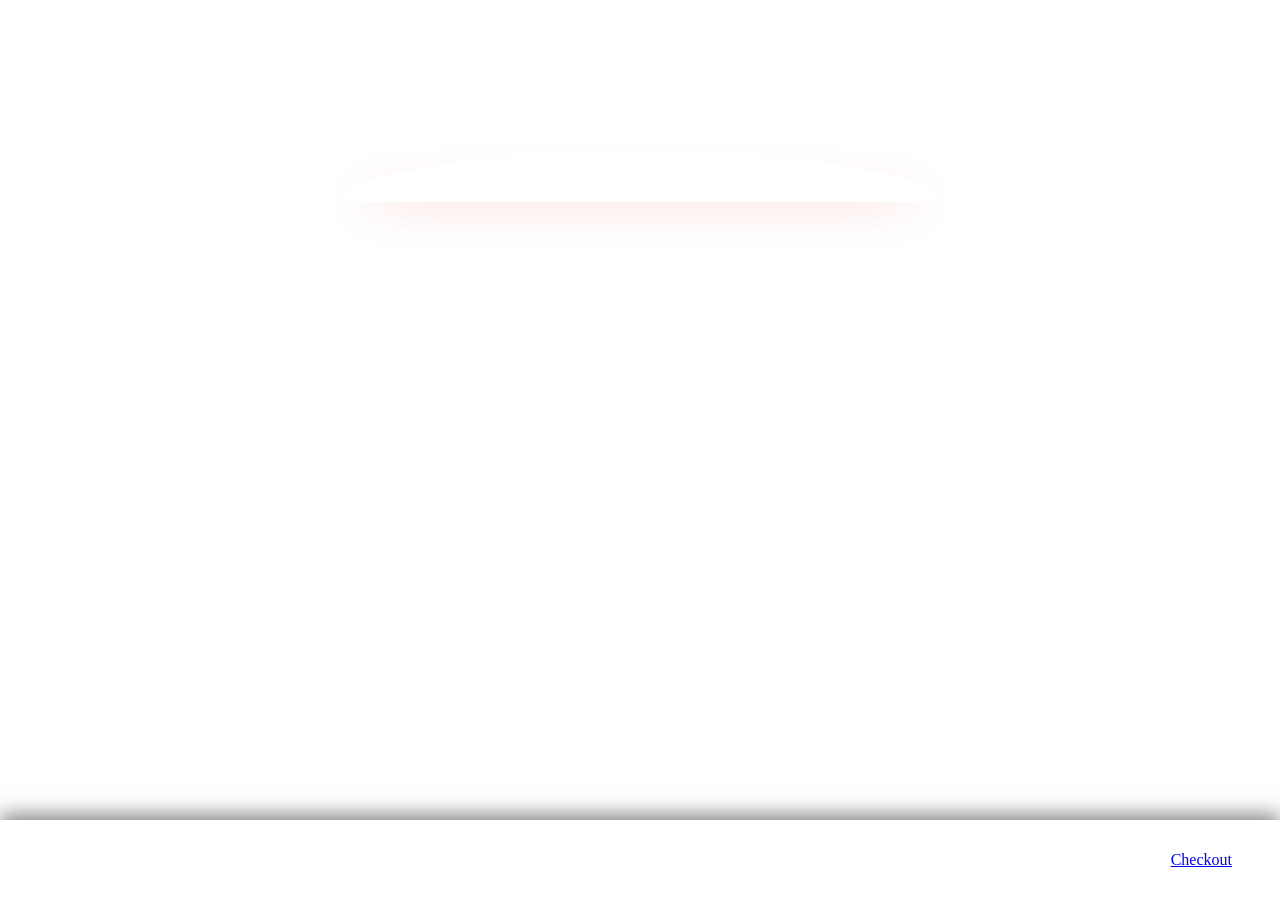
<file: classes/templates/pages/seat-picker.html>
<!DOCTYPE html>
<html lang="en" xmlns:th="http://www.thymeleaf.org">
<head>
  <meta charset="UTF-8">
  <meta name="viewport" content="width=device-width, initial-scale=1.0">
  <title>Select Seats - CinemaFlow</title>
  
  <link rel="stylesheet" th:href="@{/css/cinema-flow.css}">
  <style>
    .sp-header {
      background: var(--cf-bg-surface);
      border-bottom: 1px solid var(--cf-border-medium);
      padding: 1.5rem 0;
      position: sticky;
      top: 60px;
      z-index: 90;
    }
    .sp-header-inner {
      display: flex;
      justify-content: space-between;
      align-items: center;
    }
    
    .sp-movie-title {
      font-size: 1.5rem;
      font-weight: bold;
      color: var(--cf-text-primary);
    }
    .sp-movie-meta {
      font-size: 0.9rem;
      color: var(--cf-text-secondary);
      margin-top: 0.25rem;
    }
    
    .sp-seats-container {
      padding: 3rem 0 8rem;
      display: flex;
      flex-direction: column;
      align-items: center;
      overflow-x: auto;
    }
    
    .sp-screen {
      width: 80%;
      max-width: 600px;
      height: 40px;
      margin-bottom: 4rem;
      border-top: 4px solid var(--cf-accent-primary);
      border-radius: 50% 50% 0 0 / 100% 100% 0 0;
      box-shadow: 0 20px 40px -20px rgba(239, 68, 68, 0.4);
      display: flex;
      justify-content: center;
      align-items: flex-end;
      padding-bottom: 10px;
      color: var(--cf-text-secondary);
      font-size: 0.8rem;
      letter-spacing: 2px;
      text-transform: uppercase;
    }
    
    .sp-row {
      display: flex;
      justify-content: center;
      align-items: center;
      gap: 0.5rem;
      margin-bottom: 0.75rem;
    }
    .sp-row-label {
      width: 25px;
      text-align: center;
      font-size: 0.85rem;
      font-weight: bold;
      color: var(--cf-text-secondary);
      margin-right: 1rem;
    }
    .sp-gap {
      width: 2rem;
    }
    
    .sp-seat {
      width: 28px;
      height: 28px;
      border-radius: 4px;
      background: var(--cf-bg-surface-elevated);
      border: 1px solid var(--cf-border-medium);
      cursor: pointer;
      display: flex;
      justify-content: center;
      align-items: center;
      font-size: 0.7rem;
      color: transparent;
      transition: all 0.2s;
    }
    .sp-seat:hover {
      border-color: var(--cf-accent-primary);
      color: var(--cf-text-primary);
    }
    .sp-seat.selected {
      background: var(--cf-accent-primary);
      border-color: var(--cf-accent-primary);
      color: #fff;
    }
    .sp-seat.sold {
      background: var(--cf-bg-surface);
      border-color: transparent;
      color: var(--cf-text-muted);
      cursor: not-allowed;
      opacity: 0.5;
    }
    
    .sp-zone-label {
      width: 100%;
      max-width: 600px;
      text-align: left;
      font-size: 0.85rem;
      color: var(--cf-text-secondary);
      margin: 2rem 0 1rem;
      padding-bottom: 0.5rem;
      border-bottom: 1px solid var(--cf-border-subtle);
    }
    
    .sp-legend {
      display: flex;
      gap: 2rem;
      margin-top: 3rem;
      padding: 1rem 2rem;
      background: var(--cf-bg-surface-elevated);
      border-radius: 20px;
    }
    .sp-legend-item {
      display: flex;
      align-items: center;
      gap: 0.5rem;
      font-size: 0.85rem;
      color: var(--cf-text-secondary);
    }
    .sp-legend-box {
      width: 16px;
      height: 16px;
      border-radius: 3px;
    }
    
    .sp-footer-bar {
      position: fixed;
      bottom: 0;
      left: 0;
      right: 0;
      background: var(--cf-bg-surface);
      border-top: 1px solid var(--cf-border-medium);
      padding: 1rem 0;
      box-shadow: 0 -5px 20px rgba(0,0,0,0.5);
      z-index: 100;
      transform: translateY(100%);
      transition: transform 0.3s cubic-bezier(0.4, 0, 0.2, 1);
    }
    .sp-footer-bar.active {
      transform: translateY(0);
    }
    .sp-footer-inner {
      display: flex;
      justify-content: space-between;
      align-items: center;
    }
    .sp-selection-info {
      display: flex;
      flex-direction: column;
    }
    .sp-selection-seats {
      font-size: 1.1rem;
      font-weight: bold;
      color: var(--cf-accent-primary);
    }
    .sp-selection-price {
      font-size: 1.5rem;
      font-weight: bold;
    }
  </style>
</head>
<body style="background-color: var(--cf-bg-base); color: #FFFFFF;">

  <div th:replace="~{fragments/header :: header}"></div>

  <div class="sp-header">
    <div class="cf-container sp-header-inner">
      <div>
        <div class="sp-movie-title">Dune: Part Two (IMAX 2D)</div>
        <div class="sp-movie-meta">PVR Orion Mall • Today, 08 Oct • 10:30 AM</div>
      </div>
      <div>
        <span class="cf-tag-format-pill">1 Ticket(s) Selected</span>
      </div>
    </div>
  </div>

  <main class="cf-container sp-seats-container">
    
    <div class="sp-screen">All Eyes This Way</div>
    
    <!-- Premium Recliners Zone -->
    <div class="sp-zone-label">PREMIUM RECLINERS - Rs. 450</div>
    <div class="sp-row">
      <div class="sp-row-label">A</div>
      <div class="sp-seat sold">1</div>
      <div class="sp-seat sold">2</div>
      <div class="sp-seat">3</div>
      <div class="sp-seat">4</div>
      <div class="sp-gap"></div>
      <div class="sp-seat">5</div>
      <div class="sp-seat">6</div>
      <div class="sp-seat">7</div>
      <div class="sp-seat">8</div>
    </div>
    
    <!-- Standard Zone -->
    <div class="sp-zone-label">STANDARD - Rs. 280</div>
    <div class="sp-row">
      <div class="sp-row-label">B</div>
      <div class="sp-seat">1</div>
      <div class="sp-seat">2</div>
      <div class="sp-seat">3</div>
      <div class="sp-seat selected">4</div>
      <div class="sp-gap"></div>
      <div class="sp-seat">5</div>
      <div class="sp-seat sold">6</div>
      <div class="sp-seat sold">7</div>
      <div class="sp-seat">8</div>
    </div>
    <div class="sp-row">
      <div class="sp-row-label">C</div>
      <div class="sp-seat">1</div>
      <div class="sp-seat">2</div>
      <div class="sp-seat">3</div>
      <div class="sp-seat">4</div>
      <div class="sp-gap"></div>
      <div class="sp-seat">5</div>
      <div class="sp-seat">6</div>
      <div class="sp-seat sold">7</div>
      <div class="sp-seat sold">8</div>
    </div>
    <div class="sp-row">
      <div class="sp-row-label">D</div>
      <div class="sp-seat">1</div>
      <div class="sp-seat sold">2</div>
      <div class="sp-seat sold">3</div>
      <div class="sp-seat sold">4</div>
      <div class="sp-gap"></div>
      <div class="sp-seat sold">5</div>
      <div class="sp-seat sold">6</div>
      <div class="sp-seat">7</div>
      <div class="sp-seat">8</div>
    </div>
    
    <div class="sp-legend">
      <div class="sp-legend-item">
        <div class="sp-legend-box" style="background: var(--cf-bg-surface-elevated); border: 1px solid var(--cf-border-medium);"></div>
        <span>Available</span>
      </div>
      <div class="sp-legend-item">
        <div class="sp-legend-box" style="background: var(--cf-accent-primary);"></div>
        <span>Selected</span>
      </div>
      <div class="sp-legend-item">
        <div class="sp-legend-box" style="background: var(--cf-bg-surface); opacity: 0.5;"></div>
        <span>Sold</span>
      </div>
    </div>
    
  </main>
  
  <div class="sp-footer-bar active">
    <div class="cf-container sp-footer-inner">
      <div class="sp-selection-info">
        <span class="sp-selection-seats">Selected: B4</span>
        <span class="sp-selection-price">Rs. 280.00</span>
      </div>
      <a id="checkout-btn" href="/payment" class="cf-btn cf-btn-lg cf-btn-primary" style="padding-left: 3rem; padding-right: 3rem;">
        Checkout
      </a>
    </div>
  </div>

  <!-- Since seat picker is a standalone interactive page, we won't clutter it with a fat footer -->
  
  <script>
    document.addEventListener('DOMContentLoaded', () => {
      const seats = document.querySelectorAll('.sp-seat:not(.sold)');
      const seatsLabel = document.querySelector('.sp-selection-seats');
      const priceLabel = document.querySelector('.sp-selection-price');
      const checkoutBtn = document.getElementById('checkout-btn');
      
      checkoutBtn.href = '/payment?amount=280&seats=B4'; // Default starting state based on hardcoded selection
      
      seats.forEach(seat => {
        seat.addEventListener('click', (e) => {
          e.target.classList.toggle('selected');
          
          let selected = document.querySelectorAll('.sp-seat.selected');
          let text = Array.from(selected).map(s => s.parentElement.querySelector('.sp-row-label').textContent + s.textContent).join(', ');
          
          let price = 0;
          selected.forEach(s => {
              let checkEl = s.closest('.sp-row');
              while(checkEl && !checkEl.classList.contains('sp-zone-label')) {
                 checkEl = checkEl.previousElementSibling;
              }
              if(checkEl && checkEl.textContent.includes('PREMIUM')) {
                price += 450;
              } else {
                price += 280;
              }
          });
          
          if(selected.length > 0) {
            seatsLabel.innerHTML = 'Selected: ' + text;
            priceLabel.innerHTML = 'Rs. ' + price + '.00';
            checkoutBtn.href = '/payment?amount=' + price + '&seats=' + encodeURIComponent(text);
            checkoutBtn.style.pointerEvents = 'auto';
            checkoutBtn.style.opacity = '1';
          } else {
            seatsLabel.innerHTML = 'No seats selected';
            priceLabel.innerHTML = 'Rs. 0.00';
            checkoutBtn.href = '#';
            checkoutBtn.style.pointerEvents = 'none';
            checkoutBtn.style.opacity = '0.5';
          }
        });
      });
    });
  </script>
</body>
</html>
</file>
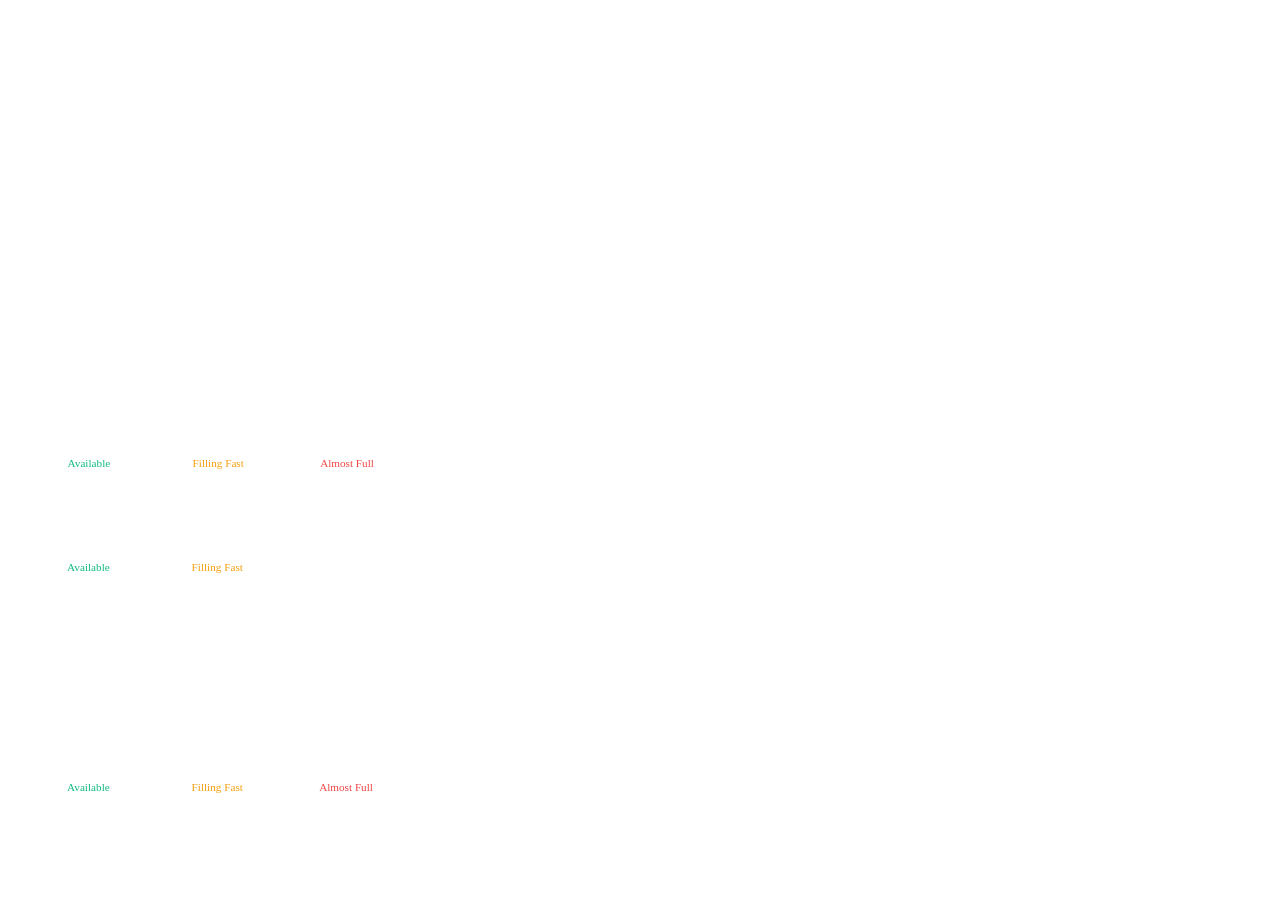
<file: classes/templates/pages/showtimes.html>
<!DOCTYPE html>
<html lang="en" xmlns:th="http://www.thymeleaf.org">
<head>
  <meta charset="UTF-8">
  <meta name="viewport" content="width=device-width, initial-scale=1.0">
  <title th:text="${movie.title + ' - Select Showtime'}">Select Showtime</title>
  
  <link rel="stylesheet" th:href="@{/css/cinema-flow.css}">
  <style>
    .st-header {
      background: var(--cf-bg-surface);
      border-bottom: 1px solid var(--cf-border-medium);
      padding: 1.5rem 0;
    }
    .st-title {
      font-size: 2rem;
      font-weight: 700;
      margin-bottom: 0.5rem;
    }
    .st-meta {
      color: var(--cf-text-secondary);
      font-size: 0.95rem;
    }
    
    .st-dates {
      display: flex;
      gap: 1rem;
      padding: 1.5rem 0;
      border-bottom: 1px solid var(--cf-border-subtle);
      overflow-x: auto;
    }
    .st-date-btn {
      display: flex;
      flex-direction: column;
      align-items: center;
      min-width: 70px;
      padding: 0.75rem 1rem;
      border-radius: var(--cf-radius-md);
      background: var(--cf-bg-surface-elevated);
      border: 1px solid var(--cf-border-medium);
      color: var(--cf-text-secondary);
      cursor: pointer;
      transition: all 0.2s;
    }
    .st-date-btn:hover {
      border-color: var(--cf-text-primary);
    }
    .st-date-btn.active {
      background: var(--cf-accent-primary);
      border-color: var(--cf-accent-primary);
      color: #fff;
    }
    .st-date-day { font-size: 0.8rem; text-transform: uppercase; margin-bottom: 0.25rem; font-weight: bold; }
    .st-date-num { font-size: 1.4rem; font-weight: bold; }
    .st-date-mon { font-size: 0.8rem; }
    
    .st-cinema-list {
      padding: 2rem 0 4rem;
      display: flex;
      flex-direction: column;
      gap: 1.5rem;
    }
    .st-cinema {
      background: var(--cf-bg-surface);
      border: 1px solid var(--cf-border-subtle);
      border-radius: var(--cf-radius-lg);
      padding: 1.5rem;
    }
    .st-cinema-header {
      display: flex;
      justify-content: space-between;
      align-items: flex-start;
      margin-bottom: 1.5rem;
    }
    .st-cinema-name {
      font-size: 1.25rem;
      font-weight: bold;
      display: flex;
      align-items: center;
      gap: 0.5rem;
    }
    .st-cinema-address {
      color: var(--cf-text-muted);
      font-size: 0.9rem;
      margin-top: 0.25rem;
    }
    .st-formats {
      display: flex;
      flex-direction: column;
      gap: 1.5rem;
    }
    .st-format-row {
      display: flex;
      flex-direction: column;
      gap: 0.75rem;
    }
    .st-format-label {
      font-size: 0.85rem;
      font-weight: 600;
      color: var(--cf-text-secondary);
      text-transform: uppercase;
      letter-spacing: 0.5px;
    }
    .st-times {
      display: flex;
      gap: 1rem;
      flex-wrap: wrap;
    }
    .st-time-pill {
      display: inline-flex;
      flex-direction: column;
      align-items: center;
      padding: 0.5rem 1.25rem;
      border-radius: var(--cf-radius-sm);
      border: 1px solid var(--cf-border-medium);
      color: var(--cf-text-primary);
      text-decoration: none;
      transition: all 0.2s;
    }
    .st-time-pill:hover {
      border-color: var(--cf-accent-primary);
      background: rgba(239, 68, 68, 0.1);
    }
    .st-time-val { font-size: 1.1rem; font-weight: 600; }
    .st-time-status { font-size: 0.7rem; color: #10B981; margin-top: 0.2rem; }
  </style>
</head>
<body style="background-color: var(--cf-bg-base); color: #FFFFFF; display: flex; flex-direction: column; min-height: 100vh;">

  <div th:replace="~{fragments/header :: header}"></div>

  <div class="st-header">
    <div class="cf-container">
      <h1 class="st-title" th:text="${movie.title}">Movie Title</h1>
      <div class="st-meta">
        <span th:text="${movie.censorRating}">PG-13</span> • <span th:text="${movie.duration}">2h 30m</span>
      </div>
    </div>
  </div>

  <main style="flex: 1;" class="cf-container">
    <div class="st-dates" id="date-selector-container">
      <!-- Dates generated by JavaScript -->
    </div>
    
    <script>
      document.addEventListener('DOMContentLoaded', () => {
        const container = document.getElementById('date-selector-container');
        const today = new Date();
        const days = ['SUN', 'MON', 'TUE', 'WED', 'THU', 'FRI', 'SAT'];
        const months = ['JAN', 'FEB', 'MAR', 'APR', 'MAY', 'JUN', 'JUL', 'AUG', 'SEP', 'OCT', 'NOV', 'DEC'];
        
        let html = '';
        for (let i = 0; i < 7; i++) {
          const d = new Date(today);
          d.setDate(today.getDate() + i);
          
          let dayName = i === 0 ? 'TODAY' : (i === 1 ? 'TMRW' : days[d.getDay()]);
          let num = d.getDate().toString().padStart(2, '0');
          let mon = months[d.getMonth()];
          
          let activeClass = i === 0 ? 'active' : '';
          html += `<button class="st-date-btn ${activeClass}" onclick="selectDate(this)">
            <span class="st-date-day">${dayName}</span>
            <span class="st-date-num">${num}</span>
            <span class="st-date-mon">${mon}</span>
          </button>`;
        }
        container.innerHTML = html;
      });
      
      function selectDate(btn) {
        document.querySelectorAll('.st-date-btn').forEach(b => b.classList.remove('active'));
        btn.classList.add('active');
        // In a real app, this would trigger an AJAX fetch for new showtimes
      }
    </script>

    <div class="st-cinema-list" id="cinema-list-container">
      
      <!-- Cinemas will be populated dynamically via JavaScript based on selected city -->
      
    </div>
  </main>

  <div th:replace="~{fragments/footer :: footer}"></div>
  
  <script>
    document.addEventListener('DOMContentLoaded', () => {
      // Fetch city directly from LocalStorage which is managed by home.js/discover.js
      const savedCity = localStorage.getItem('cinemaflow_city');
      let cityKey = 'bengaluru';
      
      if (savedCity) {
        try {
          const cityObj = JSON.parse(savedCity);
          // Set the header DOM so it aligns visually too!
          const cityLabelEl = document.getElementById('current-city-label');
          if (cityLabelEl && cityObj.name) {
            cityLabelEl.textContent = cityObj.name;
          }
          if (cityObj.id) {
            cityKey = cityObj.id;
          }
        } catch(e) {}
      }
      
      const cityTheaters = {
        'bengaluru': [
          { name: 'PVR: Orion Mall, Rajajinagar', addr: 'Dr Rajkumar Road, Malleshwaram West, Bangalore', formats: [{label: 'IMAX 2D', times: ['10:30 AM', '02:15 PM', '08:45 PM']}, {label: 'STANDARD 2D', times: ['11:00 AM', '06:20 PM']}] },
          { name: 'INOX: Garuda Mall, Magrath Road', addr: 'Ashok Nagar, Bangalore', formats: [{label: '4DX 3D', times: ['12:30 PM', '05:00 PM', '09:30 PM']}] }
        ],
        'delhi': [
          { name: 'PVR: Select City Walk, Saket', addr: 'A-3, District Centre, Saket, New Delhi', formats: [{label: 'IMAX 3D', times: ['09:15 AM', '01:30 PM', '07:45 PM']}, {label: 'STANDARD 2D', times: ['10:45 AM', '04:20 PM']}] },
          { name: 'INOX: Nehru Place', addr: 'Epicuria Mall, Nehru Place, New Delhi', formats: [{label: 'STANDARD 2D', times: ['11:30 AM', '03:15 PM', '08:30 PM']}] },
          { name: 'Cinepolis: DLF Avenue', addr: 'DLF Avenue, Saket, New Delhi', formats: [{label: '4DX 3D', times: ['12:00 PM', '06:00 PM']}] }
        ],
        'mumbai': [
          { name: 'PVR: Phoenix Palladium, Lower Parel', addr: 'Senapati Bapat Marg, Lower Parel, Mumbai', formats: [{label: 'IMAX 2D', times: ['10:00 AM', '02:45 PM', '09:15 PM']}] },
          { name: 'INOX: R-City Mall, Ghatkopar', addr: 'LBS Marg, Ghatkopar West, Mumbai', formats: [{label: 'STANDARD 2D', times: ['11:15 AM', '04:30 PM', '08:00 PM']}] }
        ],
        'chennai': [
          { name: 'PVR: VR Mall, Anna Nagar', addr: '100 Feet Rd, Anna Nagar, Chennai', formats: [{label: 'IMAX 3D', times: ['09:45 AM', '02:30 PM', '08:15 PM']}] },
          { name: 'Sathyam Cinemas', addr: 'Royapettah, Chennai', formats: [{label: 'STANDARD 2D', times: ['10:30 AM', '03:45 PM', '10:00 PM']}] }
        ],
        'hyderabad': [
          { name: 'PVR: Inorbit Mall, Cyberabad', addr: 'Madhapur, Hyderabad', formats: [{label: 'IMAX 2D', times: ['10:45 AM', '03:30 PM', '09:45 PM']}] },
          { name: 'AMB Cinemas', addr: 'Sarath City Capital Mall, Kondapur', formats: [{label: 'SCREENX 2D', times: ['11:00 AM', '04:15 PM', '10:30 PM']}] }
        ],
        'pune': [
          { name: 'PVR: Phoenix Marketcity, Viman Nagar', addr: 'Viman Nagar, Pune', formats: [{label: 'IMAX 3D', times: ['09:30 AM', '12:45 PM', '07:30 PM']}] },
          { name: 'Cinepolis: Westend Mall', addr: 'Aundh, Pune', formats: [{label: '4DX 3D', times: ['10:00 AM', '04:15 PM', '10:00 PM']}] }
        ],
        'kolkata': [
          { name: 'INOX: South City Mall', addr: 'Prince Anwar Shah Road, Kolkata', formats: [{label: 'IMAX 2D', times: ['11:00 AM', '03:30 PM', '09:00 PM']}, {label: 'STANDARD 2D', times: ['01:15 PM', '05:45 PM']}] },
          { name: 'PVR: Mani Square', addr: 'EM Bypass, Kolkata', formats: [{label: 'STANDARD 2D', times: ['10:15 AM', '02:45 PM', '08:30 PM']}] }
        ],
        'ahmedabad': [
          { name: 'PVR: Acropolis Mall', addr: 'Thaltej Cross Road, Ahmedabad', formats: [{label: '4DX 3D', times: ['09:00 AM', '02:15 PM', '08:45 PM']}] },
          { name: 'Cinepolis: Alpha One Mall', addr: 'Vastrapur, Ahmedabad', formats: [{label: 'STANDARD 2D', times: ['11:30 AM', '04:00 PM', '09:15 PM']}] }
        ]
      };
      
      const theaters = cityTheaters[cityKey] || cityTheaters['bengaluru'];
      const container = document.getElementById('cinema-list-container');
      
      let html = '';
      
      theaters.forEach((t, i) => {
        let formatsHtml = t.formats.map(f => {
          let timesHtml = f.times.map((time, j) => {
            let status = j % 3 === 1 ? '<span class="st-time-status" style="color:#F59E0B">Filling Fast</span>' : (j % 3 === 2 ? '<span class="st-time-status" style="color:#EF4444">Almost Full</span>' : '<span class="st-time-status">Available</span>');
            return `<a href="/showtimes/${100 + i + j}/seats" class="st-time-pill">
                      <span class="st-time-val">${time}</span>
                      ${status}
                    </a>`;
          }).join('');
          
          return `<div class="st-format-row">
                    <div class="st-format-label">${f.label}</div>
                    <div class="st-times">${timesHtml}</div>
                  </div>`;
        }).join('');
        
        html += `
        <div class="st-cinema">
          <div class="st-cinema-header">
            <div>
              <div class="st-cinema-name">
                <svg viewBox="0 0 24 24" width="20" height="20" fill="currentColor"><path d="M12 2C8.13 2 5 5.13 5 9c0 5.25 7 13 7 13s7-7.75 7-13c0-3.87-3.13-7-7-7zm0 9.5a2.5 2.5 0 0 1 0-5 2.5 2.5 0 0 1 0 5z"/></svg>
                ${t.name}
              </div>
              <div class="st-cinema-address">${t.addr}</div>
            </div>
          </div>
          <div class="st-formats">
            ${formatsHtml}
          </div>
        </div>
        `;
      });
      
      container.innerHTML = html;
      
    });
  </script>
</body>
</html>
</file>
<file: classes/static/css/cinema-flow.css>
/**
 * CinemaFlow Master Stylesheet
 * Consolidates design tokens, typography, layout, and component systems.
 */

@import url('tokens.css');
@import url('reset.css');
@import url('typography.css');
@import url('layout.css');

/* Components */
@import url('components/buttons.css');
@import url('components/badges.css');
@import url('components/cards.css');
@import url('components/forms.css');
@import url('components/modals.css');
@import url('components/seat_map.css');
@import url('components/ticket.css');
@import url('components/states.css');
</file>
<file: classes/static/css/pages/home.css>
/**
 * CinemaFlow — Premium Cinema Dashboard Stylesheet
 * Recreates the dense, immersive visual hierarchy of the reference design:
 * - Compact high-density cinema header
 * - 2-column layout (Main content ~72% / Right Discovery panel ~28%)
 * - Cinematic Hero with backdrop, titles, dual CTAs, format pills, and controls
 * - Compact horizontal movie cards for Now Showing & Trending Now
 * - Cinemas Near You theatre cards with format pills
 * - Right-side "What Should I Watch?" interactive progressive panel
 * - "Personalized for You", "Premium Experiences", and "Your Watchlist" widgets
 */

/* ==========================================================================
   Dashboard Global Container
   ========================================================================== */
.cf-dashboard-container {
  width: 100%;
  max-width: 1720px;
  margin: 0 auto;
  padding: 0 var(--cf-space-6);
}

@media (max-width: 768px) {
  .cf-dashboard-container {
    padding: 0 var(--cf-space-3);
  }
}

/* 2-Column Grid Layout */
.cf-dashboard-grid {
  display: grid;
  grid-template-columns: minmax(0, 1fr) 380px;
  gap: var(--cf-space-6);
  padding-top: var(--cf-space-4);
  padding-bottom: var(--cf-space-12);
  align-items: start;
}

@media (max-width: 1400px) {
  .cf-dashboard-grid {
    grid-template-columns: minmax(0, 1fr) 340px;
    gap: var(--cf-space-5);
  }
}

@media (max-width: 1120px) {
  .cf-dashboard-grid {
    grid-template-columns: 1fr;
  }
}

/* ==========================================================================
   Compact Premium Header
   ========================================================================== */
.cf-header-compact {
  position: sticky;
  top: 0;
  z-index: var(--cf-z-fixed-nav);
  height: 64px;
  background-color: rgba(11, 13, 19, 0.94);
  backdrop-filter: blur(16px);
  -webkit-backdrop-filter: blur(16px);
  border-bottom: 1px solid rgba(255, 255, 255, 0.07);
}

.cf-header-compact-inner {
  display: flex;
  align-items: center;
  justify-content: space-between;
  height: 100%;
  gap: var(--cf-space-5);
}

/* Brand Logo */
.cf-header-brand {
  display: flex;
  align-items: center;
  gap: 10px;
  font-family: var(--cf-font-display);
  font-size: 1.35rem;
  font-weight: var(--cf-weight-extrabold);
  letter-spacing: -0.02em;
  color: #FFFFFF;
  text-decoration: none;
  flex-shrink: 0;
}

.cf-header-logo-icon {
  width: 28px;
  height: 28px;
  border-radius: 7px;
  background: linear-gradient(135deg, #FF334B 0%, #C4162B 100%);
  display: flex;
  align-items: center;
  justify-content: center;
  box-shadow: 0 2px 10px rgba(255, 51, 75, 0.4);
}

.cf-header-logo-icon svg {
  width: 14px;
  height: 14px;
  fill: #FFFFFF;
  margin-left: 1px;
}

/* Navigation Links */
.cf-header-nav {
  display: flex;
  align-items: center;
  gap: var(--cf-space-6);
}

.cf-header-nav-link {
  font-family: var(--cf-font-body);
  font-size: var(--cf-font-size-sm);
  font-weight: var(--cf-weight-medium);
  color: var(--cf-text-secondary);
  text-decoration: none;
  position: relative;
  padding: 8px 0;
  transition: color var(--cf-transition-fast);
}

.cf-header-nav-link:hover {
  color: #FFFFFF;
}

.cf-header-nav-link.is-active {
  color: #FFFFFF;
  font-weight: var(--cf-weight-semibold);
}

.cf-header-nav-link.is-active::after {
  content: '';
  position: absolute;
  bottom: 0;
  left: 0;
  right: 0;
  height: 2px;
  background-color: var(--cf-accent-primary);
  border-radius: 2px;
  box-shadow: 0 0 8px var(--cf-accent-primary-glow);
}

/* Header Right Actions */
.cf-header-actions {
  display: flex;
  align-items: center;
  gap: var(--cf-space-3);
}

.cf-city-pill-btn {
  display: inline-flex;
  align-items: center;
  gap: 6px;
  padding: 6px 12px;
  background: rgba(255, 255, 255, 0.05);
  border: 1px solid rgba(255, 255, 255, 0.1);
  border-radius: var(--cf-radius-full);
  color: #FFFFFF;
  font-size: var(--cf-font-size-xs);
  font-weight: var(--cf-weight-medium);
  cursor: pointer;
  transition: all var(--cf-transition-fast);
}

.cf-city-pill-btn:hover {
  background: rgba(255, 255, 255, 0.09);
  border-color: rgba(255, 255, 255, 0.2);
}

.cf-city-pill-btn svg.pin {
  width: 14px;
  height: 14px;
  fill: var(--cf-accent-primary);
}

.cf-city-pill-btn svg.arrow {
  width: 10px;
  height: 10px;
  fill: var(--cf-text-muted);
}

.cf-header-search-wrap {
  position: relative;
  width: 260px;
}

.cf-header-search-wrap svg {
  position: absolute;
  left: 10px;
  top: 50%;
  transform: translateY(-50%);
  width: 14px;
  height: 14px;
  fill: var(--cf-text-muted);
  pointer-events: none;
}

.cf-header-search-input {
  width: 100%;
  padding: 6px 12px 6px 32px;
  font-size: var(--cf-font-size-xs);
  color: #FFFFFF;
  background: rgba(255, 255, 255, 0.05);
  border: 1px solid rgba(255, 255, 255, 0.09);
  border-radius: var(--cf-radius-full);
  transition: all var(--cf-transition-fast);
}

.cf-header-search-input::placeholder {
  color: var(--cf-text-muted);
}

.cf-header-search-input:focus {
  background: rgba(255, 255, 255, 0.08);
  border-color: var(--cf-accent-primary);
  box-shadow: 0 0 0 2px var(--cf-accent-primary-subtle);
}

.cf-auth-btn-pill {
  display: inline-flex;
  align-items: center;
  gap: 6px;
  padding: 6px 14px;
  background: transparent;
  border: 1px solid rgba(255, 255, 255, 0.15);
  border-radius: var(--cf-radius-full);
  color: #FFFFFF;
  font-size: var(--cf-font-size-xs);
  font-weight: var(--cf-weight-medium);
  cursor: pointer;
  transition: all var(--cf-transition-fast);
}

.cf-auth-btn-pill:hover {
  background: rgba(255, 255, 255, 0.08);
  border-color: #FFFFFF;
}

.cf-auth-btn-pill svg {
  width: 14px;
  height: 14px;
  fill: currentColor;
}

@media (max-width: 900px) {
  .cf-header-nav { display: none; }
  .cf-header-search-wrap { width: 180px; }
}

/* ==========================================================================
   Hero Spotlight Section (Widescreen Cinematic Reference)
   ========================================================================== */
.cf-hero-banner {
  position: relative;
  width: 100%;
  height: 420px;
  border-radius: var(--cf-radius-xl);
  overflow: hidden;
  background-color: #10121A;
  border: 1px solid rgba(255, 255, 255, 0.07);
  box-shadow: 0 8px 30px rgba(0, 0, 0, 0.7);
  margin-bottom: var(--cf-space-6);
}

.cf-hero-bg-img {
  position: absolute;
  top: 0;
  left: 0;
  width: 100%;
  height: 100%;
  object-fit: cover;
  object-position: center 20%;
  filter: brightness(0.75) contrast(1.05);
  transition: transform 6s ease;
}

.cf-hero-banner:hover .cf-hero-bg-img {
  transform: scale(1.02);
}

/* Dark Cinematic Multi-Layer Gradient Overlays */
.cf-hero-overlay-dark {
  position: absolute;
  top: 0;
  left: 0;
  right: 0;
  bottom: 0;
  background: 
    linear-gradient(90deg, rgba(11, 13, 19, 0.96) 0%, rgba(11, 13, 19, 0.75) 45%, rgba(11, 13, 19, 0.15) 85%, rgba(11, 13, 19, 0.4) 100%),
    linear-gradient(180deg, rgba(11, 13, 19, 0.2) 0%, rgba(11, 13, 19, 0.85) 100%);
  pointer-events: none;
}

.cf-hero-body-content {
  position: relative;
  z-index: 2;
  height: 100%;
  padding: var(--cf-space-6) var(--cf-space-8);
  display: flex;
  flex-direction: column;
  justify-content: center;
  max-width: 600px;
}

.cf-hero-now-badge {
  display: inline-flex;
  align-items: center;
  gap: 5px;
  padding: 4px 10px;
  background: rgba(255, 255, 255, 0.08);
  border: 1px solid rgba(255, 255, 255, 0.12);
  border-radius: var(--cf-radius-full);
  font-size: 0.7rem;
  font-weight: var(--cf-weight-semibold);
  color: #E2E8F0;
  text-transform: uppercase;
  letter-spacing: 0.05em;
  width: fit-content;
  margin-bottom: var(--cf-space-3);
}

.cf-hero-now-badge svg {
  width: 8px;
  height: 8px;
  fill: var(--cf-accent-primary);
}

/* Stylized Film Logo */
.cf-hero-film-title {
  font-family: var(--cf-font-display);
  font-size: 2.75rem;
  font-weight: var(--cf-weight-extrabold);
  letter-spacing: 0.15em;
  text-transform: uppercase;
  color: #FFFFFF;
  line-height: 1;
  margin-bottom: 4px;
  text-shadow: 0 2px 14px rgba(0, 0, 0, 0.8);
}

.cf-hero-subtitle-sub {
  font-family: var(--cf-font-display);
  font-size: 0.85rem;
  letter-spacing: 0.35em;
  text-transform: uppercase;
  color: var(--cf-text-secondary);
  margin-bottom: var(--cf-space-3);
}

/* Metadata Chips Row */
.cf-hero-meta-row {
  display: flex;
  align-items: center;
  gap: 8px;
  flex-wrap: wrap;
  font-size: 0.78rem;
  color: var(--cf-text-secondary);
  margin-bottom: var(--cf-space-3);
}

.cf-rating-pill-gold {
  display: inline-flex;
  align-items: center;
  gap: 4px;
  color: var(--cf-accent-gold);
  font-weight: var(--cf-weight-bold);
}

.cf-rating-pill-gold svg {
  width: 13px;
  height: 13px;
  fill: var(--cf-accent-gold);
}

.cf-hero-desc {
  font-size: 0.82rem;
  line-height: 1.55;
  color: #94A3B8;
  margin-bottom: var(--cf-space-4);
  display: -webkit-box;
  -webkit-line-clamp: 2;
  -webkit-box-orient: vertical;
  overflow: hidden;
}

/* Hero Action Buttons */
.cf-hero-btn-group {
  display: flex;
  align-items: center;
  gap: var(--cf-space-3);
  margin-bottom: var(--cf-space-4);
}

.cf-btn-hero-primary {
  display: inline-flex;
  align-items: center;
  gap: 7px;
  padding: 9px 20px;
  background: linear-gradient(135deg, #FF334B 0%, #E02037 100%);
  color: #FFFFFF;
  font-family: var(--cf-font-display);
  font-size: 0.82rem;
  font-weight: var(--cf-weight-bold);
  border-radius: var(--cf-radius-full);
  text-decoration: none;
  box-shadow: 0 4px 16px rgba(255, 51, 75, 0.4);
  transition: all var(--cf-transition-fast);
}

.cf-btn-hero-primary:hover {
  transform: translateY(-1px);
  box-shadow: 0 6px 20px rgba(255, 51, 75, 0.55);
}

.cf-btn-hero-secondary {
  display: inline-flex;
  align-items: center;
  gap: 7px;
  padding: 9px 18px;
  background: rgba(255, 255, 255, 0.1);
  backdrop-filter: blur(8px);
  border: 1px solid rgba(255, 255, 255, 0.15);
  color: #FFFFFF;
  font-family: var(--cf-font-display);
  font-size: 0.82rem;
  font-weight: var(--cf-weight-medium);
  border-radius: var(--cf-radius-full);
  cursor: pointer;
  transition: all var(--cf-transition-fast);
}

.cf-btn-hero-secondary:hover {
  background: rgba(255, 255, 255, 0.18);
  border-color: rgba(255, 255, 255, 0.3);
}

/* Format Tags Under Hero */
.cf-hero-formats-row {
  display: flex;
  align-items: center;
  gap: 6px;
}

.cf-tag-format-pill {
  padding: 2px 8px;
  background: rgba(255, 255, 255, 0.05);
  border: 1px solid rgba(255, 255, 255, 0.1);
  border-radius: 4px;
  font-size: 0.68rem;
  font-weight: var(--cf-weight-bold);
  color: #00D2FF;
  letter-spacing: 0.04em;
}

/* Carousel Control Arrows */
.cf-hero-carousel-controls {
  position: absolute;
  bottom: var(--cf-space-6);
  right: var(--cf-space-6);
  display: flex;
  align-items: center;
  gap: 8px;
  z-index: 3;
}

.cf-carousel-arrow-btn {
  width: 32px;
  height: 32px;
  border-radius: 50%;
  background: rgba(0, 0, 0, 0.45);
  border: 1px solid rgba(255, 255, 255, 0.15);
  display: flex;
  align-items: center;
  justify-content: center;
  color: #FFFFFF;
  cursor: pointer;
  transition: all var(--cf-transition-fast);
}

.cf-carousel-arrow-btn:hover {
  background: var(--cf-accent-primary);
  border-color: var(--cf-accent-primary);
  transform: scale(1.08);
}

.cf-carousel-arrow-btn svg {
  width: 14px;
  height: 14px;
  fill: currentColor;
}

@media (max-width: 640px) {
  .cf-hero-banner { height: auto; min-height: 440px; }
  .cf-hero-body-content { padding: var(--cf-space-5); }
  .cf-hero-film-title { font-size: 2rem; }
}

/* ==========================================================================
   Section Headers (Icon + Title + Subtitle + View All)
   ========================================================================== */
.cf-dash-section {
  margin-bottom: var(--cf-space-6);
}

.cf-dash-section-header {
  display: flex;
  align-items: center;
  justify-content: space-between;
  margin-bottom: var(--cf-space-3);
}

.cf-dash-section-title-wrap {
  display: flex;
  align-items: center;
  gap: 8px;
}

.cf-dash-section-title {
  font-family: var(--cf-font-display);
  font-size: 1.15rem;
  font-weight: var(--cf-weight-bold);
  color: #FFFFFF;
  letter-spacing: -0.01em;
}

.cf-dash-section-sub {
  font-size: 0.75rem;
  color: var(--cf-text-muted);
  margin-top: 2px;
}

.cf-dash-view-all {
  font-size: 0.75rem;
  font-weight: var(--cf-weight-semibold);
  color: var(--cf-text-muted);
  text-decoration: none;
  transition: color var(--cf-transition-fast);
  display: inline-flex;
  align-items: center;
  gap: 3px;
}

.cf-dash-view-all:hover {
  color: var(--cf-accent-primary);
}

/* ==========================================================================
   Compact Movie Rails & Cards (6 items per row reference)
   ========================================================================== */
.cf-cards-carousel-rail {
  display: grid;
  grid-template-columns: repeat(6, 1fr);
  gap: 12px;
  position: relative;
}

@media (max-width: 1400px) {
  .cf-cards-carousel-rail {
    grid-template-columns: repeat(5, 1fr);
  }
  .cf-cards-carousel-rail > *:nth-child(6) {
    display: none;
  }
}

@media (max-width: 992px) {
  .cf-cards-carousel-rail {
    grid-template-columns: repeat(3, 1fr);
  }
  .cf-cards-carousel-rail > *:nth-child(n+4) {
    display: none;
  }
}

@media (max-width: 600px) {
  .cf-cards-carousel-rail {
    grid-template-columns: repeat(2, 1fr);
  }
  .cf-cards-carousel-rail > *:nth-child(n+3) {
    display: none;
  }
}

.cf-compact-movie-card {
  display: flex;
  flex-direction: column;
  background: rgba(19, 23, 34, 0.6);
  border: 1px solid rgba(255, 255, 255, 0.06);
  border-radius: 10px;
  overflow: hidden;
  text-decoration: none;
  transition: all var(--cf-transition-fast);
  cursor: pointer;
  position: relative;
}

.cf-compact-movie-card:hover {
  transform: translateY(-4px);
  border-color: rgba(255, 255, 255, 0.18);
  box-shadow: 0 8px 24px rgba(0, 0, 0, 0.7);
}

.cf-compact-poster-box {
  position: relative;
  width: 100%;
  aspect-ratio: 1 / 1.35;
  background-color: #12151F;
  overflow: hidden;
}

.cf-compact-poster-img {
  width: 100%;
  height: 100%;
  object-fit: cover;
  transition: transform 0.4s ease;
}

.cf-compact-movie-card:hover .cf-compact-poster-img {
  transform: scale(1.06);
}

/* Badges on Poster (IMAX, 2D, Rating) */
.cf-poster-top-badge {
  position: absolute;
  top: 6px;
  right: 6px;
  padding: 2px 6px;
  background: rgba(11, 13, 19, 0.75);
  backdrop-filter: blur(4px);
  border-radius: 3px;
  font-size: 0.62rem;
  font-weight: var(--cf-weight-extrabold);
  color: #00D2FF;
  letter-spacing: 0.04em;
  border: 1px solid rgba(0, 210, 255, 0.3);
}

.cf-poster-top-badge.left {
  right: auto;
  left: 6px;
}

.cf-poster-top-badge.dim {
  color: #E2E8F0;
  border-color: rgba(255, 255, 255, 0.12);
}

.cf-poster-bottom-bar {
  position: absolute;
  bottom: 0;
  left: 0;
  right: 0;
  padding: 18px 8px 6px;
  background: linear-gradient(180deg, transparent 0%, rgba(11, 13, 19, 0.95) 100%);
  display: flex;
  align-items: center;
  justify-content: space-between;
}

.cf-compact-rating {
  display: inline-flex;
  align-items: center;
  gap: 3px;
  font-size: 0.7rem;
  font-weight: var(--cf-weight-bold);
  color: #F5A623;
}

.cf-compact-rating svg {
  width: 11px;
  height: 11px;
  fill: #F5A623;
}

.cf-compact-format-tag {
  font-size: 0.62rem;
  font-weight: var(--cf-weight-semibold);
  color: var(--cf-text-secondary);
}

/* Card Details */
.cf-compact-details {
  padding: 8px 10px 10px;
  display: flex;
  flex-direction: column;
  gap: 2px;
}

.cf-compact-title {
  font-family: var(--cf-font-display);
  font-size: 0.82rem;
  font-weight: var(--cf-weight-bold);
  color: #FFFFFF;
  white-space: nowrap;
  overflow: hidden;
  text-overflow: ellipsis;
  line-height: 1.25;
}

.cf-compact-genres {
  font-size: 0.68rem;
  color: var(--cf-text-secondary);
  white-space: nowrap;
  overflow: hidden;
  text-overflow: ellipsis;
}

.cf-compact-duration {
  font-size: 0.65rem;
  color: var(--cf-text-muted);
}

/* ==========================================================================
   Cinemas Near You (4 Horizontal Cards)
   ========================================================================== */
.cf-theatres-dash-grid {
  display: grid;
  grid-template-columns: repeat(4, 1fr);
  gap: 12px;
}

@media (max-width: 1280px) {
  .cf-theatres-dash-grid {
    grid-template-columns: repeat(2, 1fr);
  }
}

@media (max-width: 600px) {
  .cf-theatres-dash-grid {
    grid-template-columns: 1fr;
  }
}

.cf-dash-theatre-card {
  display: flex;
  align-items: center;
  gap: 12px;
  background: rgba(19, 23, 34, 0.7);
  border: 1px solid rgba(255, 255, 255, 0.07);
  border-radius: 10px;
  padding: 10px;
  text-decoration: none;
  transition: all var(--cf-transition-fast);
  cursor: pointer;
}

.cf-dash-theatre-card:hover {
  background: rgba(27, 33, 50, 0.85);
  border-color: rgba(255, 255, 255, 0.2);
  transform: translateY(-2px);
}

.cf-dash-theatre-thumb {
  width: 54px;
  height: 54px;
  border-radius: 7px;
  object-fit: cover;
  background-color: #1A1E2B;
  flex-shrink: 0;
}

.cf-dash-theatre-info {
  flex: 1;
  min-width: 0;
}

.cf-dash-theatre-name {
  font-family: var(--cf-font-display);
  font-size: 0.8rem;
  font-weight: var(--cf-weight-bold);
  color: #FFFFFF;
  white-space: nowrap;
  overflow: hidden;
  text-overflow: ellipsis;
}

.cf-dash-theatre-dist {
  font-size: 0.68rem;
  color: var(--cf-text-muted);
  margin-top: 1px;
  margin-bottom: 4px;
  white-space: nowrap;
  overflow: hidden;
  text-overflow: ellipsis;
}

.cf-dash-theatre-formats {
  display: flex;
  align-items: center;
  gap: 4px;
  flex-wrap: wrap;
}

.cf-dash-fmt-pill {
  font-size: 0.6rem;
  font-weight: var(--cf-weight-bold);
  color: #00D2FF;
  background: rgba(0, 210, 255, 0.1);
  padding: 1px 4px;
  border-radius: 3px;
}

.cf-dash-theatre-arrow {
  color: var(--cf-text-muted);
  flex-shrink: 0;
  transition: transform var(--cf-transition-fast), color var(--cf-transition-fast);
}

.cf-dash-theatre-card:hover .cf-dash-theatre-arrow {
  color: #FFFFFF;
  transform: translateX(2px);
}

/* ==========================================================================
   RIGHT DISCOVERY PANEL (Matching Reference Structure)
   ========================================================================== */
.cf-discovery-sidebar {
  display: flex;
  flex-direction: column;
  gap: var(--cf-space-5);
}

/* Main Interactive Discovery Card */
.cf-side-discover-card {
  background: linear-gradient(135deg, rgba(20, 24, 36, 0.95) 0%, rgba(14, 17, 26, 0.95) 100%);
  border: 1px solid rgba(255, 255, 255, 0.1);
  border-radius: 14px;
  padding: 16px;
  box-shadow: 0 8px 30px rgba(0, 0, 0, 0.6);
  position: relative;
}

.cf-side-discover-header {
  display: flex;
  align-items: flex-start;
  gap: 10px;
  margin-bottom: 14px;
  position: relative;
}

.cf-side-discover-icon {
  width: 28px;
  height: 28px;
  border-radius: 6px;
  background: linear-gradient(135deg, #FF334B 0%, #C4162B 100%);
  display: flex;
  align-items: center;
  justify-content: center;
  box-shadow: 0 0 10px rgba(255, 51, 75, 0.4);
  flex-shrink: 0;
}

.cf-side-discover-icon svg {
  width: 14px;
  height: 14px;
  fill: #FFFFFF;
}

.cf-side-discover-title {
  font-family: var(--cf-font-display);
  font-size: 0.95rem;
  font-weight: var(--cf-weight-bold);
  color: #FFFFFF;
  line-height: 1.2;
}

.cf-side-discover-sub {
  font-size: 0.68rem;
  color: var(--cf-text-muted);
  margin-top: 2px;
}

.cf-side-discover-close {
  margin-left: auto;
  color: var(--cf-text-muted);
  cursor: pointer;
  background: transparent;
  border: none;
  font-size: 1.1rem;
}

/* Section 1: Mood Today */
.cf-side-group {
  margin-bottom: 12px;
}

.cf-side-group-label {
  font-size: 0.72rem;
  font-weight: var(--cf-weight-semibold);
  color: #CBD5E1;
  margin-bottom: 6px;
}

.cf-mood-chips-row {
  display: grid;
  grid-template-columns: repeat(6, 1fr);
  gap: 5px;
}

.cf-mood-chip {
  display: flex;
  flex-direction: column;
  align-items: center;
  justify-content: center;
  gap: 3px;
  padding: 6px 2px;
  background: rgba(255, 255, 255, 0.04);
  border: 1px solid rgba(255, 255, 255, 0.08);
  border-radius: 7px;
  color: var(--cf-text-secondary);
  font-size: 0.62rem;
  font-weight: var(--cf-weight-medium);
  cursor: pointer;
  transition: all var(--cf-transition-fast);
}

.cf-mood-chip:hover {
  background: rgba(255, 255, 255, 0.08);
  border-color: rgba(255, 255, 255, 0.15);
  color: #FFFFFF;
}

.cf-mood-chip.is-selected {
  background: rgba(255, 51, 75, 0.15);
  border-color: var(--cf-accent-primary);
  color: #FFFFFF;
}

.cf-mood-chip svg {
  width: 14px;
  height: 14px;
  fill: currentColor;
}

.cf-mood-chip.is-selected svg {
  fill: var(--cf-accent-primary);
}

/* Sections 2 & 3: Compact Pill Buttons Grid */
.cf-pref-cards-row {
  display: grid;
  grid-template-columns: repeat(3, 1fr);
  gap: 6px;
}

.cf-side-pref-box {
  display: flex;
  flex-direction: column;
  align-items: flex-start;
  padding: 6px 8px;
  background: rgba(255, 255, 255, 0.04);
  border: 1px solid rgba(255, 255, 255, 0.08);
  border-radius: 7px;
  cursor: pointer;
  transition: all var(--cf-transition-fast);
}

.cf-side-pref-box:hover {
  background: rgba(255, 255, 255, 0.08);
  border-color: rgba(255, 255, 255, 0.15);
}

.cf-side-pref-box.is-selected {
  border-color: var(--cf-accent-primary);
  background: rgba(255, 51, 75, 0.1);
}

.cf-pref-box-top {
  display: flex;
  align-items: center;
  gap: 4px;
  font-size: 0.62rem;
  color: var(--cf-text-muted);
}

.cf-pref-box-top svg {
  width: 11px;
  height: 11px;
  fill: currentColor;
}

.cf-pref-box-val {
  font-size: 0.68rem;
  font-weight: var(--cf-weight-bold);
  color: #FFFFFF;
  margin-top: 2px;
  white-space: nowrap;
  overflow: hidden;
  text-overflow: ellipsis;
  width: 100%;
}

/* Section 4: Toggles & Distance */
.cf-toggles-row {
  display: flex;
  align-items: center;
  justify-content: space-between;
  gap: 12px;
  margin-bottom: 8px;
}

.cf-toggle-item {
  display: flex;
  align-items: center;
  gap: 6px;
  font-size: 0.68rem;
  color: var(--cf-text-secondary);
  cursor: pointer;
}

/* Clean Custom Switch */
.cf-switch {
  position: relative;
  display: inline-block;
  width: 32px;
  height: 18px;
  flex-shrink: 0;
}

.cf-switch input {
  opacity: 0;
  width: 0;
  height: 0;
}

.cf-slider-round {
  position: absolute;
  cursor: pointer;
  top: 0;
  left: 0;
  right: 0;
  bottom: 0;
  background-color: rgba(255, 255, 255, 0.15);
  border-radius: 18px;
  transition: 0.2s;
}

.cf-slider-round:before {
  position: absolute;
  content: "";
  height: 14px;
  width: 14px;
  left: 2px;
  bottom: 2px;
  background-color: white;
  border-radius: 50%;
  transition: 0.2s;
}

.cf-switch input:checked + .cf-slider-round {
  background-color: var(--cf-accent-primary);
}

.cf-switch input:checked + .cf-slider-round:before {
  transform: translateX(14px);
}

/* Distance Slider */
.cf-side-slider-box {
  margin-bottom: 8px;
}

.cf-side-slider-meta {
  display: flex;
  align-items: center;
  justify-content: space-between;
  font-size: 0.65rem;
  color: var(--cf-text-muted);
  margin-bottom: 3px;
}

.cf-side-slider-val {
  color: var(--cf-accent-primary);
  font-weight: var(--cf-weight-bold);
  font-family: var(--cf-font-mono);
}

.cf-side-range {
  -webkit-appearance: none;
  appearance: none;
  width: 100%;
  height: 4px;
  background: rgba(255, 255, 255, 0.12);
  border-radius: 4px;
  outline: none;
}

.cf-side-range::-webkit-slider-thumb {
  -webkit-appearance: none;
  width: 14px;
  height: 14px;
  border-radius: 50%;
  background: var(--cf-accent-primary);
  cursor: pointer;
  box-shadow: 0 0 6px var(--cf-accent-primary-glow);
}

/* Date Dropdown Row */
.cf-side-date-btn {
  width: 100%;
  display: flex;
  align-items: center;
  justify-content: space-between;
  padding: 6px 10px;
  background: rgba(255, 255, 255, 0.04);
  border: 1px solid rgba(255, 255, 255, 0.09);
  border-radius: 7px;
  color: #FFFFFF;
  font-size: 0.72rem;
  cursor: pointer;
  margin-bottom: 12px;
  transition: all var(--cf-transition-fast);
}

.cf-side-date-btn:hover {
  background: rgba(255, 255, 255, 0.08);
}

/* Big Find My Movie Button */
.cf-btn-find-exp {
  width: 100%;
  padding: 10px;
  background: linear-gradient(135deg, #FF334B 0%, #E02037 100%);
  border: none;
  border-radius: var(--cf-radius-sm);
  color: #FFFFFF;
  font-family: var(--cf-font-display);
  font-size: 0.85rem;
  font-weight: var(--cf-weight-bold);
  cursor: pointer;
  display: flex;
  align-items: center;
  justify-content: center;
  gap: 6px;
  box-shadow: 0 4px 16px rgba(255, 51, 75, 0.35);
  transition: all var(--cf-transition-fast);
  text-decoration: none;
}

.cf-btn-find-exp:hover {
  transform: translateY(-1px);
  box-shadow: 0 6px 22px rgba(255, 51, 75, 0.55);
}

/* Card 2: Personalized For You */
.cf-card-personalized {
  background: linear-gradient(135deg, rgba(20, 24, 36, 0.9) 0%, rgba(15, 18, 27, 0.95) 100%);
  border: 1px solid rgba(255, 255, 255, 0.08);
  border-radius: 12px;
  padding: 12px 14px;
}

.cf-pers-header {
  display: flex;
  align-items: center;
  gap: 6px;
  font-size: 0.75rem;
  font-weight: var(--cf-weight-bold);
  color: #FFFFFF;
}

.cf-pers-header svg {
  width: 14px;
  height: 14px;
  fill: #F5A623;
}

.cf-pers-sub {
  font-size: 0.65rem;
  color: var(--cf-text-muted);
  margin-bottom: 8px;
  margin-top: 1px;
}

.cf-pers-content-row {
  display: flex;
  align-items: center;
  gap: 10px;
}

.cf-pers-poster-thumb {
  width: 50px;
  height: 70px;
  border-radius: 5px;
  object-fit: cover;
  background-color: #1A1E2B;
  flex-shrink: 0;
}

.cf-pers-info {
  flex: 1;
  min-width: 0;
}

.cf-pers-match-pill {
  display: inline-block;
  padding: 1px 6px;
  background: rgba(255, 51, 75, 0.2);
  border: 1px solid var(--cf-accent-primary);
  border-radius: 3px;
  font-size: 0.62rem;
  font-weight: var(--cf-weight-bold);
  color: #FFFFFF;
  margin-bottom: 2px;
}

.cf-pers-title {
  font-family: var(--cf-font-display);
  font-size: 0.85rem;
  font-weight: var(--cf-weight-bold);
  color: #FFFFFF;
  line-height: 1.2;
}

.cf-pers-genres {
  font-size: 0.65rem;
  color: var(--cf-text-secondary);
}

.cf-pers-meta {
  font-size: 0.62rem;
  color: var(--cf-text-muted);
  margin-bottom: 4px;
}

.cf-btn-pers-showtimes {
  display: inline-block;
  padding: 3px 10px;
  background: var(--cf-accent-primary);
  border-radius: var(--cf-radius-full);
  color: #FFFFFF;
  font-size: 0.65rem;
  font-weight: var(--cf-weight-bold);
  text-decoration: none;
  transition: all var(--cf-transition-fast);
}

.cf-btn-pers-showtimes:hover {
  background: var(--cf-accent-primary-hover);
  transform: translateY(-1px);
}

/* Card 3: Premium Experiences Banner */
.cf-card-prem-exp {
  position: relative;
  border-radius: 12px;
  overflow: hidden;
  height: 95px;
  background-color: #12151F;
  border: 1px solid rgba(255, 255, 255, 0.08);
}

.cf-prem-bg-img {
  position: absolute;
  top: 0;
  left: 0;
  width: 100%;
  height: 100%;
  object-fit: cover;
  filter: brightness(0.65) contrast(1.1);
}

.cf-prem-content {
  position: relative;
  z-index: 2;
  padding: 10px 12px;
  height: 100%;
  display: flex;
  flex-direction: column;
  justify-content: space-between;
  background: linear-gradient(90deg, rgba(11, 13, 19, 0.9) 0%, rgba(11, 13, 19, 0.4) 100%);
}

.cf-prem-title {
  font-family: var(--cf-font-display);
  font-size: 0.78rem;
  font-weight: var(--cf-weight-bold);
  color: #FFFFFF;
  text-transform: uppercase;
  letter-spacing: 0.05em;
}

.cf-prem-fmts {
  font-size: 0.65rem;
  color: #CBD5E1;
}

.cf-prem-btn {
  display: inline-flex;
  align-items: center;
  gap: 4px;
  padding: 3px 10px;
  background: rgba(255, 255, 255, 0.15);
  backdrop-filter: blur(4px);
  border-radius: var(--cf-radius-full);
  color: #FFFFFF;
  font-size: 0.65rem;
  font-weight: var(--cf-weight-semibold);
  width: fit-content;
  text-decoration: none;
  transition: all var(--cf-transition-fast);
}

.cf-prem-btn:hover {
  background: var(--cf-accent-primary);
}

/* Card 4: Your Watchlist */
.cf-card-watchlist {
  background: linear-gradient(135deg, rgba(20, 24, 36, 0.9) 0%, rgba(15, 18, 27, 0.95) 100%);
  border: 1px solid rgba(255, 255, 255, 0.08);
  border-radius: 12px;
  padding: 12px 14px;
}

.cf-watch-header {
  display: flex;
  align-items: center;
  justify-content: space-between;
  margin-bottom: 8px;
}

.cf-watch-title-wrap {
  display: flex;
  align-items: center;
  gap: 6px;
  font-size: 0.75rem;
  font-weight: var(--cf-weight-bold);
  color: #FFFFFF;
}

.cf-watch-title-wrap svg {
  width: 13px;
  height: 13px;
  fill: #FF334B;
}

.cf-watch-grid {
  display: grid;
  grid-template-columns: repeat(3, 1fr);
  gap: 6px;
}

.cf-watch-thumb-item {
  position: relative;
  aspect-ratio: 1 / 1.35;
  border-radius: 6px;
  overflow: hidden;
  background: #1A1E2B;
}

.cf-watch-thumb-img {
  width: 100%;
  height: 100%;
  object-fit: cover;
}

.cf-watch-heart-overlay {
  position: absolute;
  top: 4px;
  right: 4px;
  width: 16px;
  height: 16px;
  border-radius: 50%;
  background: rgba(0, 0, 0, 0.6);
  display: flex;
  align-items: center;
  justify-content: center;
}

.cf-watch-heart-overlay svg {
  width: 9px;
  height: 9px;
  fill: #FF334B;
}

/* ==========================================================================
   Visual City Selection Modal (Council UI/UX Target)
   ========================================================================== */
.cf-modal-city-picker {
  max-width: 760px;
  width: 95%;
  background: #11141D;
  border: 1px solid rgba(255, 255, 255, 0.12);
  border-radius: var(--cf-radius-xl);
  box-shadow: 0 24px 60px rgba(0, 0, 0, 0.85);
  overflow: hidden;
}

.cf-modal-city-picker .cf-modal-header {
  padding: 18px 24px 14px;
  border-bottom: 1px solid rgba(255, 255, 255, 0.08);
  background: #141722;
}

.cf-modal-city-title {
  font-family: var(--cf-font-display);
  font-size: 1.35rem;
  font-weight: var(--cf-weight-bold);
  color: #FFFFFF;
}

.cf-modal-city-sub {
  font-size: 0.82rem;
  color: var(--cf-text-secondary);
  margin-top: 2px;
}

.cf-city-search-box {
  position: relative;
  margin-bottom: 18px;
  display: flex;
  align-items: center;
}

.cf-city-search-icon {
  position: absolute;
  left: 14px;
  width: 18px;
  height: 18px;
  fill: var(--cf-text-muted);
  pointer-events: none;
}

.cf-city-search-input {
  width: 100%;
  padding: 12px 14px 12px 42px;
  background: rgba(255, 255, 255, 0.05);
  border: 1px solid rgba(255, 255, 255, 0.1);
  border-radius: var(--cf-radius-md);
  color: #FFFFFF;
  font-size: 0.92rem;
  font-family: var(--cf-font-body);
  transition: all var(--cf-transition-fast);
}

.cf-city-search-input:focus {
  background: rgba(255, 255, 255, 0.08);
  border-color: var(--cf-accent-primary);
  box-shadow: 0 0 0 2px var(--cf-accent-primary-subtle);
  outline: none;
}

.cf-city-section-heading {
  font-size: 0.72rem;
  font-weight: var(--cf-weight-bold);
  letter-spacing: 0.08em;
  text-transform: uppercase;
  color: var(--cf-text-muted);
  margin-bottom: 12px;
}

/* 4-column visual city cards grid */
.cf-city-grid {
  display: grid;
  grid-template-columns: repeat(4, 1fr);
  gap: 12px;
  margin-bottom: 8px;
}

@media (max-width: 700px) {
  .cf-city-grid {
    grid-template-columns: repeat(2, 1fr);
    gap: 10px;
  }
}

.cf-city-card {
  display: flex;
  flex-direction: column;
  background: rgba(255, 255, 255, 0.03);
  border: 1px solid rgba(255, 255, 255, 0.09);
  border-radius: 10px;
  overflow: hidden;
  text-align: left;
  cursor: pointer;
  padding: 0;
  outline: none;
  position: relative;
  transition: all 0.22s ease;
}

.cf-city-card:hover {
  transform: translateY(-3px);
  border-color: rgba(255, 51, 75, 0.5);
  background: rgba(255, 255, 255, 0.06);
  box-shadow: 0 8px 20px rgba(0, 0, 0, 0.5);
}

.cf-city-card.is-active {
  border-color: var(--cf-accent-primary);
  background: rgba(255, 51, 75, 0.08);
  box-shadow: 0 0 0 1px var(--cf-accent-primary), 0 8px 24px rgba(255, 51, 75, 0.25);
}

.cf-city-card-img-wrap {
  position: relative;
  width: 100%;
  height: 82px;
  overflow: hidden;
  background-color: #1A1E2B;
}

.cf-city-card-img {
  width: 100%;
  height: 100%;
  object-fit: cover;
  transition: transform 0.35s ease;
}

.cf-city-card:hover .cf-city-card-img {
  transform: scale(1.08);
}

.cf-city-check-badge {
  position: absolute;
  top: 6px;
  right: 6px;
  width: 22px;
  height: 22px;
  border-radius: 50%;
  background: var(--cf-accent-primary);
  display: none;
  align-items: center;
  justify-content: center;
  box-shadow: 0 2px 8px rgba(0, 0, 0, 0.6);
}

.cf-city-check-badge svg {
  width: 13px;
  height: 13px;
  fill: #FFFFFF;
}

.cf-city-card.is-active .cf-city-check-badge {
  display: flex;
}

.cf-city-card-content {
  padding: 8px 10px 10px;
  display: flex;
  flex-direction: column;
  gap: 2px;
  background: #141722;
}

.cf-city-card.is-active .cf-city-card-content {
  background: #181C2B;
}

.cf-city-card-name {
  font-family: var(--cf-font-display);
  font-size: 0.85rem;
  font-weight: var(--cf-weight-bold);
  color: #FFFFFF;
  line-height: 1.2;
}

.cf-city-card-state {
  font-size: 0.7rem;
  color: var(--cf-text-muted);
}

.cf-modal-footer-note {
  font-size: 0.74rem;
  color: var(--cf-text-secondary);
  display: flex;
  align-items: center;
  gap: 4px;
}
</file>
<file: classes/static/css/pages/discover.css>
/**
 * CinemaFlow — "What Should I Watch?" Immersive Discovery Stylesheet
 * High-end cinematic visual language, layered ambient backdrops,
 * progressive 3-step wizard, interactive experience cards, summary blueprint,
 * dual-visual theatre + poster result cards, and deterministic match ranking.
 */

/* ==========================================================================
   Atmospheric Layered Background & Container (1360px Desktop Canvas)
   ========================================================================== */
.cf-discover-page {
  position: relative;
  min-height: calc(100vh - var(--cf-header-height));
  background-color: var(--cf-bg-base);
  overflow-x: hidden;
  padding-bottom: var(--cf-space-16);
}

/* Ambient Cinematic Beams & Atmospheric Vignette */
.cf-discover-ambient {
  position: fixed;
  top: 0;
  left: 0;
  right: 0;
  bottom: 0;
  pointer-events: none;
  z-index: 0;
  overflow: hidden;
}

.cf-ambient-beam-red {
  position: absolute;
  top: -15%;
  right: -5%;
  width: 750px;
  height: 750px;
  background: radial-gradient(circle, rgba(255, 51, 75, 0.14) 0%, rgba(255, 51, 75, 0.03) 50%, transparent 70%);
  filter: blur(80px);
  animation: cf-ambient-pulse 12s infinite alternate ease-in-out;
}

.cf-ambient-beam-cyan {
  position: absolute;
  bottom: 5%;
  left: -8%;
  width: 800px;
  height: 800px;
  background: radial-gradient(circle, rgba(0, 210, 255, 0.10) 0%, rgba(0, 210, 255, 0.02) 50%, transparent 70%);
  filter: blur(90px);
  animation: cf-ambient-pulse 15s infinite alternate-reverse ease-in-out;
}

.cf-ambient-grid {
  position: absolute;
  top: 0;
  left: 0;
  right: 0;
  bottom: 0;
  background-image: linear-gradient(rgba(255, 255, 255, 0.015) 1px, transparent 1px),
                    linear-gradient(90deg, rgba(255, 255, 255, 0.015) 1px, transparent 1px);
  background-size: 48px 48px;
  opacity: 0.7;
}

@keyframes cf-ambient-pulse {
  0% { transform: scale(1) translate(0, 0); opacity: 0.8; }
  100% { transform: scale(1.18) translate(-30px, 25px); opacity: 1; }
}

/* Wider 1360px container optimized for 1920x1080 */
.cf-discover-container {
  position: relative;
  z-index: 2;
  max-width: 1360px;
  margin: 0 auto;
  padding: var(--cf-space-8) var(--cf-space-6);
}

/* ==========================================================================
   Top Stepper / Progress Header
   ========================================================================== */
.cf-stepper-header {
  text-align: center;
  margin-bottom: var(--cf-space-8);
}

.cf-stepper-badge {
  display: inline-flex;
  align-items: center;
  gap: var(--cf-space-2);
  padding: 0.4rem 1rem;
  background-color: var(--cf-accent-primary-subtle);
  border: 1px solid var(--cf-border-accent);
  border-radius: var(--cf-radius-full);
  font-family: var(--cf-font-display);
  font-weight: var(--cf-weight-bold);
  font-size: var(--cf-font-size-xs);
  letter-spacing: 0.08em;
  text-transform: uppercase;
  color: var(--cf-accent-primary);
  margin-bottom: var(--cf-space-3);
  box-shadow: 0 0 18px rgba(255, 51, 75, 0.22);
}

.cf-stepper-title {
  font-family: var(--cf-font-display);
  font-size: clamp(2rem, 4vw, 3rem);
  font-weight: var(--cf-weight-extrabold);
  letter-spacing: -0.03em;
  color: var(--cf-text-primary);
  line-height: 1.15;
  margin-bottom: var(--cf-space-2);
}

.cf-stepper-subtitle {
  font-size: var(--cf-font-size-base);
  color: var(--cf-text-secondary);
  max-width: 720px;
  margin: 0 auto;
  line-height: 1.6;
}

/* Progress Track Bar */
.cf-progress-track-wrap {
  max-width: 620px;
  margin: var(--cf-space-6) auto 0;
  display: flex;
  flex-direction: column;
  gap: var(--cf-space-2);
}

.cf-progress-steps-row {
  display: flex;
  justify-content: space-between;
  align-items: center;
  font-size: var(--cf-font-size-xs);
  font-weight: var(--cf-weight-semibold);
  letter-spacing: 0.02em;
}

.cf-progress-step-label {
  color: var(--cf-text-muted);
  transition: color var(--cf-transition-fast);
}

.cf-progress-step-label.is-active {
  color: var(--cf-accent-primary);
  font-weight: var(--cf-weight-bold);
}

.cf-progress-step-label.is-complete {
  color: var(--cf-status-success);
}

.cf-progress-bar-bg {
  width: 100%;
  height: 6px;
  background-color: var(--cf-bg-surface-elevated);
  border-radius: var(--cf-radius-full);
  overflow: hidden;
  position: relative;
  border: 1px solid var(--cf-border-subtle);
}

.cf-progress-bar-fill {
  height: 100%;
  width: 33.33%;
  background: linear-gradient(90deg, var(--cf-accent-primary) 0%, var(--cf-accent-gold) 100%);
  border-radius: var(--cf-radius-full);
  transition: width var(--cf-transition-smooth);
  box-shadow: 0 0 14px var(--cf-accent-primary-glow);
}

/* ==========================================================================
   Step Containers & Transitions
   ========================================================================== */
.cf-wizard-step {
  display: none;
  opacity: 0;
  transform: translateY(14px);
  transition: opacity var(--cf-transition-normal), transform var(--cf-transition-normal);
}

.cf-wizard-step.is-active {
  display: block;
  opacity: 1;
  transform: translateY(0);
}

/* Step Glass Container */
.cf-step-card-glass {
  background: linear-gradient(135deg, rgba(19, 24, 36, 0.88) 0%, rgba(14, 18, 28, 0.94) 100%);
  backdrop-filter: blur(20px);
  -webkit-backdrop-filter: blur(20px);
  border: 1px solid var(--cf-border-medium);
  border-radius: var(--cf-radius-xl);
  padding: var(--cf-space-8);
  box-shadow: var(--cf-shadow-xl);
  position: relative;
}

@media (max-width: 768px) {
  .cf-step-card-glass {
    padding: var(--cf-space-5) var(--cf-space-4);
  }
}

/* Secondary Skip / Quick Action Pills */
.cf-skip-action-btn {
  display: inline-flex;
  align-items: center;
  gap: var(--cf-space-2);
  padding: 0.5rem 1rem;
  background: rgba(255, 255, 255, 0.04);
  border: 1px solid var(--cf-border-subtle);
  border-radius: var(--cf-radius-full);
  color: var(--cf-text-secondary);
  font-size: var(--cf-font-size-xs);
  font-weight: var(--cf-weight-semibold);
  cursor: pointer;
  transition: all var(--cf-transition-fast);
}

.cf-skip-action-btn:hover {
  background: rgba(255, 255, 255, 0.08);
  border-color: var(--cf-border-medium);
  color: var(--cf-text-primary);
  transform: translateY(-1px);
}

.cf-skip-action-btn.is-selected {
  background: var(--cf-accent-gold-subtle);
  border-color: var(--cf-accent-gold);
  color: #FFFFFF;
}

/* ==========================================================================
   STEP 1: Location & Photographic City Cards
   ========================================================================== */
.cf-location-header-box {
  display: flex;
  align-items: center;
  justify-content: space-between;
  gap: var(--cf-space-4);
  margin-bottom: var(--cf-space-6);
  flex-wrap: wrap;
}

/* Auto-detect Location Card */
.cf-gps-btn {
  display: inline-flex;
  align-items: center;
  gap: var(--cf-space-3);
  padding: 0.85rem 1.4rem;
  background: linear-gradient(135deg, rgba(255, 51, 75, 0.15) 0%, rgba(19, 23, 34, 0.95) 100%);
  border: 1px solid var(--cf-border-accent);
  border-radius: var(--cf-radius-md);
  color: var(--cf-text-primary);
  font-family: var(--cf-font-display);
  font-weight: var(--cf-weight-bold);
  font-size: var(--cf-font-size-sm);
  cursor: pointer;
  transition: all var(--cf-transition-fast);
  box-shadow: 0 4px 16px rgba(255, 51, 75, 0.18);
}

.cf-gps-btn:hover {
  background: linear-gradient(135deg, rgba(255, 51, 75, 0.25) 0%, rgba(27, 33, 50, 0.98) 100%);
  border-color: var(--cf-accent-primary);
  transform: translateY(-2px);
  box-shadow: 0 6px 22px var(--cf-accent-primary-glow);
}

.cf-gps-beacon {
  position: relative;
  width: 14px;
  height: 14px;
}

.cf-gps-beacon-dot {
  position: absolute;
  width: 10px;
  height: 10px;
  background-color: var(--cf-accent-primary);
  border-radius: 50%;
  top: 2px;
  left: 2px;
}

.cf-gps-beacon-ring {
  position: absolute;
  width: 14px;
  height: 14px;
  border: 2px solid var(--cf-accent-primary);
  border-radius: 50%;
  animation: cf-beacon-ping 1.6s infinite cubic-bezier(0, 0, 0.2, 1);
}

@keyframes cf-beacon-ping {
  0% { transform: scale(0.8); opacity: 1; }
  100% { transform: scale(2.2); opacity: 0; }
}

/* Featured City Cards Grid with Photographic Backdrops */
.cf-cities-interactive-grid {
  display: grid;
  grid-template-columns: repeat(auto-fill, minmax(260px, 1fr));
  gap: var(--cf-space-4);
  margin-top: var(--cf-space-4);
}

.cf-city-exp-card {
  position: relative;
  background-color: var(--cf-bg-surface-elevated);
  border: 1px solid var(--cf-border-medium);
  border-radius: var(--cf-radius-lg);
  padding: var(--cf-space-5);
  cursor: pointer;
  transition: all var(--cf-transition-fast);
  text-align: left;
  display: flex;
  flex-direction: column;
  justify-content: space-between;
  min-height: 140px;
  overflow: hidden;
}

.cf-city-card-bg {
  position: absolute;
  top: 0;
  left: 0;
  right: 0;
  bottom: 0;
  background-size: cover;
  background-position: center;
  opacity: 0.25;
  transition: opacity 0.3s ease, transform 0.4s ease;
  z-index: 1;
}

.cf-city-card-overlay {
  position: absolute;
  top: 0;
  left: 0;
  right: 0;
  bottom: 0;
  background: linear-gradient(180deg, rgba(14, 18, 28, 0.5) 0%, rgba(11, 13, 19, 0.95) 100%);
  z-index: 2;
}

.cf-city-card-content {
  position: relative;
  z-index: 3;
  display: flex;
  flex-direction: column;
  justify-content: space-between;
  height: 100%;
}

.cf-city-exp-card:hover {
  border-color: var(--cf-border-strong);
  transform: translateY(-3px);
  box-shadow: var(--cf-shadow-lg);
}

.cf-city-exp-card:hover .cf-city-card-bg {
  opacity: 0.42;
  transform: scale(1.05);
}

.cf-city-exp-card.is-selected {
  border-color: var(--cf-accent-primary);
  box-shadow: 0 0 20px rgba(255, 51, 75, 0.3);
}

.cf-city-exp-card.is-selected .cf-city-card-bg {
  opacity: 0.45;
}

.cf-city-exp-card.is-selected::before {
  content: '';
  position: absolute;
  top: 0;
  left: 0;
  right: 0;
  height: 3px;
  background: var(--cf-accent-primary);
  z-index: 4;
}

.cf-city-card-header {
  display: flex;
  align-items: center;
  justify-content: space-between;
  margin-bottom: var(--cf-space-3);
}

.cf-city-icon-badge {
  width: 38px;
  height: 38px;
  border-radius: var(--cf-radius-sm);
  background-color: rgba(255, 255, 255, 0.08);
  backdrop-filter: blur(6px);
  display: flex;
  align-items: center;
  justify-content: center;
  color: var(--cf-text-secondary);
  transition: all var(--cf-transition-fast);
}

.cf-city-exp-card.is-selected .cf-city-icon-badge {
  background-color: var(--cf-accent-primary);
  color: #FFFFFF;
}

.cf-city-name-lg {
  font-family: var(--cf-font-display);
  font-size: 1.25rem;
  font-weight: var(--cf-weight-bold);
  color: var(--cf-text-primary);
}

.cf-city-theatres-count {
  font-size: var(--cf-font-size-xs);
  color: var(--cf-text-secondary);
  margin-top: 3px;
}

.cf-city-check-icon {
  width: 22px;
  height: 22px;
  border-radius: 50%;
  border: 1.5px solid var(--cf-border-strong);
  display: flex;
  align-items: center;
  justify-content: center;
  color: transparent;
  font-size: 0.75rem;
  font-weight: var(--cf-weight-bold);
  transition: all var(--cf-transition-fast);
}

.cf-city-exp-card.is-selected .cf-city-check-icon {
  background-color: var(--cf-accent-primary);
  border-color: var(--cf-accent-primary);
  color: #FFFFFF;
}

/* ==========================================================================
   STEP 2: Screen & Experience Visual Cards (7 Distinct Formats)
   ========================================================================== */
.cf-screen-cards-grid {
  display: grid;
  grid-template-columns: repeat(auto-fill, minmax(290px, 1fr));
  gap: var(--cf-space-4);
}

.cf-screen-card {
  position: relative;
  background: var(--cf-bg-surface-elevated);
  border: 1px solid var(--cf-border-medium);
  border-radius: var(--cf-radius-lg);
  padding: var(--cf-space-5);
  cursor: pointer;
  transition: all var(--cf-transition-normal);
  display: flex;
  flex-direction: column;
  justify-content: space-between;
  overflow: hidden;
  min-height: 180px;
}

.cf-screen-card-shine {
  position: absolute;
  top: 0;
  left: -100%;
  width: 100%;
  height: 100%;
  background: linear-gradient(90deg, transparent, rgba(255, 255, 255, 0.06), transparent);
  transition: left 0.6s ease;
  pointer-events: none;
}

.cf-screen-card:hover .cf-screen-card-shine {
  left: 100%;
}

.cf-screen-card:hover {
  border-color: var(--cf-border-strong);
  background: var(--cf-bg-surface-hover);
  transform: translateY(-4px);
  box-shadow: var(--cf-shadow-lg);
}

.cf-screen-card.is-selected {
  border-color: var(--cf-accent-primary);
  background: linear-gradient(135deg, rgba(255, 51, 75, 0.16) 0%, rgba(27, 33, 50, 0.95) 100%);
  box-shadow: 0 4px 22px rgba(255, 51, 75, 0.28);
}

.cf-screen-card-top {
  display: flex;
  align-items: flex-start;
  justify-content: space-between;
  margin-bottom: var(--cf-space-3);
}

.cf-screen-badge-label {
  font-family: var(--cf-font-display);
  font-size: var(--cf-font-size-lg);
  font-weight: var(--cf-weight-extrabold);
  color: var(--cf-text-primary);
  display: flex;
  align-items: center;
  gap: var(--cf-space-2);
}

.cf-screen-desc {
  font-size: var(--cf-font-size-xs);
  color: var(--cf-text-secondary);
  line-height: 1.55;
  margin-bottom: var(--cf-space-3);
}

.cf-screen-card-footer {
  display: flex;
  align-items: center;
  justify-content: space-between;
  padding-top: var(--cf-space-3);
  border-top: 1px solid var(--cf-border-subtle);
}

.cf-screen-spec {
  font-size: 0.72rem;
  font-family: var(--cf-font-mono);
  color: var(--cf-accent-cyan);
  text-transform: uppercase;
  letter-spacing: 0.05em;
}

.cf-checkbox-indicator {
  width: 22px;
  height: 22px;
  border-radius: var(--cf-radius-xs);
  border: 1.5px solid var(--cf-border-strong);
  background: rgba(0, 0, 0, 0.35);
  display: flex;
  align-items: center;
  justify-content: center;
  color: transparent;
  font-size: 0.8rem;
  font-weight: var(--cf-weight-bold);
  transition: all var(--cf-transition-fast);
}

.cf-screen-card.is-selected .cf-checkbox-indicator {
  background-color: var(--cf-accent-primary);
  border-color: var(--cf-accent-primary);
  color: #FFFFFF;
}

/* ==========================================================================
   STEP 3: Personalize The Experience (Split Layout for 1920x1080)
   ========================================================================== */
.cf-personalize-layout {
  display: grid;
  grid-template-columns: 1fr 380px;
  gap: var(--cf-space-8);
  align-items: start;
}

@media (max-width: 1024px) {
  .cf-personalize-layout {
    grid-template-columns: 1fr;
  }
}

.cf-pref-group {
  margin-bottom: var(--cf-space-6);
  padding-bottom: var(--cf-space-6);
  border-bottom: 1px solid var(--cf-border-subtle);
}

.cf-pref-group:last-child {
  margin-bottom: 0;
  padding-bottom: 0;
  border-bottom: none;
}

.cf-pref-group-header {
  display: flex;
  align-items: center;
  justify-content: space-between;
  margin-bottom: var(--cf-space-3);
}

.cf-pref-group-title {
  font-family: var(--cf-font-display);
  font-size: var(--cf-font-size-base);
  font-weight: var(--cf-weight-bold);
  color: var(--cf-text-primary);
  display: flex;
  align-items: center;
  gap: var(--cf-space-2);
}

.cf-pref-group-title svg {
  width: 18px;
  height: 18px;
  fill: var(--cf-accent-gold);
}

.cf-pref-pills-row {
  display: flex;
  flex-wrap: wrap;
  gap: var(--cf-space-2);
}

.cf-choice-pill {
  display: inline-flex;
  align-items: center;
  gap: var(--cf-space-2);
  padding: 0.55rem 1.15rem;
  background-color: var(--cf-bg-surface-elevated);
  border: 1px solid var(--cf-border-medium);
  border-radius: var(--cf-radius-full);
  color: var(--cf-text-secondary);
  font-size: var(--cf-font-size-sm);
  font-weight: var(--cf-weight-medium);
  cursor: pointer;
  transition: all var(--cf-transition-fast);
  user-select: none;
}

.cf-choice-pill:hover {
  border-color: var(--cf-border-strong);
  color: var(--cf-text-primary);
  background-color: var(--cf-bg-surface-hover);
  transform: translateY(-1px);
}

.cf-choice-pill.is-selected {
  background-color: var(--cf-accent-primary-subtle);
  border-color: var(--cf-accent-primary);
  color: #FFFFFF;
  font-weight: var(--cf-weight-semibold);
  box-shadow: 0 0 12px rgba(255, 51, 75, 0.28);
}

/* Distance Visual Slider */
.cf-distance-slider-box {
  background-color: var(--cf-bg-surface-elevated);
  border: 1px solid var(--cf-border-medium);
  border-radius: var(--cf-radius-md);
  padding: var(--cf-space-5);
  margin-top: var(--cf-space-3);
}

.cf-distance-meta-row {
  display: flex;
  align-items: center;
  justify-content: space-between;
  margin-bottom: var(--cf-space-3);
}

.cf-distance-badge-lg {
  font-family: var(--cf-font-mono);
  font-size: 1.15rem;
  font-weight: var(--cf-weight-bold);
  color: var(--cf-accent-primary);
  background: var(--cf-accent-primary-subtle);
  border: 1px solid var(--cf-border-accent);
  padding: 0.25rem 0.75rem;
  border-radius: var(--cf-radius-sm);
}

/* ==========================================================================
   Bottom Action Toolbar (Back / Continue / Skip)
   ========================================================================== */
.cf-wizard-toolbar {
  display: flex;
  align-items: center;
  justify-content: space-between;
  margin-top: var(--cf-space-8);
  padding-top: var(--cf-space-6);
  border-top: 1px solid var(--cf-border-subtle);
  flex-wrap: wrap;
  gap: var(--cf-space-4);
}

.cf-toolbar-left {
  display: flex;
  align-items: center;
  gap: var(--cf-space-3);
}

.cf-toolbar-right {
  display: flex;
  align-items: center;
  gap: var(--cf-space-3);
}

/* ==========================================================================
   FINAL SUMMARY: "Your Movie Night" Blueprint Card (Integrated)
   ========================================================================== */
.cf-summary-card {
  background: linear-gradient(135deg, rgba(23, 29, 44, 0.95) 0%, rgba(14, 18, 27, 0.98) 100%);
  border: 1px solid rgba(255, 51, 75, 0.4);
  border-radius: var(--cf-radius-xl);
  padding: var(--cf-space-6);
  box-shadow: 0 8px 32px rgba(255, 51, 75, 0.15);
  position: relative;
  overflow: hidden;
}

.cf-summary-card.is-sticky {
  position: sticky;
  top: 90px;
}

.cf-summary-card::before {
  content: '';
  position: absolute;
  top: 0;
  left: 0;
  width: 100%;
  height: 4px;
  background: linear-gradient(90deg, var(--cf-accent-primary), var(--cf-accent-gold), var(--cf-accent-cyan));
}

.cf-summary-grid {
  display: grid;
  grid-template-columns: 1fr;
  gap: var(--cf-space-3);
  margin: var(--cf-space-5) 0 var(--cf-space-6);
}

.cf-summary-item {
  background: rgba(255, 255, 255, 0.03);
  border: 1px solid var(--cf-border-subtle);
  border-radius: var(--cf-radius-md);
  padding: 0.65rem 0.85rem;
  display: flex;
  align-items: center;
  gap: var(--cf-space-3);
  transition: all var(--cf-transition-fast);
}

.cf-summary-item:hover {
  background: rgba(255, 255, 255, 0.06);
  border-color: var(--cf-border-medium);
  transform: translateX(2px);
}

.cf-summary-emoji {
  font-size: 1.25rem;
  flex-shrink: 0;
}

.cf-summary-label {
  font-size: 0.7rem;
  color: var(--cf-text-muted);
  text-transform: uppercase;
  letter-spacing: 0.06em;
}

.cf-summary-val {
  font-family: var(--cf-font-display);
  font-size: var(--cf-font-size-sm);
  font-weight: var(--cf-weight-bold);
  color: var(--cf-text-primary);
  margin-top: 1px;
}

/* ==========================================================================
   DISCOVERY RESULTS: High-Density Dual-Visual Experience Cards
   ========================================================================== */
.cf-results-section {
  display: none;
  animation: cf-fade-in 0.4s ease;
  margin-top: var(--cf-space-8);
}

.cf-results-section.is-active {
  display: block;
}

@keyframes cf-fade-in {
  from { opacity: 0; transform: translateY(18px); }
  to { opacity: 1; transform: translateY(0); }
}

.cf-results-header {
  display: flex;
  align-items: flex-end;
  justify-content: space-between;
  margin-bottom: var(--cf-space-6);
  flex-wrap: wrap;
  gap: var(--cf-space-4);
  padding-bottom: var(--cf-space-4);
  border-bottom: 1px solid var(--cf-border-subtle);
}

/* Rich Dual-Visual Experience Card (Poster + Theatre Auditorium) */
.cf-experience-card {
  background: linear-gradient(135deg, rgba(20, 25, 38, 0.95) 0%, rgba(13, 16, 24, 0.98) 100%);
  border: 1px solid var(--cf-border-medium);
  border-radius: var(--cf-radius-xl);
  overflow: hidden;
  box-shadow: 0 10px 30px rgba(0, 0, 0, 0.5);
  margin-bottom: var(--cf-space-6);
  transition: all var(--cf-transition-normal);
  display: grid;
  grid-template-columns: 190px 280px 1fr;
  position: relative;
}

.cf-experience-card:hover {
  border-color: var(--cf-border-strong);
  transform: translateY(-3px);
  box-shadow: 0 16px 40px rgba(0, 0, 0, 0.65), 0 0 20px rgba(255, 51, 75, 0.15);
}

/* Column 1: Movie Poster */
.cf-exp-poster-wrap {
  position: relative;
  width: 100%;
  height: 100%;
  min-height: 290px;
  background-color: var(--cf-bg-surface);
  overflow: hidden;
}

.cf-exp-poster-img {
  width: 100%;
  height: 100%;
  object-fit: cover;
  transition: transform 0.4s ease;
}

.cf-experience-card:hover .cf-exp-poster-img {
  transform: scale(1.03);
}

.cf-poster-rating-bar {
  position: absolute;
  bottom: 0;
  left: 0;
  right: 0;
  padding: 0.5rem 0.65rem;
  background: linear-gradient(180deg, transparent 0%, rgba(0, 0, 0, 0.92) 100%);
  display: flex;
  align-items: center;
  justify-content: space-between;
}

/* Column 2: Theatre Auditorium Visual */
.cf-exp-theatre-visual {
  position: relative;
  width: 100%;
  height: 100%;
  min-height: 290px;
  background-color: #0E121D;
  overflow: hidden;
  border-right: 1px solid var(--cf-border-subtle);
}

.cf-exp-theatre-img {
  width: 100%;
  height: 100%;
  object-fit: cover;
  opacity: 0.78;
  transition: opacity 0.3s ease, transform 0.4s ease;
}

.cf-experience-card:hover .cf-exp-theatre-img {
  opacity: 0.92;
  transform: scale(1.03);
}

.cf-theatre-overlay-gradient {
  position: absolute;
  top: 0;
  left: 0;
  right: 0;
  bottom: 0;
  background: linear-gradient(90deg, transparent 65%, rgba(13, 16, 24, 0.95) 100%),
              linear-gradient(180deg, rgba(13, 16, 24, 0.4) 0%, rgba(13, 16, 24, 0.85) 100%);
  pointer-events: none;
}

.cf-theatre-badge-pill {
  position: absolute;
  top: var(--cf-space-3);
  left: var(--cf-space-3);
  padding: 0.3rem 0.65rem;
  background: rgba(0, 0, 0, 0.75);
  backdrop-filter: blur(8px);
  border: 1px solid rgba(255, 255, 255, 0.15);
  border-radius: var(--cf-radius-sm);
  font-family: var(--cf-font-display);
  font-size: 0.68rem;
  font-weight: var(--cf-weight-bold);
  color: var(--cf-accent-cyan);
  text-transform: uppercase;
  letter-spacing: 0.05em;
  z-index: 2;
}

.cf-theatre-loc-pill {
  position: absolute;
  bottom: var(--cf-space-3);
  left: var(--cf-space-3);
  padding: 0.3rem 0.65rem;
  background: rgba(0, 0, 0, 0.8);
  backdrop-filter: blur(8px);
  border: 1px solid rgba(255, 255, 255, 0.12);
  border-radius: var(--cf-radius-sm);
  font-size: 0.72rem;
  color: #FFFFFF;
  display: flex;
  align-items: center;
  gap: 0.35rem;
  z-index: 2;
}

/* Column 3: Experience Content Deck */
.cf-exp-content {
  padding: var(--cf-space-6);
  display: flex;
  flex-direction: column;
  justify-content: space-between;
}

.cf-exp-top-bar {
  display: flex;
  align-items: flex-start;
  justify-content: space-between;
  gap: var(--cf-space-4);
  margin-bottom: var(--cf-space-3);
}

.cf-exp-theatre-brand {
  font-family: var(--cf-font-display);
  font-size: var(--cf-font-size-xs);
  font-weight: var(--cf-weight-bold);
  color: var(--cf-accent-primary);
  text-transform: uppercase;
  letter-spacing: 0.08em;
}

.cf-exp-movie-title {
  font-family: var(--cf-font-display);
  font-size: var(--cf-font-size-2xl);
  font-weight: var(--cf-weight-extrabold);
  color: var(--cf-text-primary);
  line-height: 1.15;
  margin: 3px 0 var(--cf-space-1);
}

.cf-exp-theatre-address {
  font-size: var(--cf-font-size-xs);
  color: var(--cf-text-secondary);
  display: flex;
  align-items: center;
  gap: 0.4rem;
}

/* Prominent Vertical Match Percentage Box */
.cf-match-box-prominent {
  display: flex;
  flex-direction: column;
  align-items: center;
  justify-content: center;
  min-width: 96px;
  padding: 0.55rem 1rem;
  background: linear-gradient(135deg, rgba(255, 51, 75, 0.22) 0%, rgba(245, 166, 35, 0.18) 100%);
  border: 1.5px solid var(--cf-accent-primary);
  border-radius: var(--cf-radius-md);
  box-shadow: 0 0 18px rgba(255, 51, 75, 0.32);
  text-align: center;
  flex-shrink: 0;
}

.cf-match-pct {
  font-family: var(--cf-font-display);
  font-size: 1.75rem;
  font-weight: var(--cf-weight-extrabold);
  color: #FFFFFF;
  line-height: 1;
  letter-spacing: -0.03em;
}

.cf-match-lbl {
  font-size: 0.65rem;
  font-weight: var(--cf-weight-bold);
  letter-spacing: 0.12em;
  text-transform: uppercase;
  color: var(--cf-accent-gold);
  margin-top: 3px;
}

/* Badges cluster */
.cf-exp-badges-cluster {
  display: flex;
  align-items: center;
  gap: var(--cf-space-2);
  flex-wrap: wrap;
  margin: var(--cf-space-3) 0 var(--cf-space-3);
}

.cf-amenity-tag {
  display: inline-flex;
  align-items: center;
  gap: 0.3rem;
  padding: 0.3rem 0.65rem;
  background: rgba(255, 255, 255, 0.05);
  border: 1px solid var(--cf-border-subtle);
  border-radius: var(--cf-radius-sm);
  font-size: var(--cf-font-size-xs);
  color: var(--cf-text-secondary);
}

.cf-exp-highlight-quote {
  font-size: var(--cf-font-size-sm);
  color: var(--cf-text-secondary);
  font-style: italic;
  margin-bottom: var(--cf-space-3);
  line-height: 1.5;
}

/* Showtimes & Actions row */
.cf-exp-showtimes-row {
  display: flex;
  align-items: center;
  justify-content: space-between;
  gap: var(--cf-space-4);
  padding-top: var(--cf-space-4);
  border-top: 1px solid var(--cf-border-subtle);
  flex-wrap: wrap;
}

.cf-exp-showtimes-pills {
  display: flex;
  align-items: center;
  gap: var(--cf-space-2);
  flex-wrap: wrap;
}

.cf-view-exp-btn {
  white-space: nowrap;
  box-shadow: 0 4px 18px var(--cf-accent-primary-glow);
}

/* Responsive Breakpoints */
@media (max-width: 1180px) {
  .cf-experience-card {
    grid-template-columns: 170px 220px 1fr;
  }
}

@media (max-width: 960px) {
  .cf-experience-card {
    grid-template-columns: 160px 1fr;
  }
  .cf-exp-theatre-visual {
    display: none;
  }
}

@media (max-width: 720px) {
  .cf-experience-card {
    grid-template-columns: 1fr;
  }
  .cf-exp-poster-wrap {
    height: 220px;
    min-height: auto;
  }
  .cf-exp-top-bar {
    flex-direction: column-reverse;
    align-items: flex-start;
  }
  .cf-match-box-prominent {
    align-self: flex-start;
    flex-direction: row;
    gap: 0.5rem;
    padding: 0.35rem 0.75rem;
  }
  .cf-match-pct {
    font-size: 1.25rem;
  }
  .cf-match-lbl {
    margin-top: 0;
  }
}
</file>
